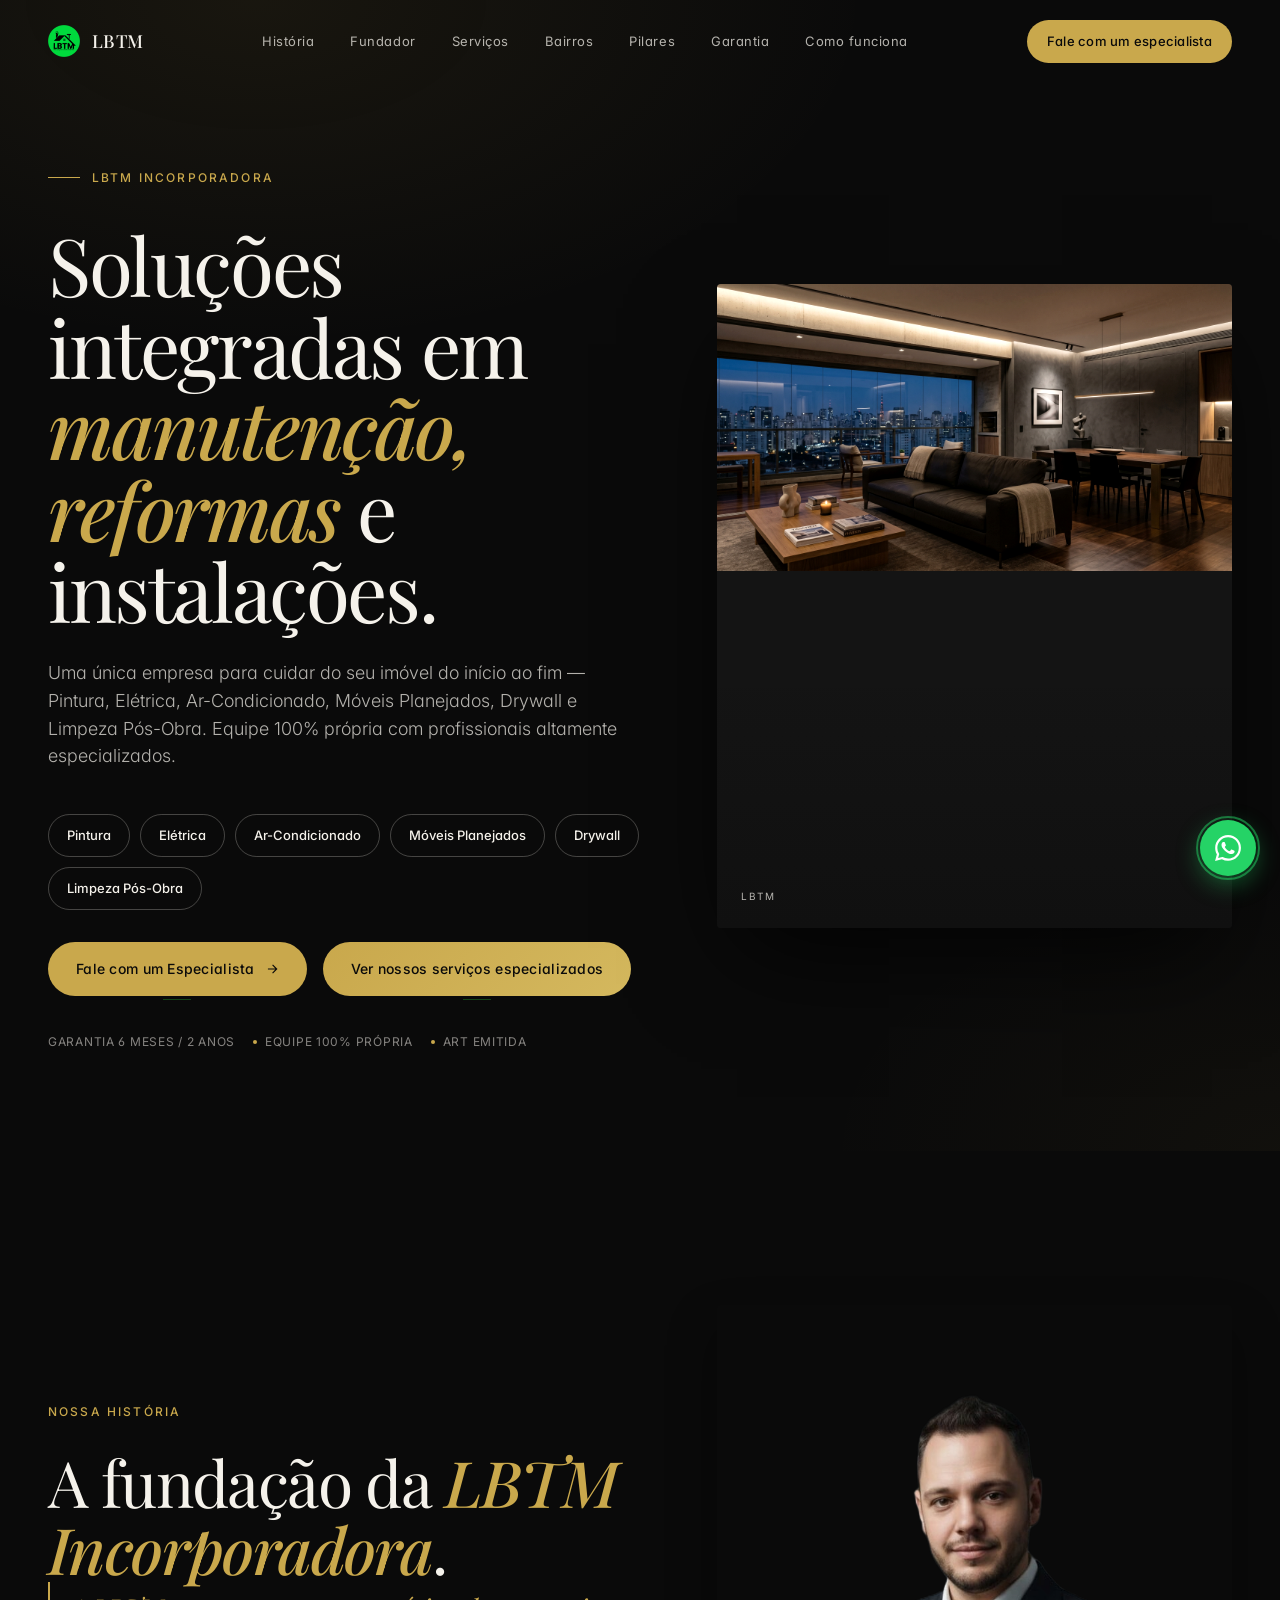
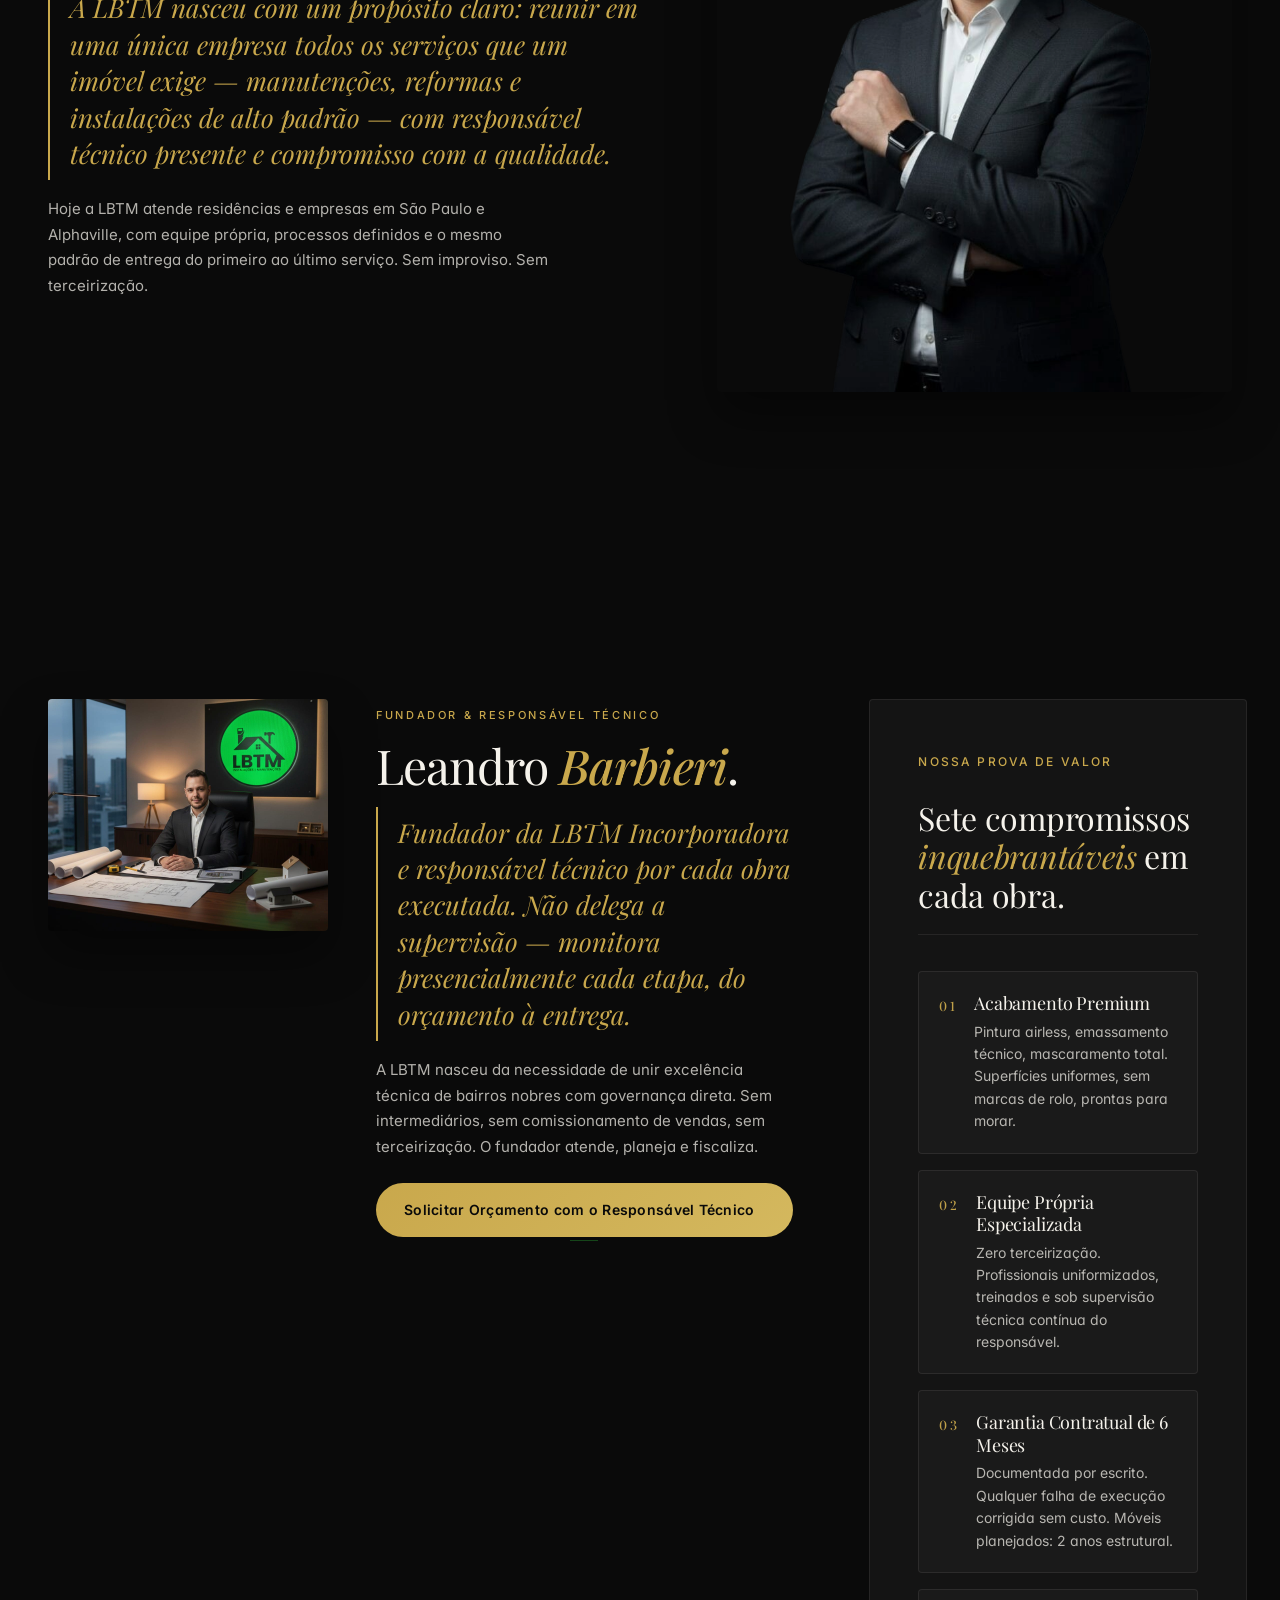
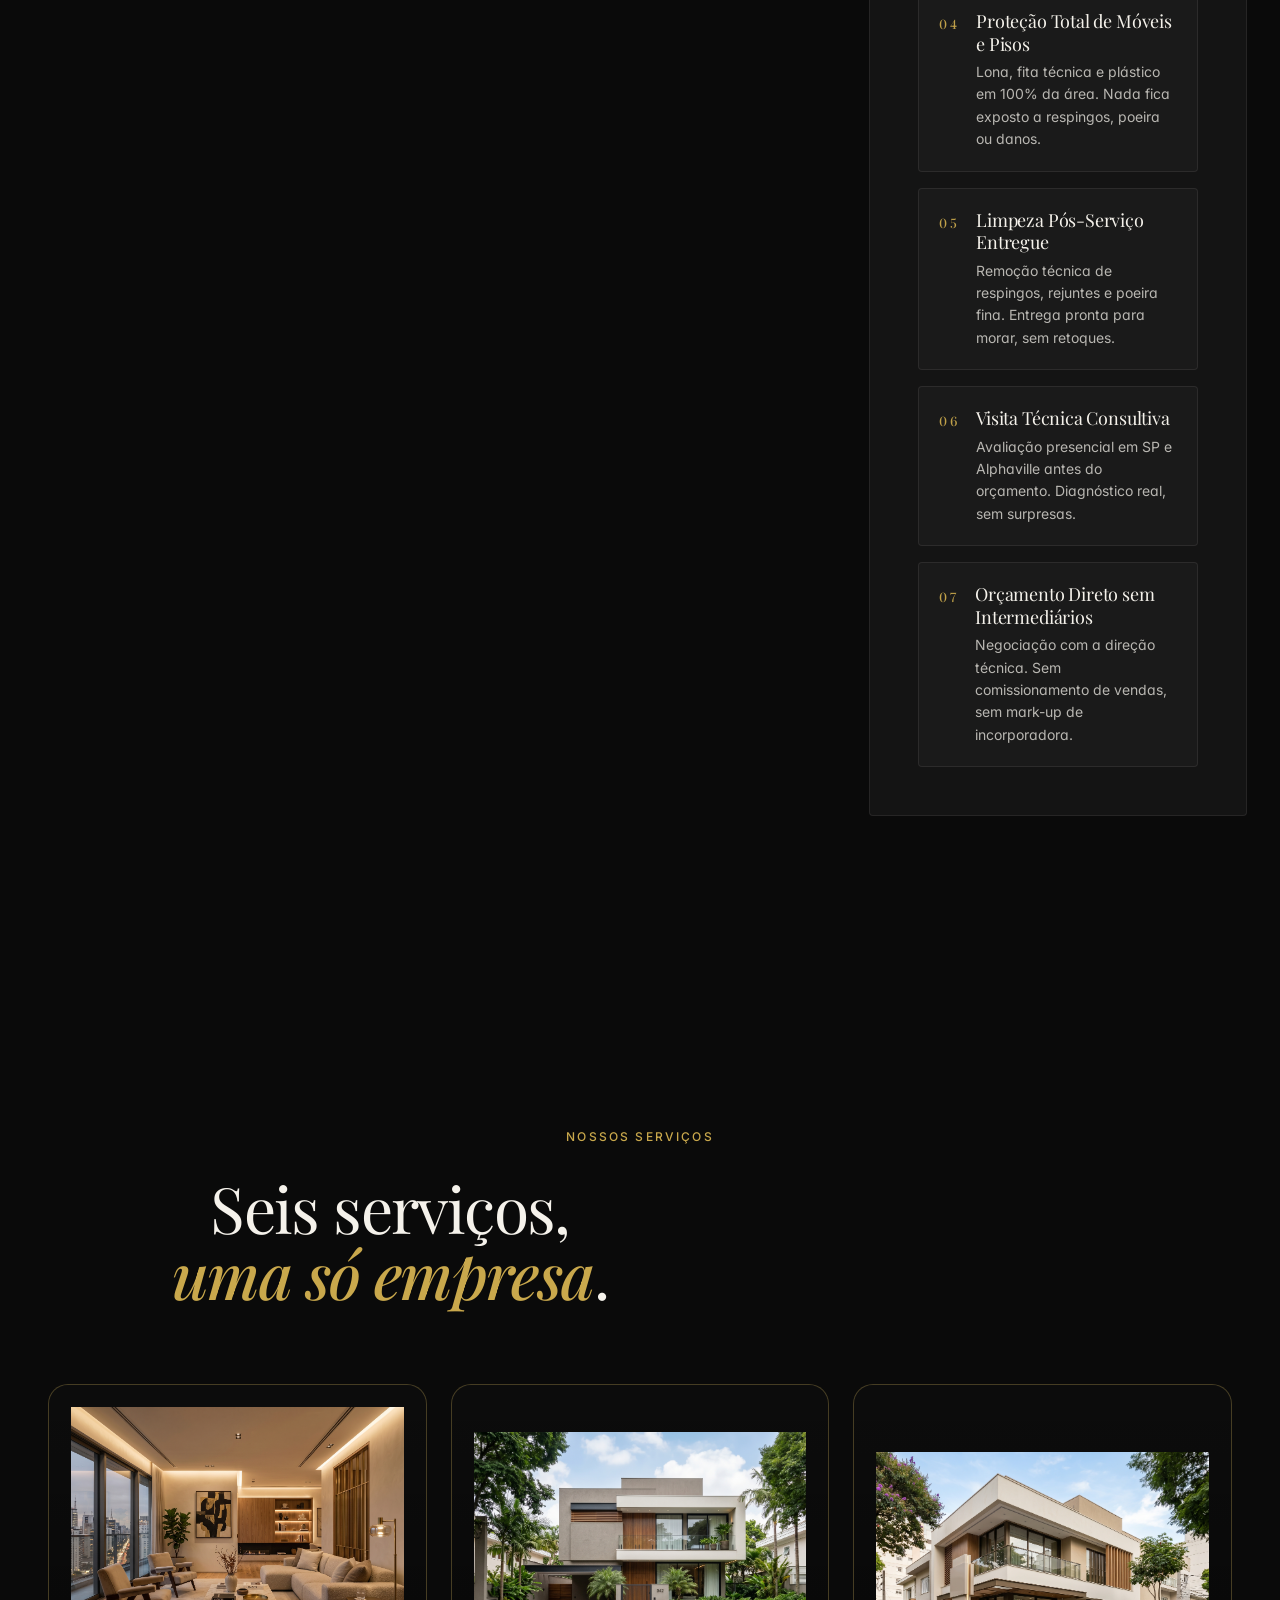
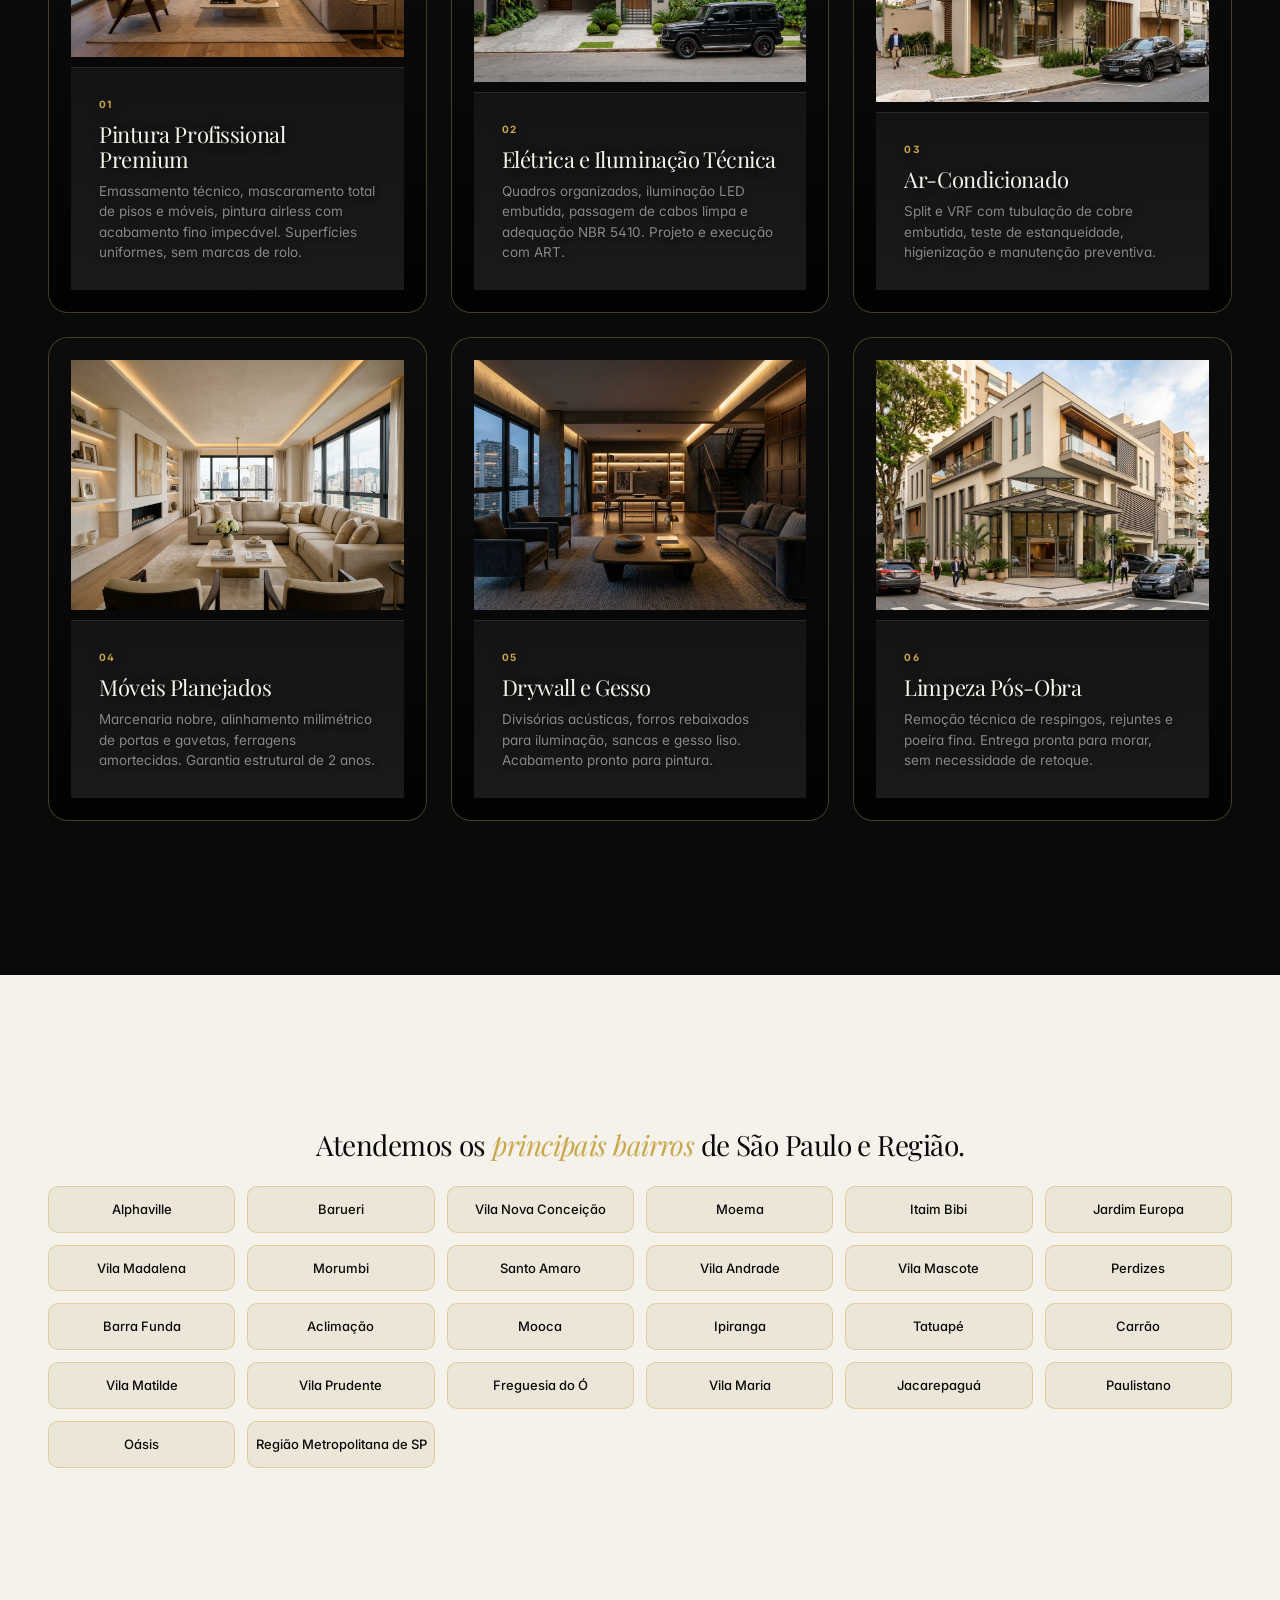
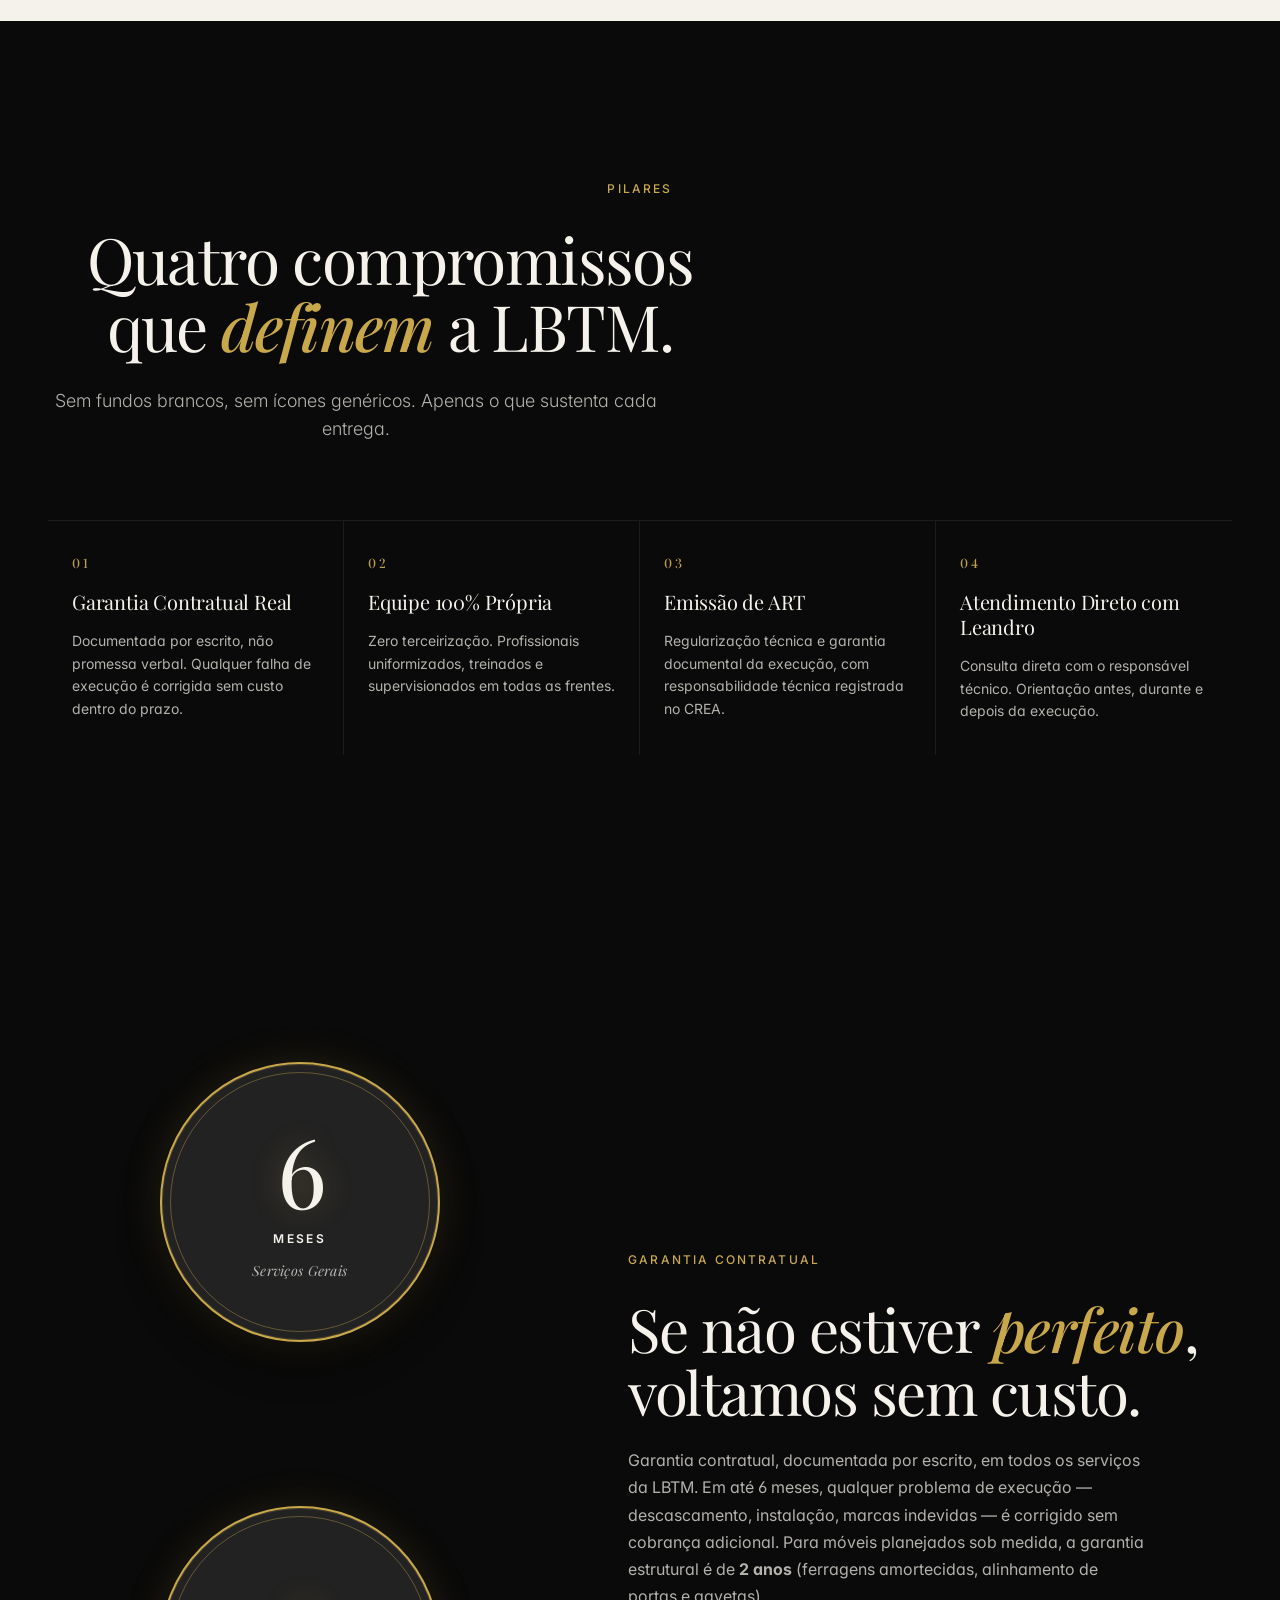
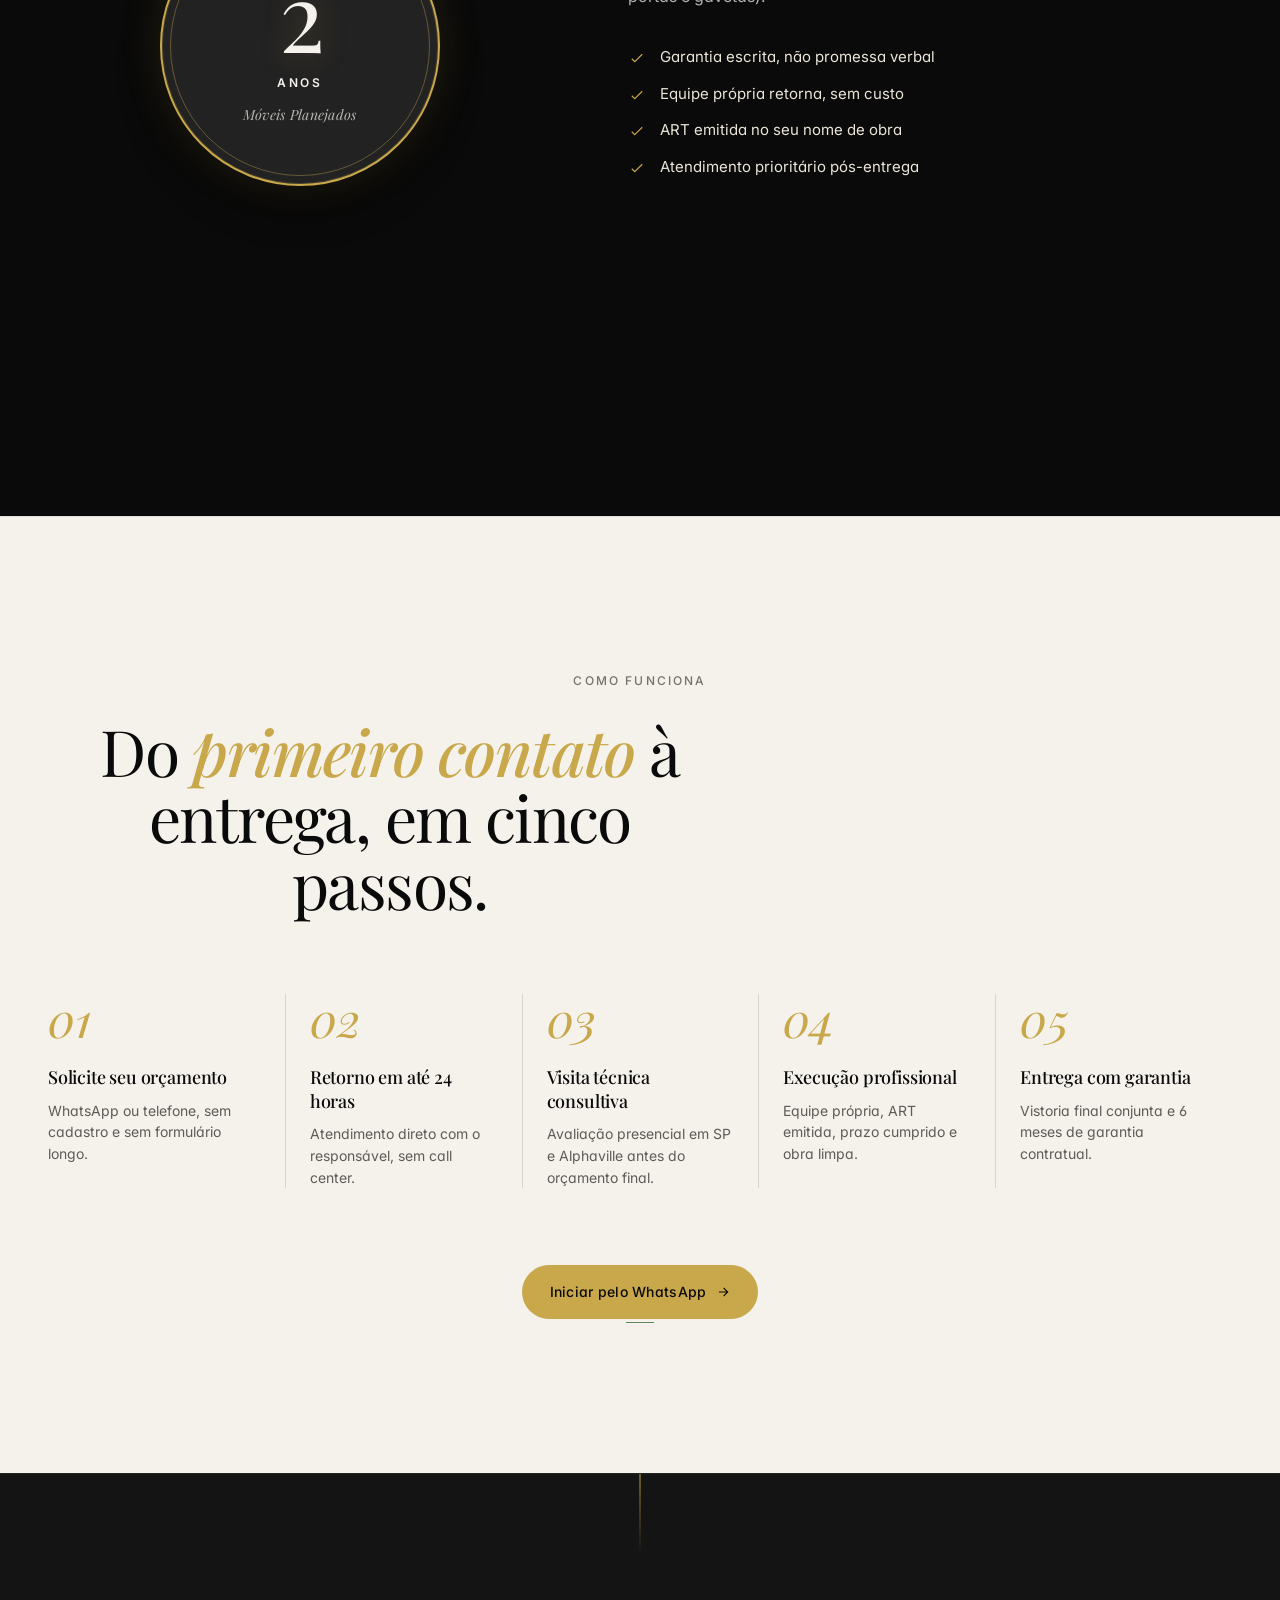
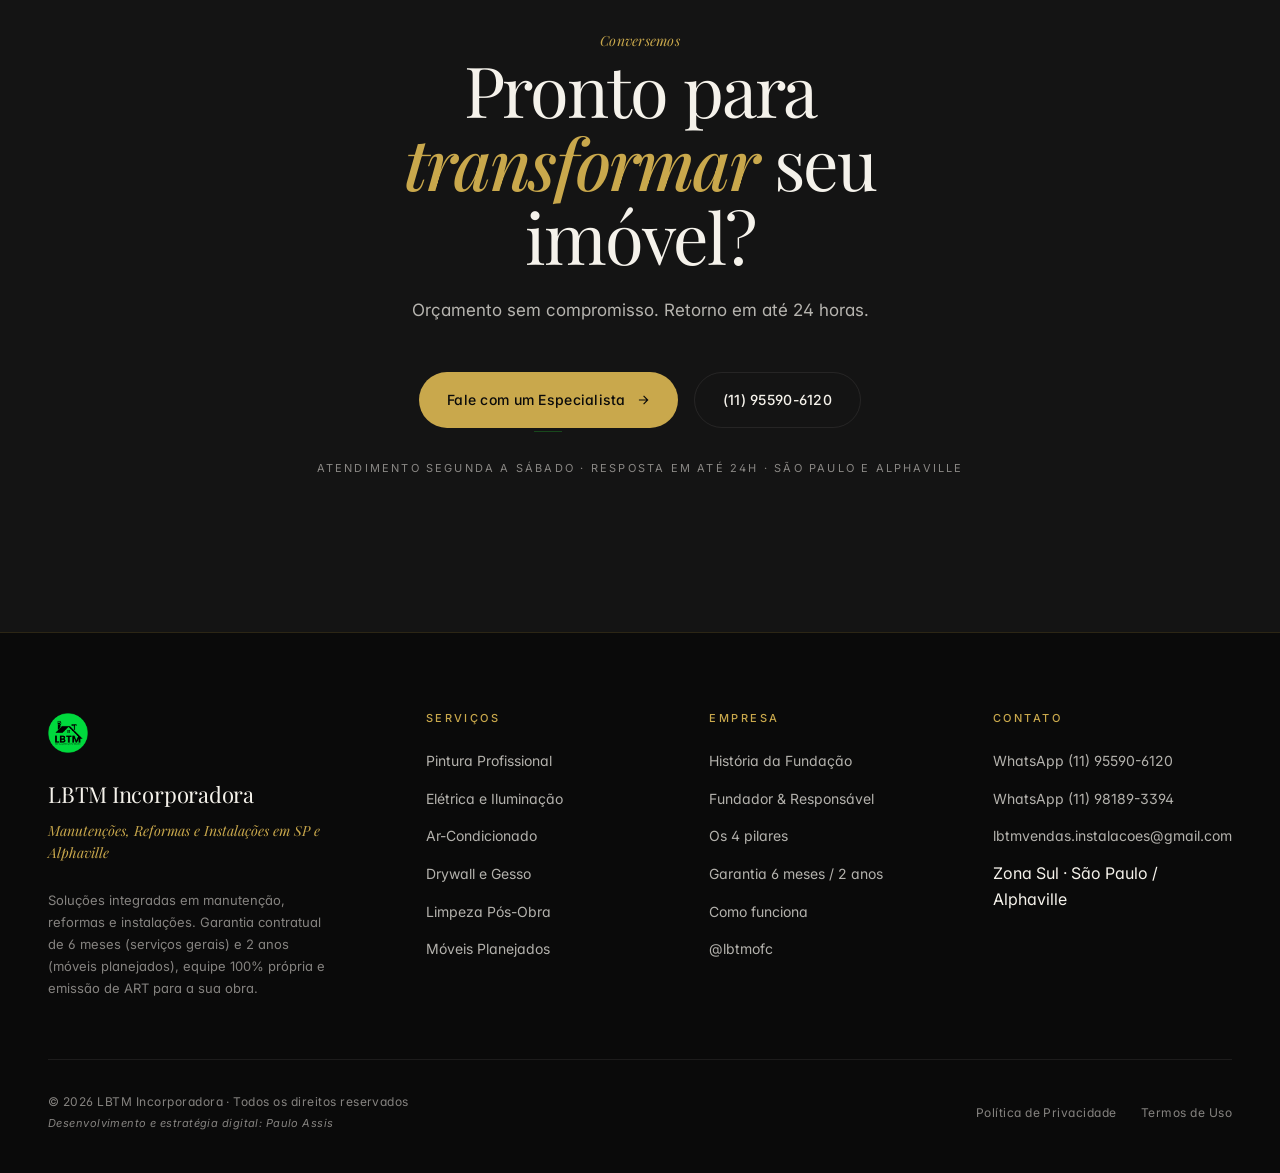
<file: hub_matriz_lbtm/index.html>
<!DOCTYPE html>
<html lang="pt-BR" class="no-js">
<head>
  <meta charset="UTF-8">
  <meta name="viewport" content="width=device-width, initial-scale=1.0">
  <title>LBTM Incorporadora · Manutenções, Reformas e Instalações em SP e Alphaville</title>
  <meta name="description" content="LBTM Incorporadora — soluções integradas em manutenção, reformas e instalações em São Paulo e Alphaville. Garantia contratual de 6 meses (serviços gerais) e 2 anos (móveis planejados), equipe 100% própria, ART emitida. Atendimento direto com Leandro Barbieri.">
  <meta name="keywords" content="LBTM incorporadora, manutenção residencial SP, reforma Alphaville, pintura premium, eletricista, ar-condicionado, drywall, gesso, limpeza pós-obra, móveis planejados, ART obra, Leandro Barbieri">
  <meta name="robots" content="index, follow">
  <link rel="canonical" href="https://lbtmincorporadora.com.br/">

  <!-- Open Graph -->
  <meta property="og:title" content="LBTM Incorporadora · Soluções Integradas em SP e Alphaville">
  <meta property="og:description" content="Garantia 6 meses (serviços gerais) e 2 anos (móveis planejados). Equipe 100% própria, ART emitida. Atendimento direto com Leandro Barbieri.">
  <meta property="og:type" content="website">
  <meta property="og:url" content="https://lbtmincorporadora.com.br/">
  <meta property="og:image" content="assets/landing-pintura/hero/hero-principal%20(1).jpeg">
  <meta property="og:locale" content="pt_BR">

  <!-- Twitter Card -->
  <meta name="twitter:card" content="summary_large_image">
  <meta name="twitter:title" content="LBTM Incorporadora · Soluções Integradas em SP e Alphaville">
  <meta name="twitter:description" content="Garantia 6 meses (serviços gerais) e 2 anos (móveis planejados). Equipe 100% própria, ART emitida. Atendimento direto com Leandro Barbieri.">
  <meta name="twitter:image" content="assets/landing-pintura/hero/hero-principal%20(1).jpeg">

  <!-- Favicon -->
  <link rel="icon" type="image/png" href="assets/logo%20da%20empresa%20LBTM.png">

  <!-- Preconnect & Fonts -->
  <link rel="preconnect" href="https://fonts.googleapis.com">
  <link rel="preconnect" href="https://fonts.gstatic.com" crossorigin>
  <link rel="preload" as="style" href="https://fonts.googleapis.com/css2?family=Playfair+Display:ital,wght@0,400..700;1,400..700&family=Fraunces:ital,opsz,wght@0,9..144,300..600;1,9..144,300..600&family=Inter:wght@300;400;500;600;700&display=swap">
  <link href="https://fonts.googleapis.com/css2?family=Playfair+Display:ital,wght@0,400..700;1,400..700&family=Fraunces:ital,opsz,wght@0,9..144,300..600;1,9..144,300..600&family=Inter:wght@300;400;500;600;700&display=swap" rel="stylesheet">

  <!-- Stylesheet -->
  <link rel="stylesheet" href="css/style.css">

  <!-- Estilos de conversão: selos glassmorphism, grid de serviços e marquee -->
  <style>
    .badges-row {
      display: grid;
      grid-template-columns: repeat(auto-fit, minmax(220px, 1fr));
      gap: 14px;
      margin-top: 28px;
    }
    .badge {
      display: flex;
      align-items: flex-start;
      gap: 12px;
      padding: 14px 16px;
      border-radius: 16px;
      background: linear-gradient(135deg, rgba(201,168,76,0.16), rgba(201,168,76,0.05));
      border: 1px solid rgba(201,168,76,0.32);
      backdrop-filter: blur(14px);
      -webkit-backdrop-filter: blur(14px);
      box-shadow: 0 8px 32px rgba(0,0,0,0.28);
    }
    .badge__icon {
      font-size: 22px;
      line-height: 1;
      filter: drop-shadow(0 0 8px rgba(201,168,76,0.5));
    }
    .badge__title {
      font-family: var(--sans);
      font-size: 10px;
      font-weight: 800;
      letter-spacing: 0.08em;
      text-transform: uppercase;
      color: var(--gold);
      line-height: 1.3;
    }
    .badge__text {
      font-family: var(--sans);
      font-size: 12px;
      color: var(--cream-3);
      margin-top: 3px;
      line-height: 1.45;
    }

    .services-grid {
      display: grid;
      grid-template-columns: repeat(3, 1fr);
      gap: 20px;
      margin-top: 48px;
    }
    .service-card {
      position: relative;
      display: flex;
      flex-direction: column;
      justify-content: flex-end;
      gap: 10px;
      min-height: 230px;
      padding: 22px;
      border-radius: 20px;
      overflow: hidden;
      background-size: cover;
      background-position: center;
      border: 1px solid rgba(201,168,76,0.28);
      text-decoration: none;
      isolation: isolate;
      transition: transform 0.3s var(--ease), box-shadow 0.3s var(--ease), border-color 0.3s var(--ease);
    }
    .service-card::before {
      content: "";
      position: absolute;
      inset: 0;
      z-index: -1;
      background: linear-gradient(to top, rgba(0,0,0,0.92) 0%, rgba(0,0,0,0.6) 45%, rgba(0,0,0,0.4) 100%);
    }
    .service-card::after {
      content: "";
      position: absolute;
      inset: 0;
      z-index: -1;
      background: rgba(201,168,76,0.08);
      opacity: 0;
      transition: opacity 0.3s var(--ease);
    }
    .service-card:hover {
      transform: translateY(-6px);
      border-color: rgba(201,168,76,0.6);
      box-shadow: 0 16px 48px rgba(0,0,0,0.5);
    }
    .service-card:hover::after { opacity: 1; }
    .service-card__num {
      font-family: var(--sans);
      font-size: 10px;
      font-weight: 700;
      letter-spacing: 0.14em;
      color: var(--gold);
      text-transform: uppercase;
      text-shadow: 0 2px 8px rgba(0,0,0,0.6);
    }
    .service-card__title {
      font-family: var(--serif);
      font-size: 22px;
      color: var(--cream);
      line-height: 1.12;
      text-shadow: 0 2px 10px rgba(0,0,0,0.6);
    }
    .service-card__text {
      font-family: var(--sans);
      font-size: 13.5px;
      color: var(--cream-4);
      line-height: 1.5;
      text-shadow: 0 1px 6px rgba(0,0,0,0.6);
    }
    .service-card__btn {
      display: inline-flex;
      align-items: center;
      gap: 8px;
      align-self: flex-start;
      font-family: var(--sans);
      font-size: 12px;
      font-weight: 700;
      letter-spacing: 0.04em;
      color: var(--noir);
      background: linear-gradient(135deg, var(--gold), var(--gold-2));
      padding: 11px 18px;
      border-radius: 10px;
      margin-top: 4px;
      transition: transform 0.25s var(--ease), box-shadow 0.25s var(--ease);
    }
    .service-card__btn:hover {
      transform: translateY(-2px);
      box-shadow: 0 10px 28px rgba(201,168,76,0.38);
    }
    @media (max-width: 980px) {
      .services-grid { grid-template-columns: repeat(2, 1fr); }
    }
    @media (max-width: 640px) {
      .services-grid { grid-template-columns: 1fr; }
      .service-card { min-height: 200px; }
    }

    .marquee {
      overflow: hidden;
      border-top: 1px solid var(--hairline-light);
      border-bottom: 1px solid var(--hairline-light);
      padding: 18px 0;
      -webkit-mask-image: linear-gradient(90deg, transparent, #000 8%, #000 92%, transparent);
      mask-image: linear-gradient(90deg, transparent, #000 8%, #000 92%, transparent);
    }
    .marquee__track {
      display: flex;
      gap: 36px;
      width: max-content;
      animation: marquee-scroll 46s linear infinite;
    }
    .marquee__tag {
      display: inline-flex;
      align-items: center;
      gap: 10px;
      font-family: var(--sans);
      font-size: 13px;
      font-weight: 600;
      letter-spacing: 0.06em;
      text-transform: uppercase;
      color: var(--cream-3);
      white-space: nowrap;
    }
    .marquee__tag::before {
      content: "";
      width: 6px;
      height: 6px;
      border-radius: 50%;
      background: var(--gold);
    }
    @keyframes marquee-scroll {
      from { transform: translateX(0); }
      to { transform: translateX(-50%); }
    }
    .services-grid__head {
      display: flex;
      align-items: flex-end;
      justify-content: space-between;
      gap: 24px;
      flex-wrap: wrap;
      margin-top: 64px;
    }
    .services-grid__title {
      font-family: var(--serif);
      font-size: clamp(30px, 4vw, 48px);
      line-height: 1.05;
      letter-spacing: -0.02em;
      color: var(--cream);
      max-width: 20ch;
    }
    .services-grid__title em { font-style: italic; color: var(--gold); }
    .services-grid__lead {
      font-family: var(--sans);
      font-size: 15px;
      font-weight: 300;
      color: var(--cream-3);
      max-width: 38ch;
    }
    @media (max-width: 980px) {
      .services-grid { grid-template-columns: repeat(2, 1fr); }
    }
    @media (max-width: 640px) {
      .services-grid { grid-template-columns: 1fr; }
      .badges-row { grid-template-columns: 1fr; }
    }
  </style>

  <!-- Google Tag Manager -->
  <script>(function(w,d,s,l,i){w[l]=w[l]||[];w[l].push({'gtm.start': new Date().getTime(),event:'gtm.js'});var f=d.getElementsByTagName(s)[0],j=d.createElement(s),dl=l!='dataLayer'?'&l='+l:'';j.async=true;j.src='https://www.googletagmanager.com/gtm.js?id='+i+dl;f.parentNode.insertBefore(j,f);})(window,document,'script','dataLayer','GTM-M7HWMWJP');</script>

  <!-- Schema.org -->
  <script type="application/ld+json">
  {
    "@context": "https://schema.org",
    "@type": "HomeAndConstructionBusiness",
    "name": "LBTM Incorporadora",
    "slogan": "Manutenções em Geral",
    "image": "assets/logo%20da%20empresa%20LBTM.png",
    "founder": { "@type": "Person", "name": "Leandro Barbieri" },
    "address": {
      "@type": "PostalAddress",
      "addressLocality": "Sao Paulo",
      "addressRegion": "SP",
      "addressCountry": "BR"
    },
    "telephone": "+5511955906120",
    "email": "lbtmvendas.instalacoes@gmail.com",
    "url": "https://lbtmincorporadora.com.br",
    "areaServed": ["São Paulo", "Alphaville"],
    "contactPoint": [
      { "@type": "ContactPoint", "telephone": "+55-11-95590-6120", "contactType": "sales" },
      { "@type": "ContactPoint", "telephone": "+55-11-98189-3394", "contactType": "sales" }
    ],
    "sameAs": ["https://instagram.com/lbtmofc"],
    "makesOffer": [
      { "@type": "Offer", "itemOffered": { "@type": "Service", "name": "Eletricista e Iluminação Técnica" } },
      { "@type": "Offer", "itemOffered": { "@type": "Service", "name": "Pintura, Restauração e Fachada" } },
      { "@type": "Offer", "itemOffered": { "@type": "Service", "name": "Ar-Condicionado" } },
      { "@type": "Offer", "itemOffered": { "@type": "Service", "name": "Drywall, Forro, Sanca e Gesso Liso" } },
      { "@type": "Offer", "itemOffered": { "@type": "Service", "name": "Limpeza Pós-Obra" } },
      { "@type": "Offer", "itemOffered": { "@type": "Service", "name": "Móveis Planejados e Montagem" } },
      { "@type": "Offer", "itemOffered": { "@type": "Service", "name": "Encanador e Instalações Hidráulicas" } },
      { "@type": "Offer", "itemOffered": { "@type": "Service", "name": "Automação Residencial e Alexa" } }
    ]
  }
  </script>
</head>
<body>
  <!-- ============================================
       NAVBAR
       ============================================ -->
  <header class="nav" id="nav">
    <div class="container nav__inner">
      <a href="#hero" class="nav__logo" aria-label="LBTM Incorporadora — Página inicial">
        <img src="assets/logo%20da%20empresa%20LBTM.png" alt="LBTM">
        <span>LBTM</span>
      </a>
      <nav class="nav__menu" aria-label="Navegação principal">
        <a href="#historia">História</a>
        <a href="#fundador">Fundador</a>
        <a href="#servicos">Serviços</a>
        <a href="#bairros">Bairros</a>
        <a href="#pilares">Pilares</a>
        <a href="#garantia">Garantia</a>
        <a href="#processo">Como funciona</a>
      </nav>
      <a href="https://wa.me/5511955906120?text=Ol%C3%A1!%20Quero%20um%20or%C3%A7amento%20com%20a%20LBTM%20Incorporadora." class="nav__cta">
        Fale com um especialista
      </a>
    </div>
  </header>

  <main>
<!-- ============================================
         1. HERO
         ============================================ -->
      <section class="hero" id="hero">
        <div class="container hero__inner">
          <div class="hero__content">
            <span class="hero__eyebrow">LBTM Incorporadora</span>
            <h1 class="hero__title">Soluções integradas em <em>manutenção, reformas</em> e instalações.</h1>
            <p class="hero__subtitle">Uma única empresa para cuidar do seu imóvel do início ao fim — Pintura, Elétrica, Ar-Condicionado, Móveis Planejados, Drywall e Limpeza Pós-Obra. Equipe 100% própria com profissionais altamente especializados.</p>
            <div class="hero__services-tags">
              <a href="#servicos" class="hero__service-tag">Pintura</a>
              <a href="#servicos" class="hero__service-tag">Elétrica</a>
              <a href="#servicos" class="hero__service-tag">Ar-Condicionado</a>
              <a href="#servicos" class="hero__service-tag">Móveis Planejados</a>
              <a href="#servicos" class="hero__service-tag">Drywall</a>
              <a href="#servicos" class="hero__service-tag">Limpeza Pós-Obra</a>
            </div>
            <div class="hero__ctas">
              <a href="https://wa.me/5511955906120?text=Ol%C3%A1!%20Quero%20um%20or%C3%A7amento%20com%20a%20LBTM%20Incorporadora." class="btn btn--gold">
                Fale com um Especialista
                <svg class="btn__arrow" viewBox="0 0 24 24" fill="none" stroke="currentColor" stroke-width="2"><path d="M5 12h14M13 5l7 7-7 7"/></svg>
              </a>
              <a href="#servicos" class="btn btn--gradient">Ver nossos serviços especializados</a>
            </div>
            <div class="hero__trust">
              <span>Garantia 6 meses / 2 anos</span>
              <span>Equipe 100% própria</span>
              <span>ART emitida</span>
            </div>
          </div>
          <div class="hero__visual">
            <picture>
              <source media="(max-width: 900px)" srcset="assets/landing-pintura/hero/hero-principal%20(1).jpeg">
              <img src="assets/landing-pintura/hero/hero-principal%20(2).jpeg" alt="Living executado pela LBTM Incorporadora" loading="eager" width="800" height="1000">
            </picture>
            <div class="hero__visual-meta">
              <span>LBTM</span>
            </div>
          </div>
        </div>
      </section>

<!-- ============================================
         2. HISTÓRIA DA FUNDAÇÃO — QUEM SOMOS
         ============================================ -->
      <section class="historia" id="historia">
        <div class="container">
          <div class="historia__grid reveal">
            <div class="historia__content">
              <span class="eyebrow">Nossa História</span>
              <h2 class="section-title">A fundação da <em>LBTM Incorporadora</em>.</h2>
              <p class="historia__lead">A LBTM nasceu com um propósito claro: reunir em uma única empresa todos os serviços que um imóvel exige — manutenções, reformas e instalações de alto padrão — com responsável técnico presente e compromisso com a qualidade.</p>
              <p class="historia__text">Hoje a LBTM atende residências e empresas em São Paulo e Alphaville, com equipe própria, processos definidos e o mesmo padrão de entrega do primeiro ao último serviço. Sem improviso. Sem terceirização.</p>
            </div>
            <div class="historia__figure">
              <figure>
                <img src="assets/landing-pintura/leandro/Leandro%2001.png" alt="Leandro Barbieri, fundador da LBTM Incorporadora" loading="eager">
              </figure>
            </div>
          </div>
        </div>
      </section>

    <!-- ============================================
         3. AUTORIDADE DO FUNDADOR — LEANDRO BARBIERI
         ============================================ -->
      <section class="fundador" id="fundador">
        <div class="container">
          <div class="fundador__grid reveal">
            <!-- BLOCO 1: AUTORIDADE DO FUNDADOR -->
            <div class="fundador-block">
              <figure class="fundador-block__figure">
                <img src="assets/landing-pintura/leandro/Leandro%2002.jpeg" alt="Leandro Barbieri, fundador e responsável técnico da LBTM Incorporadora" loading="eager">
              </figure>
              <div class="fundador-block__content">
                <span class="fundador-block__eyebrow">Fundador & Responsável Técnico</span>
                <h2 class="fundador-block__name">Leandro <em>Barbieri</em>.</h2>
                <p class="fundador-block__lead">Fundador da LBTM Incorporadora e responsável técnico por cada obra executada. Não delega a supervisão — monitora presencialmente cada etapa, do orçamento à entrega.</p>
                <p class="fundador-block__text">A LBTM nasceu da necessidade de unir excelência técnica de bairros nobres com governança direta. Sem intermediários, sem comissionamento de vendas, sem terceirização. O fundador atende, planeja e fiscaliza.</p>
                <a href="https://wa.me/5511955906120?text=Ol%C3%A1!%20Quero%20solicitar%20or%C3%A7amento%20com%20o%20respons%C3%A1vel%20t%C3%A9cnico%20Leandro%20Barbieri." class="btn btn--gold fundador-block__cta">
                  Solicitar Orçamento com o Responsável Técnico
                  <svg class="btn__arrow" viewBox="0 0 24 24" fill="none" stroke="currentColor" stroke-width="2"><path d="M5 12h14M13 5l7 7-7 7"/></svg>
                </a>
              </div>
            </div>

            <!-- BLOCO 2: PROVA DE VALOR — 7 COMPROMISSOS -->
            <div class="compromissos-block">
              <div class="compromissos-block__head">
                <span class="eyebrow">Nossa Prova de Valor</span>
                <h3 class="compromissos-block__title">Sete compromissos <em>inquebrantáveis</em> em cada obra.</h3>
              </div>
              <ul class="compromissos-list">
                <li class="compromisso reveal">
                  <span class="compromisso__num">01</span>
                  <div class="compromisso__content">
                    <h4 class="compromisso__title">Acabamento Premium</h4>
                    <p class="compromisso__text">Pintura airless, emassamento técnico, mascaramento total. Superfícies uniformes, sem marcas de rolo, prontas para morar.</p>
                  </div>
                </li>
                <li class="compromisso reveal">
                  <span class="compromisso__num">02</span>
                  <div class="compromisso__content">
                    <h4 class="compromisso__title">Equipe Própria Especializada</h4>
                    <p class="compromisso__text">Zero terceirização. Profissionais uniformizados, treinados e sob supervisão técnica contínua do responsável.</p>
                  </div>
                </li>
                <li class="compromisso reveal">
                  <span class="compromisso__num">03</span>
                  <div class="compromisso__content">
                    <h4 class="compromisso__title">Garantia Contratual de 6 Meses</h4>
                    <p class="compromisso__text">Documentada por escrito. Qualquer falha de execução corrigida sem custo. Móveis planejados: 2 anos estrutural.</p>
                  </div>
                </li>
                <li class="compromisso reveal">
                  <span class="compromisso__num">04</span>
                  <div class="compromisso__content">
                    <h4 class="compromisso__title">Proteção Total de Móveis e Pisos</h4>
                    <p class="compromisso__text">Lona, fita técnica e plástico em 100% da área. Nada fica exposto a respingos, poeira ou danos.</p>
                  </div>
                </li>
                <li class="compromisso reveal">
                  <span class="compromisso__num">05</span>
                  <div class="compromisso__content">
                    <h4 class="compromisso__title">Limpeza Pós-Serviço Entregue</h4>
                    <p class="compromisso__text">Remoção técnica de respingos, rejuntes e poeira fina. Entrega pronta para morar, sem retoques.</p>
                  </div>
                </li>
                <li class="compromisso reveal">
                  <span class="compromisso__num">06</span>
                  <div class="compromisso__content">
                    <h4 class="compromisso__title">Visita Técnica Consultiva</h4>
                    <p class="compromisso__text">Avaliação presencial em SP e Alphaville antes do orçamento. Diagnóstico real, sem surpresas.</p>
                  </div>
                </li>
                <li class="compromisso reveal">
                  <span class="compromisso__num">07</span>
                  <div class="compromisso__content">
                    <h4 class="compromisso__title">Orçamento Direto sem Intermediários</h4>
                    <p class="compromisso__text">Negociação com a direção técnica. Sem comissionamento de vendas, sem mark-up de incorporadora.</p>
                  </div>
                </li>
              </ul>
            </div>
          </div>
        </div>
      </section>

    <!-- ============================================
         3. NOSSOS SERVIÇOS — 6 CARDS UNIFICADOS (FOTO + BLOCO ESCURO)
         ============================================ -->
      <section class="services" id="servicos">
        <div class="container">
          <div class="services__head reveal">
            <span class="eyebrow">Nossos Serviços</span>
            <h2 class="section-title">Seis serviços,<br><em>uma só empresa</em>.</h2>
          </div>
          <div class="services__grid">
            <a class="service-card reveal" href="pintura/" aria-label="Pintura Profissional Premium">
              <div class="service-card__image" style="background-image:url('assets/images/card-pintura.jpg');"></div>
              <div class="service-card__content">
                <span class="service-card__num">01</span>
                <h3 class="service-card__title">Pintura Profissional Premium</h3>
                <p class="service-card__text">Emassamento técnico, mascaramento total de pisos e móveis, pintura airless com acabamento fino impecável. Superfícies uniformes, sem marcas de rolo.</p>
              </div>
            </a>
            <a class="service-card reveal" href="eletrica/" aria-label="Elétrica e Iluminação Técnica">
              <div class="service-card__image" style="background-image:url('assets/images/card-eletrica.webp');"></div>
              <div class="service-card__content">
                <span class="service-card__num">02</span>
                <h3 class="service-card__title">Elétrica e Iluminação Técnica</h3>
                <p class="service-card__text">Quadros organizados, iluminação LED embutida, passagem de cabos limpa e adequação NBR 5410. Projeto e execução com ART.</p>
              </div>
            </a>
            <a class="service-card reveal" href="ar-condicionado/" aria-label="Ar-Condicionado">
              <div class="service-card__image" style="background-image:url('assets/images/card-ar.webp');"></div>
              <div class="service-card__content">
                <span class="service-card__num">03</span>
                <h3 class="service-card__title">Ar-Condicionado</h3>
                <p class="service-card__text">Split e VRF com tubulação de cobre embutida, teste de estanqueidade, higienização e manutenção preventiva.</p>
              </div>
            </a>
            <a class="service-card reveal" href="moveis-planejados/" aria-label="Móveis Planejados Sob Medida">
              <div class="service-card__image" style="background-image:url('assets/images/card-moveis.jpg');"></div>
              <div class="service-card__content">
                <span class="service-card__num">04</span>
                <h3 class="service-card__title">Móveis Planejados</h3>
                <p class="service-card__text">Marcenaria nobre, alinhamento milimétrico de portas e gavetas, ferragens amortecidas. Garantia estrutural de 2 anos.</p>
              </div>
            </a>
            <a class="service-card reveal" href="drywall-gesso/" aria-label="Drywall, Forros e Gesso">
              <div class="service-card__image" style="background-image:url('assets/images/card-drywall.jpg');"></div>
              <div class="service-card__content">
                <span class="service-card__num">05</span>
                <h3 class="service-card__title">Drywall e Gesso</h3>
                <p class="service-card__text">Divisórias acústicas, forros rebaixados para iluminação, sancas e gesso liso. Acabamento pronto para pintura.</p>
              </div>
            </a>
            <a class="service-card reveal" href="limpeza-pos-obra/" aria-label="Limpeza Pós-Obra">
              <div class="service-card__image" style="background-image:url('assets/images/card-limpeza.webp');"></div>
              <div class="service-card__content">
                <span class="service-card__num">06</span>
                <h3 class="service-card__title">Limpeza Pós-Obra</h3>
                <p class="service-card__text">Remoção técnica de respingos, rejuntes e poeira fina. Entrega pronta para morar, sem necessidade de retoque.</p>
              </div>
            </a>
          </div>
        </div>
      </section>

    <!-- ============================================
         4. BAIRROS ATENDIDOS — GRADE FIXA 26
         ============================================ -->
      <section class="neighborhoods" id="bairros">
        <div class="container">
          <div class="neighborhoods-grid reveal">
            <h3 class="neighborhoods__title">Atendemos os <em>principais bairros</em> de São Paulo e Região.</h3>
            <div class="neighborhoods__grid">
              <span class="neighborhood-tag">Alphaville</span>
              <span class="neighborhood-tag">Barueri</span>
              <span class="neighborhood-tag">Vila Nova Conceição</span>
              <span class="neighborhood-tag">Moema</span>
              <span class="neighborhood-tag">Itaim Bibi</span>
              <span class="neighborhood-tag">Jardim Europa</span>
              <span class="neighborhood-tag">Vila Madalena</span>
              <span class="neighborhood-tag">Morumbi</span>
              <span class="neighborhood-tag">Santo Amaro</span>
              <span class="neighborhood-tag">Vila Andrade</span>
              <span class="neighborhood-tag">Vila Mascote</span>
              <span class="neighborhood-tag">Perdizes</span>
              <span class="neighborhood-tag">Barra Funda</span>
              <span class="neighborhood-tag">Aclimação</span>
              <span class="neighborhood-tag">Mooca</span>
              <span class="neighborhood-tag">Ipiranga</span>
              <span class="neighborhood-tag">Tatuapé</span>
              <span class="neighborhood-tag">Carrão</span>
              <span class="neighborhood-tag">Vila Matilde</span>
              <span class="neighborhood-tag">Vila Prudente</span>
              <span class="neighborhood-tag">Freguesia do Ó</span>
              <span class="neighborhood-tag">Vila Maria</span>
              <span class="neighborhood-tag">Jacarepaguá</span>
              <span class="neighborhood-tag">Paulistano</span>
              <span class="neighborhood-tag">Oásis</span>
              <span class="neighborhood-tag">Região Metropolitana de SP</span>
            </div>
          </div>
        </div>
      </section>

    <!-- ============================================
         5. QUATRO PILARES INSTITUCIONAIS
         ============================================ -->
      <section class="pillars" id="pilares">
        <div class="container">
          <div class="pillars__head reveal">
            <span class="eyebrow">Pilares</span>
            <h2 class="section-title">Quatro compromissos que <em>definem</em> a LBTM.</h2>
            <p class="section-lead">Sem fundos brancos, sem ícones genéricos. Apenas o que sustenta cada entrega.</p>
          </div>
          <div class="pillars__grid">
            <div class="pillar reveal">
              <span class="pillar__num">01</span>
              <h3 class="pillar__title">Garantia Contratual Real</h3>
              <p class="pillar__text">Documentada por escrito, não promessa verbal. Qualquer falha de execução é corrigida sem custo dentro do prazo.</p>
            </div>
            <div class="pillar reveal">
              <span class="pillar__num">02</span>
              <h3 class="pillar__title">Equipe 100% Própria</h3>
              <p class="pillar__text">Zero terceirização. Profissionais uniformizados, treinados e supervisionados em todas as frentes.</p>
            </div>
            <div class="pillar reveal">
              <span class="pillar__num">03</span>
              <h3 class="pillar__title">Emissão de ART</h3>
              <p class="pillar__text">Regularização técnica e garantia documental da execução, com responsabilidade técnica registrada no CREA.</p>
            </div>
            <div class="pillar reveal">
              <span class="pillar__num">04</span>
              <h3 class="pillar__title">Atendimento Direto com Leandro</h3>
              <p class="pillar__text">Consulta direta com o responsável técnico. Orientação antes, durante e depois da execução.</p>
            </div>
          </div>
        </div>
</section>

<!-- ============================================
         6. GARANTIA — SELOS DESTACADOS (FUNDO ESCURO)
         ============================================ -->
      <section class="guarantee guarantee--dark" id="garantia">
        <div class="container guarantee__inner">
          <div class="guarantee__seals-row">
            <div class="guarantee__seal reveal">
              <div class="guarantee__seal-circle">
                <span class="guarantee__seal-num">6</span>
                <span class="guarantee__seal-label">Meses</span>
                <span class="guarantee__seal-sub">Serviços Gerais</span>
              </div>
            </div>
            <div class="guarantee__seal reveal">
              <div class="guarantee__seal-circle">
                <span class="guarantee__seal-num">2</span>
                <span class="guarantee__seal-label">Anos</span>
                <span class="guarantee__seal-sub">Móveis Planejados</span>
              </div>
            </div>
          </div>
          <div class="reveal">
            <span class="eyebrow">Garantia contratual</span>
            <h2 class="guarantee__title">Se não estiver <em>perfeito</em>, voltamos sem custo.</h2>
            <p class="guarantee__text">Garantia contratual, documentada por escrito, em todos os serviços da LBTM. Em até 6 meses, qualquer problema de execução — descascamento, instalação, marcas indevidas — é corrigido sem cobrança adicional. Para móveis planejados sob medida, a garantia estrutural é de <strong>2 anos</strong> (ferragens amortecidas, alinhamento de portas e gavetas).</p>
            <ul class="guarantee__list">
              <li>
                <svg viewBox="0 0 24 24" fill="none" stroke="currentColor" stroke-width="1.5"><path d="M5 13l4 4L19 7"/></svg>
                <span>Garantia escrita, não promessa verbal</span>
              </li>
              <li>
                <svg viewBox="0 0 24 24" fill="none" stroke="currentColor" stroke-width="1.5"><path d="M5 13l4 4L19 7"/></svg>
                <span>Equipe própria retorna, sem custo</span>
              </li>
              <li>
                <svg viewBox="0 0 24 24" fill="none" stroke="currentColor" stroke-width="1.5"><path d="M5 13l4 4L19 7"/></svg>
                <span>ART emitida no seu nome de obra</span>
              </li>
              <li>
                <svg viewBox="0 0 24 24" fill="none" stroke="currentColor" stroke-width="1.5"><path d="M5 13l4 4L19 7"/></svg>
                <span>Atendimento prioritário pós-entrega</span>
              </li>
            </ul>
          </div>
        </div>
      </section>

    <!-- ============================================
         5. COMO FUNCIONA
         ============================================ -->
    <section class="process" id="processo">
      <div class="container">
        <div class="process__head reveal">
          <span class="eyebrow">Como funciona</span>
          <h2 class="section-title">Do <em>primeiro contato</em> à entrega, em cinco passos.</h2>
        </div>
        <ol class="process__steps">
          <li class="process__step reveal">
            <span class="process__num">01</span>
            <h3 class="process__title">Solicite seu orçamento</h3>
            <p class="process__text">WhatsApp ou telefone, sem cadastro e sem formulário longo.</p>
          </li>
          <li class="process__step reveal">
            <span class="process__num">02</span>
            <h3 class="process__title">Retorno em até 24 horas</h3>
            <p class="process__text">Atendimento direto com o responsável, sem call center.</p>
          </li>
          <li class="process__step reveal">
            <span class="process__num">03</span>
            <h3 class="process__title">Visita técnica consultiva</h3>
            <p class="process__text">Avaliação presencial em SP e Alphaville antes do orçamento final.</p>
          </li>
          <li class="process__step reveal">
            <span class="process__num">04</span>
            <h3 class="process__title">Execução profissional</h3>
            <p class="process__text">Equipe própria, ART emitida, prazo cumprido e obra limpa.</p>
          </li>
          <li class="process__step reveal">
            <span class="process__num">05</span>
            <h3 class="process__title">Entrega com garantia</h3>
            <p class="process__text">Vistoria final conjunta e 6 meses de garantia contratual.</p>
          </li>
        </ol>
        <div class="process__cta reveal">
          <a href="https://wa.me/5511955906120?text=Ol%C3%A1!%20Quero%20iniciar%20meu%20or%C3%A7amento%20com%20a%20LBTM." class="btn btn--gold">
            Iniciar pelo WhatsApp
            <svg class="btn__arrow" viewBox="0 0 24 24" fill="none" stroke="currentColor" stroke-width="2"><path d="M5 12h14M13 5l7 7-7 7"/></svg>
          </a>
        </div>
      </div>
    </section>

    <!-- ============================================
         7. CTA FINAL
         ============================================ -->
    <section class="cta-final" id="contato">
      <div class="container cta-final__inner">
        <span class="cta-final__eyebrow">Conversemos</span>
        <h2 class="cta-final__title">Pronto para <em>transformar</em> seu imóvel?</h2>
        <p class="cta-final__text">Orçamento sem compromisso. Retorno em até 24 horas.</p>
        <div class="cta-final__ctas">
          <a href="https://wa.me/5511955906120?text=Ol%C3%A1!%20Quero%20um%20or%C3%A7amento%20com%20a%20LBTM%20Incorporadora." class="btn btn--gold">
            Fale com um Especialista
            <svg class="btn__arrow" viewBox="0 0 24 24" fill="none" stroke="currentColor" stroke-width="2"><path d="M5 12h14M13 5l7 7-7 7"/></svg>
          </a>
          <a href="tel:+5511955906120" class="btn btn--ghost">(11) 95590-6120</a>
        </div>
        <p class="cta-final__small">Atendimento segunda a sábado · Resposta em até 24h · São Paulo e Alphaville</p>
      </div>
    </section>
  </main>

  <!-- ============================================
       FOOTER
       ============================================ -->
  <footer class="footer">
    <div class="container">
      <div class="footer__top">
        <div class="footer__brand">
          <img class="footer__brand-logo" src="assets/logo%20da%20empresa%20LBTM.png" alt="LBTM">
          <div class="footer__brand-name">LBTM Incorporadora</div>
          <div class="footer__brand-tag">Manutenções, Reformas e Instalações em SP e Alphaville</div>
          <p class="footer__brand-text">Soluções integradas em manutenção, reformas e instalações. Garantia contratual de 6 meses (serviços gerais) e 2 anos (móveis planejados), equipe 100% própria e emissão de ART para a sua obra.</p>
        </div>
        <div class="footer__col">
          <h4>Serviços</h4>
          <ul>
            <li><a href="pintura/">Pintura Profissional</a></li>
            <li><a href="eletrica/">Elétrica e Iluminação</a></li>
            <li><a href="ar-condicionado/">Ar-Condicionado</a></li>
            <li><a href="drywall-gesso/">Drywall e Gesso</a></li>
            <li><a href="limpeza-pos-obra/">Limpeza Pós-Obra</a></li>
            <li><a href="moveis-planejados/">Móveis Planejados</a></li>
          </ul>
        </div>
        <div class="footer__col">
          <h4>Empresa</h4>
          <ul>
            <li><a href="#historia">História da Fundação</a></li>
            <li><a href="#fundador">Fundador & Responsável</a></li>
            <li><a href="#pilares">Os 4 pilares</a></li>
            <li><a href="#garantia">Garantia 6 meses / 2 anos</a></li>
            <li><a href="#processo">Como funciona</a></li>
            <li><a href="https://instagram.com/lbtmofc" target="_blank" rel="noopener noreferrer">@lbtmofc</a></li>
          </ul>
        </div>
        <div class="footer__col">
          <h4>Contato</h4>
          <ul>
            <li><a href="https://wa.me/5511955906120?text=Ol%C3%A1!%20Quero%20um%20or%C3%A7amento.">WhatsApp (11) 95590-6120</a></li>
            <li><a href="https://wa.me/5511981893394">WhatsApp (11) 98189-3394</a></li>
            <li><a href="mailto:lbtmvendas.instalacoes@gmail.com">lbtmvendas.instalacoes@gmail.com</a></li>
            <li><span>Zona Sul · São Paulo / Alphaville</span></li>
          </ul>
        </div>
      </div>
      <div class="footer__bottom">
        <div class="footer__bottom-left">
          <span>© 2026 LBTM Incorporadora · Todos os direitos reservados</span>
          <span class="footer__credit">Desenvolvimento e estratégia digital: Paulo Assis</span>
        </div>
        <div class="footer__bottom-links">
          <a href="#">Política de Privacidade</a>
          <a href="#">Termos de Uso</a>
        </div>
      </div>
    </div>
  </footer>

  <!-- ============================================
       WHATSAPP FLOAT
       ============================================ -->
  <a class="whatsapp-float" href="https://wa.me/5511955906120?text=Ol%C3%A1!%20Quero%20um%20or%C3%A7amento%20com%20a%20LBTM%20Incorporadora." aria-label="Falar no WhatsApp">
    <svg viewBox="0 0 24 24" fill="currentColor" aria-hidden="true">
      <path d="M17.472 14.382c-.297-.149-1.758-.867-2.03-.967-.273-.099-.471-.148-.67.15-.197.297-.767.966-.94 1.164-.173.199-.347.223-.644.075-.297-.15-1.255-.463-2.39-1.475-.883-.788-1.48-1.761-1.653-2.059-.173-.297-.018-.458.13-.606.134-.133.298-.347.446-.52.149-.174.198-.298.298-.497.099-.198.05-.371-.025-.52-.075-.149-.669-1.612-.916-2.207-.242-.579-.487-.5-.669-.51-.173-.008-.371-.01-.57-.01-.198 0-.52.074-.792.372-.272.297-1.04 1.016-1.04 2.479 0 1.462 1.065 2.875 1.213 3.074.149.198 2.096 3.2 5.077 4.487.709.306 1.262.489 1.694.625.712.227 1.36.195 1.871.118.571-.085 1.758-.719 2.006-1.413.248-.694.248-1.289.173-1.413-.074-.124-.272-.198-.57-.347m-5.421 7.403h-.004a9.87 9.87 0 01-5.031-1.378l-.361-.214-3.741.982.998-3.648-.235-.374a9.86 9.86 0 01-1.51-5.26c.001-5.45 4.436-9.884 9.888-9.884 2.64 0 5.122 1.03 6.988 2.898a9.825 9.825 0 012.893 6.994c-.003 5.45-4.437 9.884-9.885 9.884m8.413-18.297A11.815 11.815 0 0012.05 0C5.495 0 .16 5.335.157 11.892c0 2.096.547 4.142 1.588 5.945L.057 24l6.305-1.654a11.882 11.882 0 005.683 1.448h.005c6.554 0 11.89-5.335 11.893-11.893a11.821 11.821 0 00-3.48-8.413Z"/>
    </svg>
  </a>

  <!-- ============================================
       SCRIPTS
       ============================================ -->
  <script>
    document.documentElement.classList.remove('no-js');

    const nav = document.getElementById('nav');
    window.addEventListener('scroll', () => {
      const y = window.scrollY;
      if (y > 40) nav.classList.add('is-scrolled');
      else nav.classList.remove('is-scrolled');
    }, { passive: true });

    const revealEls = document.querySelectorAll('.reveal');
    const observer = new IntersectionObserver((entries) => {
      entries.forEach(entry => {
        if (entry.isIntersecting) {
          entry.target.classList.add('is-visible');
          observer.unobserve(entry.target);
        }
      });
    }, { threshold: 0.08, rootMargin: '0px 0px -30px 0px' });

    revealEls.forEach(el => observer.observe(el));

    setTimeout(() => {
      revealEls.forEach(el => el.classList.add('is-visible'));
    }, 1200);
  </script>
</body>
</html>
</file>
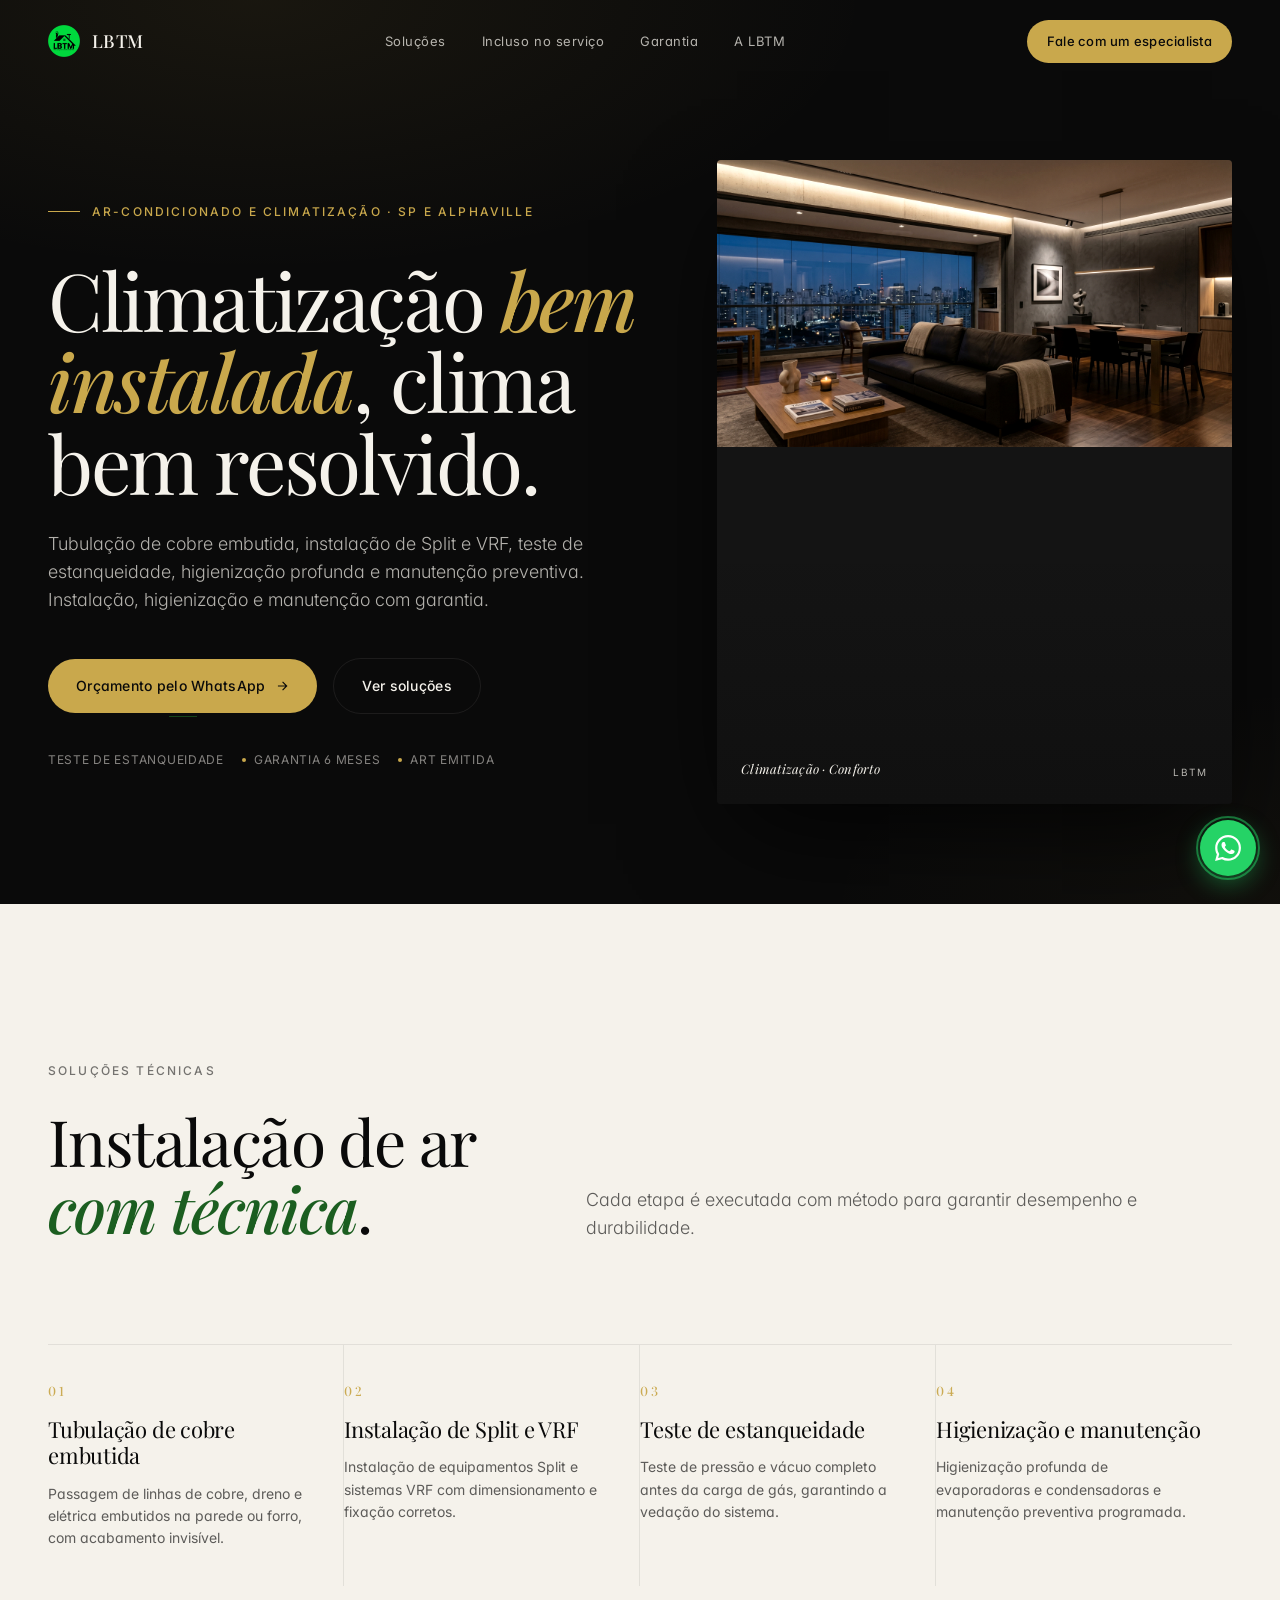
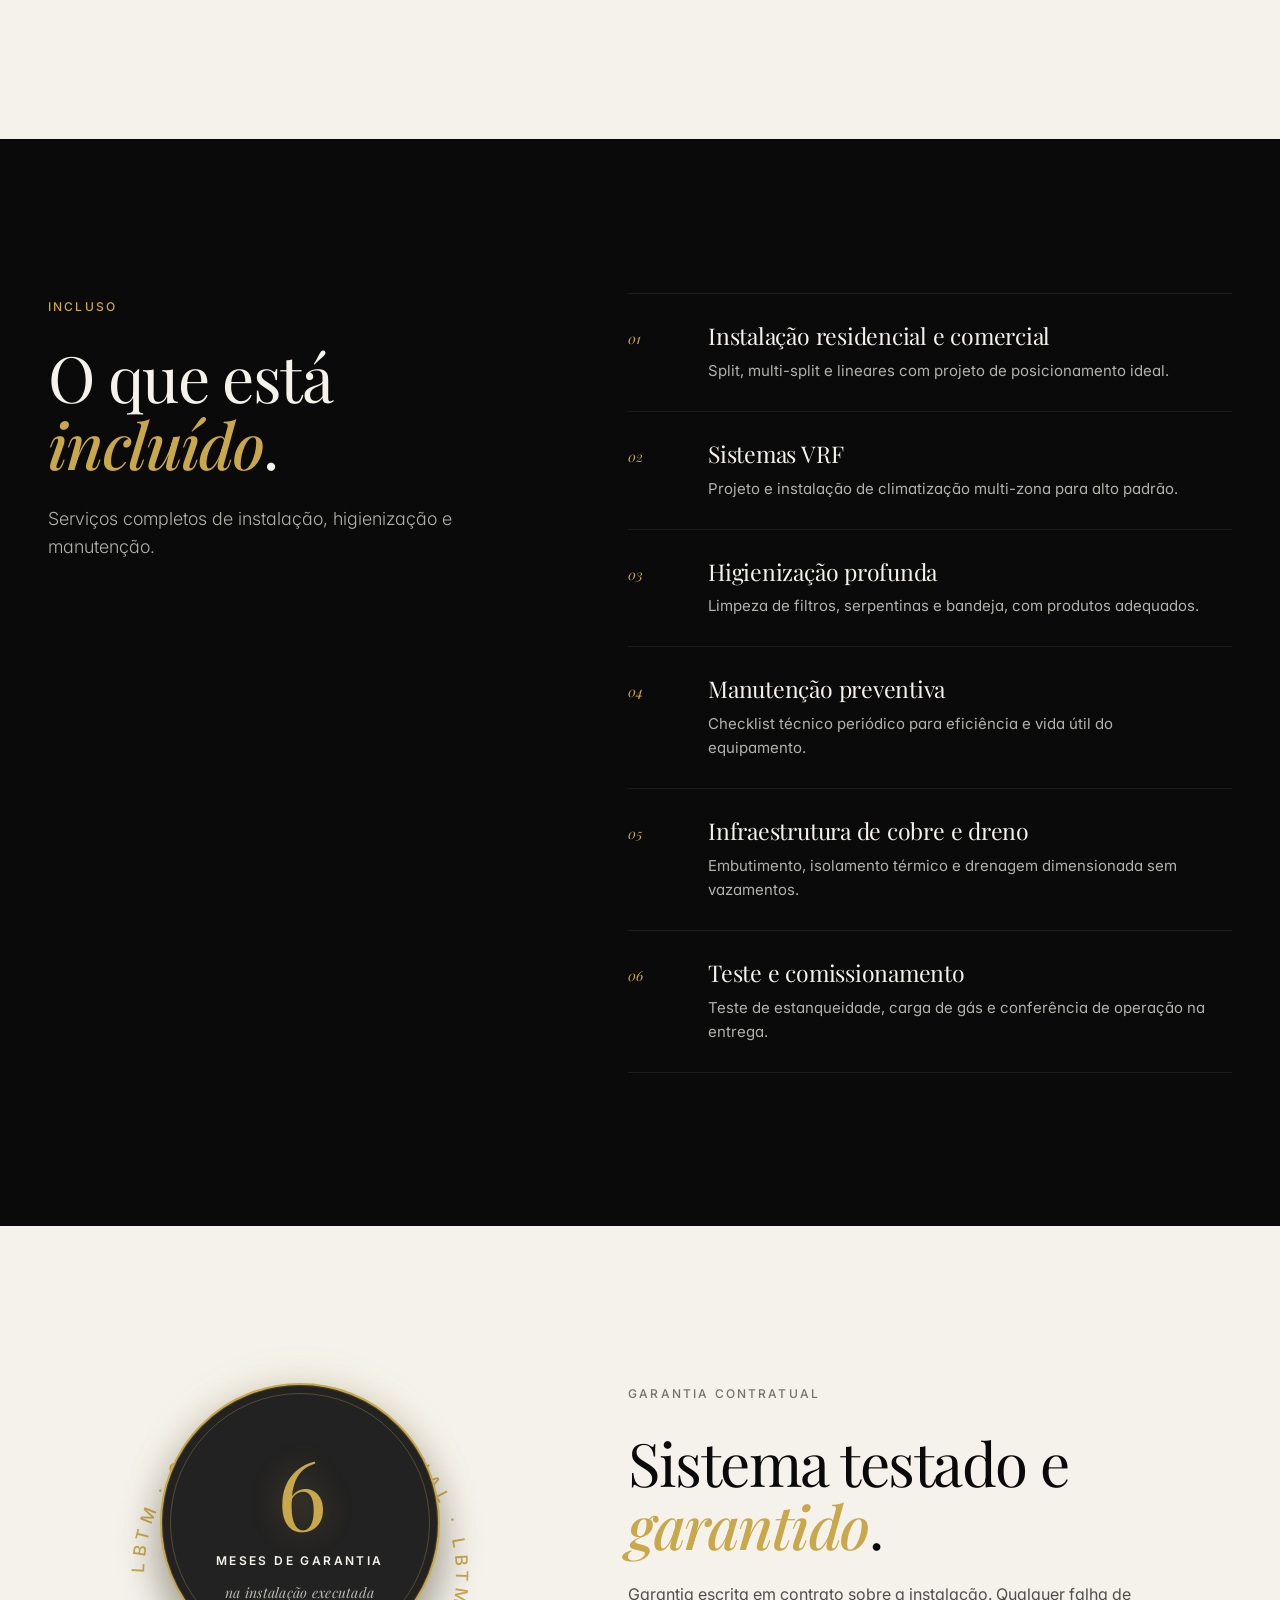
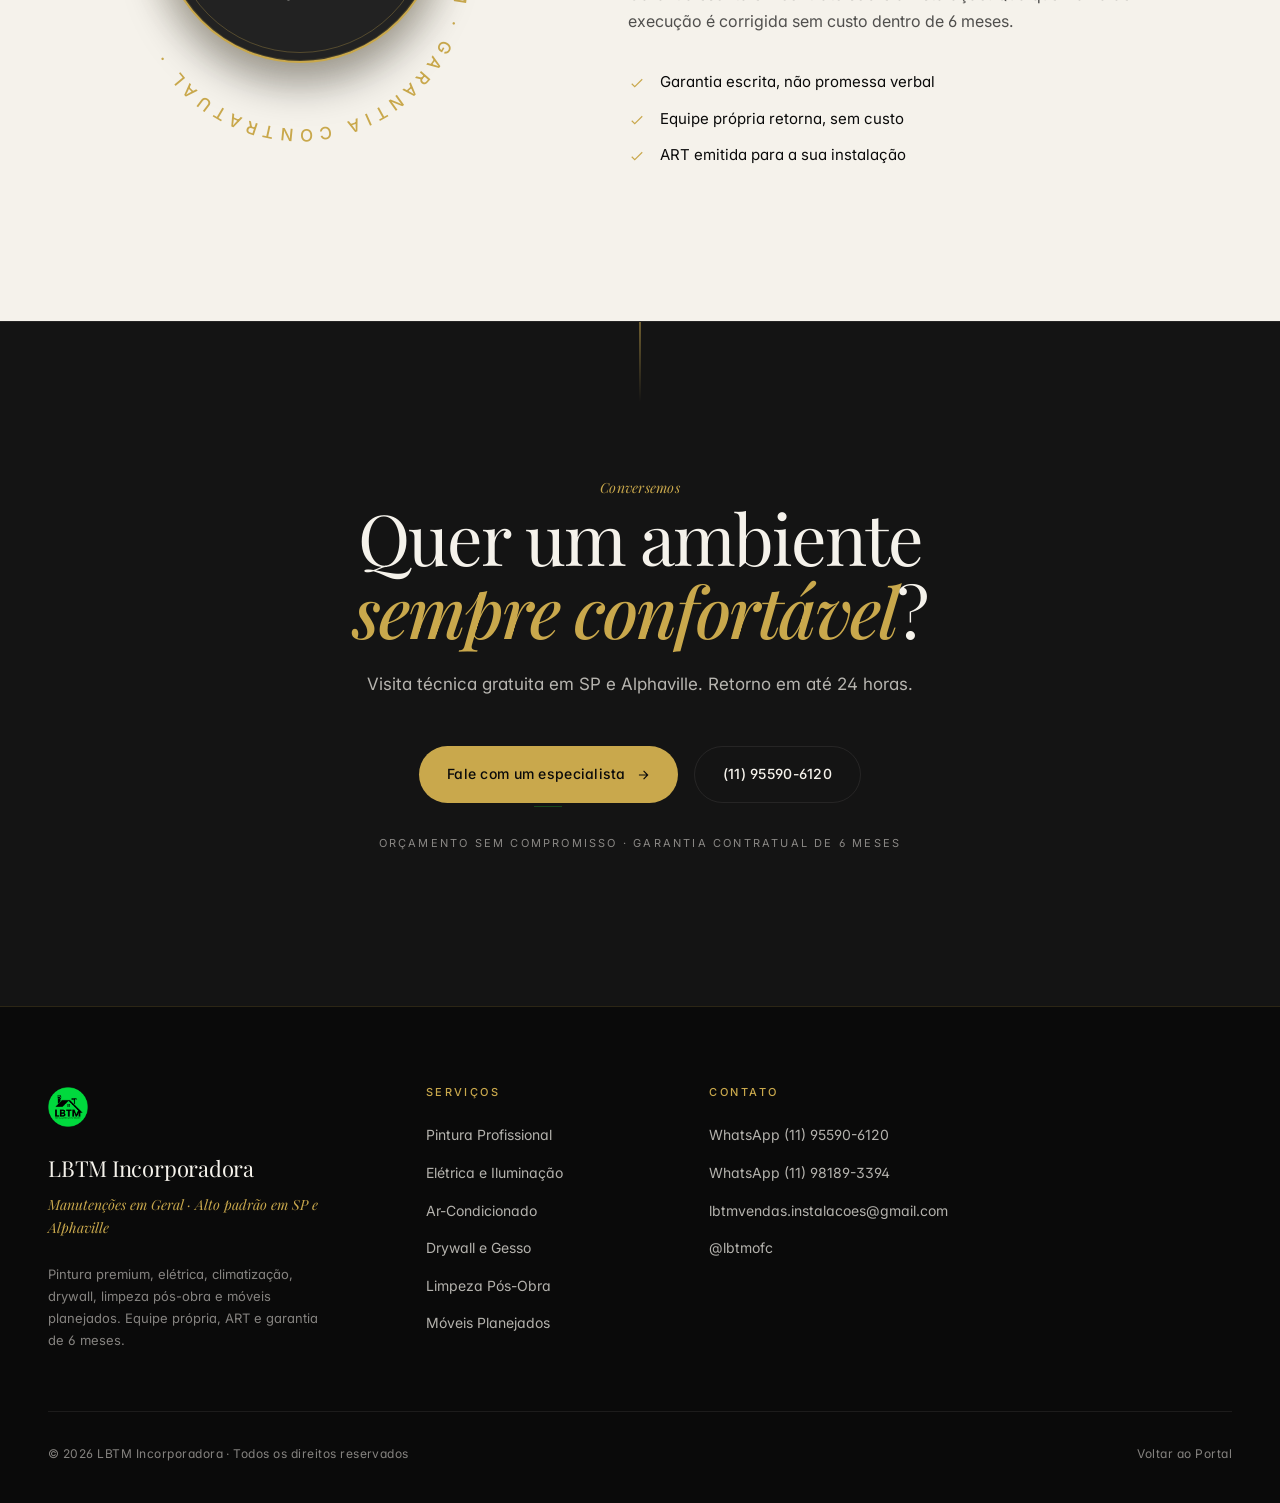
<file: hub_matriz_lbtm/ar-condicionado/index.html>
<!DOCTYPE html>
<html lang="pt-BR" class="no-js">
<head>
  <meta charset="UTF-8">
  <meta name="viewport" content="width=device-width, initial-scale=1.0">
  <title>Ar-Condicionado e Climatização em SP e Alphaville | LBTM Incorporadora</title>
  <meta name="description" content="Ar-condicionado Split e VRF com tubulação de cobre embutida, teste de estanqueidade, higienização profunda e manutenção preventiva. Instalação, higienização e manutenção. ART e garantia de 6 meses.">
  <meta name="keywords" content="ar condicionado SP, instalação split Alphaville, VRF, tubulação cobre, higienização ar condicionado, teste estanqueidade, LBTM">
  <meta name="robots" content="index, follow">
  <link rel="canonical" href="https://lbtmincorporadora.com.br/ar-condicionado/">

  <meta property="og:title" content="Ar-Condicionado e Climatização | LBTM Incorporadora">
  <meta property="og:description" content="Tubulação de cobre embutida, instalação de Split e VRF, teste de estanqueidade e higienização profunda.">
  <meta property="og:type" content="website">
  <meta property="og:url" content="https://lbtmincorporadora.com.br/ar-condicionado/">
  <meta property="og:image" content="../assets/landing-pintura/hero/hero-principal%20(1).jpeg">
  <meta property="og:locale" content="pt_BR">

  <meta name="twitter:card" content="summary_large_image">
  <meta name="twitter:title" content="Ar-Condicionado e Climatização | LBTM Incorporadora">
  <meta name="twitter:description" content="Tubulação de cobre, Split e VRF, estanqueidade e higienização.">
  <meta name="twitter:image" content="../assets/landing-pintura/hero/hero-principal%20(1).jpeg">

  <link rel="icon" type="image/png" href="../assets/logo%20da%20empresa%20LBTM.png">

  <link rel="preconnect" href="https://fonts.googleapis.com">
  <link rel="preconnect" href="https://fonts.gstatic.com" crossorigin>
  <link href="https://fonts.googleapis.com/css2?family=Playfair+Display:ital,wght@0,400..700;1,400..700&family=Fraunces:ital,opsz,wght@0,9..144,300..600;1,9..144,300..600&family=Inter:wght@300;400;500;600;700&display=swap" rel="stylesheet">

  <link rel="stylesheet" href="../css/style.css">

  <script type="application/ld+json">
  {
    "@context": "https://schema.org",
    "@type": "Service",
    "name": "Ar-Condicionado e Climatização",
    "provider": { "@type": "HomeAndConstructionBusiness", "name": "LBTM Incorporadora", "telephone": "+5511955906120" },
    "areaServed": ["São Paulo", "Alphaville"],
    "description": "Tubulação de cobre embutida, instalação de Split e VRF, teste de estanqueidade, higienização profunda e manutenção preventiva."
  }
  </script>
</head>
<body>
  <header class="nav" id="nav">
    <div class="container nav__inner">
      <a href="../" class="nav__logo" aria-label="LBTM Incorporadora — Página inicial">
        <img src="../assets/logo%20da%20empresa%20LBTM.png" alt="LBTM">
        <span>LBTM</span>
      </a>
      <nav class="nav__menu" aria-label="Navegação principal">
        <a href="#tecnicas">Soluções</a>
        <a href="#servicos">Incluso no serviço</a>
        <a href="#garantia">Garantia</a>
        <a href="../#pilares">A LBTM</a>
      </nav>
      <a href="https://wa.me/5511955906120?text=Ol%C3%A1!%20Quero%20um%20or%C3%A7amento%20de%20ar-condicionado." class="nav__cta">
        Fale com um especialista
      </a>
    </div>
  </header>

  <main>
    <section class="hero" id="hero">
      <div class="container hero__inner">
        <div class="hero__content">
          <span class="hero__eyebrow">Ar-Condicionado e Climatização · SP e Alphaville</span>
          <h1 class="hero__title">Climatização <em>bem instalada</em>, clima bem resolvido.</h1>
          <p class="hero__subtitle">Tubulação de cobre embutida, instalação de Split e VRF, teste de estanqueidade, higienização profunda e manutenção preventiva. Instalação, higienização e manutenção com garantia.</p>
          <div class="hero__ctas">
            <a href="https://wa.me/5511955906120?text=Ol%C3%A1!%20Quero%20um%20or%C3%A7amento%20de%20ar-condicionado." class="btn btn--gold">
              Orçamento pelo WhatsApp
              <svg class="btn__arrow" viewBox="0 0 24 24" fill="none" stroke="currentColor" stroke-width="2"><path d="M5 12h14M13 5l7 7-7 7"/></svg>
            </a>
            <a href="#tecnicas" class="btn btn--ghost">Ver soluções</a>
          </div>
          <div class="hero__trust">
            <span>Teste de estanqueidade</span>
            <span>Garantia 6 meses</span>
            <span>ART emitida</span>
          </div>
        </div>
        <div class="hero__visual">
          <picture>
            <source media="(max-width: 900px)" srcset="../assets/landing-pintura/hero/hero-principal%20(1).jpeg">
            <img src="../assets/landing-pintura/hero/hero-principal%20(2).jpeg" alt="Ambiente climatizado premium executado pela LBTM" loading="eager" width="800" height="1000">
          </picture>
          <div class="hero__visual-meta">
            <em>Climatização · Conforto</em>
            <span>LBTM</span>
          </div>
        </div>
      </div>
    </section>

    <section class="differentials" id="tecnicas">
      <div class="container">
        <div class="differentials__head">
          <div class="reveal">
            <span class="eyebrow eyebrow--dark">Soluções técnicas</span>
            <h2 class="section-title section-title--dark">Instalação de ar <em>com técnica</em>.</h2>
          </div>
          <p class="section-lead section-lead--dark reveal">Cada etapa é executada com método para garantir desempenho e durabilidade.</p>
        </div>
        <div class="differentials__grid">
          <div class="differential reveal">
            <span class="differential__mark">01</span>
            <h3 class="differential__title">Tubulação de cobre embutida</h3>
            <p class="differential__text">Passagem de linhas de cobre, dreno e elétrica embutidos na parede ou forro, com acabamento invisível.</p>
          </div>
          <div class="differential reveal">
            <span class="differential__mark">02</span>
            <h3 class="differential__title">Instalação de Split e VRF</h3>
            <p class="differential__text">Instalação de equipamentos Split e sistemas VRF com dimensionamento e fixação corretos.</p>
          </div>
          <div class="differential reveal">
            <span class="differential__mark">03</span>
            <h3 class="differential__title">Teste de estanqueidade</h3>
            <p class="differential__text">Teste de pressão e vácuo completo antes da carga de gás, garantindo a vedação do sistema.</p>
          </div>
          <div class="differential reveal">
            <span class="differential__mark">04</span>
            <h3 class="differential__title">Higienização e manutenção</h3>
            <p class="differential__text">Higienização profunda de evaporadoras e condensadoras e manutenção preventiva programada.</p>
          </div>
        </div>
      </div>
    </section>

    <section class="services" id="servicos">
      <div class="container">
        <div class="services__inner">
          <div class="reveal">
            <span class="eyebrow">Incluso</span>
            <h2 class="section-title">O que está <em>incluído</em>.</h2>
            <p class="section-lead">Serviços completos de instalação, higienização e manutenção.</p>
          </div>
          <div class="services__list">
            <div class="service reveal">
              <span class="service__num">01</span>
              <div><h3 class="service__title">Instalação residencial e comercial</h3><p class="service__text">Split, multi-split e lineares com projeto de posicionamento ideal.</p></div>
            </div>
            <div class="service reveal">
              <span class="service__num">02</span>
              <div><h3 class="service__title">Sistemas VRF</h3><p class="service__text">Projeto e instalação de climatização multi-zona para alto padrão.</p></div>
            </div>
            <div class="service reveal">
              <span class="service__num">03</span>
              <div><h3 class="service__title">Higienização profunda</h3><p class="service__text">Limpeza de filtros, serpentinas e bandeja, com produtos adequados.</p></div>
            </div>
            <div class="service reveal">
              <span class="service__num">04</span>
              <div><h3 class="service__title">Manutenção preventiva</h3><p class="service__text">Checklist técnico periódico para eficiência e vida útil do equipamento.</p></div>
            </div>
            <div class="service reveal">
              <span class="service__num">05</span>
              <div><h3 class="service__title">Infraestrutura de cobre e dreno</h3><p class="service__text">Embutimento, isolamento térmico e drenagem dimensionada sem vazamentos.</p></div>
            </div>
            <div class="service reveal">
              <span class="service__num">06</span>
              <div><h3 class="service__title">Teste e comissionamento</h3><p class="service__text">Teste de estanqueidade, carga de gás e conferência de operação na entrega.</p></div>
            </div>
          </div>
        </div>
      </div>
    </section>

    <section class="guarantee" id="garantia">
      <div class="container guarantee__inner">
        <div class="guarantee__seal reveal">
          <svg viewBox="0 0 200 200" aria-hidden="true">
            <defs>
              <path id="circlePath" d="M 100,100 m -82,0 a 82,82 0 1,1 164,0 a 82,82 0 1,1 -164,0"/>
            </defs>
            <text fill="#C9A84C" font-family="Inter, sans-serif" font-size="9" letter-spacing="3" font-weight="500">
              <textPath href="#circlePath">LBTM · GARANTIA CONTRATUAL · LBTM · GARANTIA CONTRATUAL ·</textPath>
            </text>
          </svg>
          <div class="guarantee__seal-circle">
            <span class="guarantee__seal-num">6</span>
            <span class="guarantee__seal-label">Meses de Garantia</span>
            <span class="guarantee__seal-sub">na instalação executada</span>
          </div>
        </div>
        <div class="reveal">
          <span class="eyebrow eyebrow--dark">Garantia contratual</span>
          <h2 class="guarantee__title">Sistema testado e <em>garantido</em>.</h2>
          <p class="guarantee__text">Garantia escrita em contrato sobre a instalação. Qualquer falha de execução é corrigida sem custo dentro de 6 meses.</p>
          <ul class="guarantee__list">
            <li><svg viewBox="0 0 24 24" fill="none" stroke="currentColor" stroke-width="1.5"><path d="M5 13l4 4L19 7"/></svg><span>Garantia escrita, não promessa verbal</span></li>
            <li><svg viewBox="0 0 24 24" fill="none" stroke="currentColor" stroke-width="1.5"><path d="M5 13l4 4L19 7"/></svg><span>Equipe própria retorna, sem custo</span></li>
            <li><svg viewBox="0 0 24 24" fill="none" stroke="currentColor" stroke-width="1.5"><path d="M5 13l4 4L19 7"/></svg><span>ART emitida para a sua instalação</span></li>
          </ul>
        </div>
      </div>
    </section>

    <section class="cta-final" id="contato">
      <div class="container cta-final__inner">
        <span class="cta-final__eyebrow">Conversemos</span>
        <h2 class="cta-final__title">Quer um ambiente <em>sempre confortável</em>?</h2>
        <p class="cta-final__text">Visita técnica gratuita em SP e Alphaville. Retorno em até 24 horas.</p>
        <div class="cta-final__ctas">
          <a href="https://wa.me/5511955906120?text=Ol%C3%A1!%20Quero%20um%20or%C3%A7amento%20de%20ar-condicionado." class="btn btn--gold">
            Fale com um especialista
            <svg class="btn__arrow" viewBox="0 0 24 24" fill="none" stroke="currentColor" stroke-width="2"><path d="M5 12h14M13 5l7 7-7 7"/></svg>
          </a>
          <a href="tel:+5511955906120" class="btn btn--ghost">(11) 95590-6120</a>
        </div>
        <p class="cta-final__small">Orçamento sem compromisso · Garantia contratual de 6 meses</p>
      </div>
    </section>
  </main>

  <footer class="footer">
    <div class="container">
      <div class="footer__top">
        <div class="footer__brand">
          <img class="footer__brand-logo" src="../assets/logo%20da%20empresa%20LBTM.png" alt="LBTM">
          <div class="footer__brand-name">LBTM Incorporadora</div>
          <div class="footer__brand-tag">Manutenções em Geral · Alto padrão em SP e Alphaville</div>
          <p class="footer__brand-text">Pintura premium, elétrica, climatização, drywall, limpeza pós-obra e móveis planejados. Equipe própria, ART e garantia de 6 meses.</p>
        </div>
        <div class="footer__col">
          <h4>Serviços</h4>
          <ul>
            <li><a href="../pintura/">Pintura Profissional</a></li>
            <li><a href="../eletrica/">Elétrica e Iluminação</a></li>
            <li><a href="../ar-condicionado/">Ar-Condicionado</a></li>
            <li><a href="../drywall-gesso/">Drywall e Gesso</a></li>
            <li><a href="../limpeza-pos-obra/">Limpeza Pós-Obra</a></li>
            <li><a href="../moveis-planejados/">Móveis Planejados</a></li>
          </ul>
        </div>
        <div class="footer__col">
          <h4>Contato</h4>
          <ul>
            <li><a href="https://wa.me/5511955906120">WhatsApp (11) 95590-6120</a></li>
            <li><a href="https://wa.me/5511981893394">WhatsApp (11) 98189-3394</a></li>
            <li><a href="mailto:lbtmvendas.instalacoes@gmail.com">lbtmvendas.instalacoes@gmail.com</a></li>
            <li><a href="https://instagram.com/lbtmofc" target="_blank" rel="noopener noreferrer">@lbtmofc</a></li>
          </ul>
        </div>
      </div>
      <div class="footer__bottom">
        <div class="footer__bottom-left">
          <span>© 2026 LBTM Incorporadora · Todos os direitos reservados</span>
        </div>
        <div class="footer__bottom-links">
          <a href="../">Voltar ao Portal</a>
        </div>
      </div>
    </div>
  </footer>

  <a class="whatsapp-float" href="https://wa.me/5511955906120?text=Ol%C3%A1!%20Quero%20um%20or%C3%A7amento%20de%20ar-condicionado." aria-label="Falar no WhatsApp">
    <svg viewBox="0 0 24 24" fill="currentColor" aria-hidden="true">
      <path d="M17.472 14.382c-.297-.149-1.758-.867-2.03-.967-.273-.099-.471-.148-.67.15-.197.297-.767.966-.94 1.164-.173.199-.347.223-.644.075-.297-.15-1.255-.463-2.39-1.475-.883-.788-1.48-1.761-1.653-2.059-.173-.297-.018-.458.13-.606.134-.133.298-.347.446-.52.149-.174.198-.298.298-.497.099-.198.05-.371-.025-.52-.075-.149-.669-1.612-.916-2.207-.242-.579-.487-.5-.669-.51-.173-.008-.371-.01-.57-.01-.198 0-.52.074-.792.372-.272.297-1.04 1.016-1.04 2.479 0 1.462 1.065 2.875 1.213 3.074.149.198 2.096 3.2 5.077 4.487.709.306 1.262.489 1.694.625.712.227 1.36.195 1.871.118.571-.085 1.758-.719 2.006-1.413.248-.694.248-1.289.173-1.413-.074-.124-.272-.198-.57-.347m-5.421 7.403h-.004a9.87 9.87 0 01-5.031-1.378l-.361-.214-3.741.982.998-3.648-.235-.374a9.86 9.86 0 01-1.51-5.26c.001-5.45 4.436-9.884 9.888-9.884 2.64 0 5.122 1.03 6.988 2.898a9.825 9.825 0 012.893 6.994c-.003 5.45-4.437 9.884-9.885 9.884m8.413-18.297A11.815 11.815 0 0012.05 0C5.495 0 .16 5.335.157 11.892c0 2.096.547 4.142 1.588 5.945L.057 24l6.305-1.654a11.882 11.882 0 005.683 1.448h.005c6.554 0 11.89-5.335 11.893-11.893a11.821 11.821 0 00-3.48-8.413Z"/>
    </svg>
  </a>

  <script>
    document.documentElement.classList.remove('no-js');
    const nav = document.getElementById('nav');
    window.addEventListener('scroll', () => {
      const y = window.scrollY;
      if (y > 40) nav.classList.add('is-scrolled');
      else nav.classList.remove('is-scrolled');
    }, { passive: true });
    const revealEls = document.querySelectorAll('.reveal');
    const observer = new IntersectionObserver((entries) => {
      entries.forEach(entry => {
        if (entry.isIntersecting) {
          entry.target.classList.add('is-visible');
          observer.unobserve(entry.target);
        }
      });
    }, { threshold: 0.08, rootMargin: '0px 0px -30px 0px' });
    revealEls.forEach(el => observer.observe(el));
    setTimeout(() => revealEls.forEach(el => el.classList.add('is-visible')), 1200);
  </script>
</body>
</html>
</file>
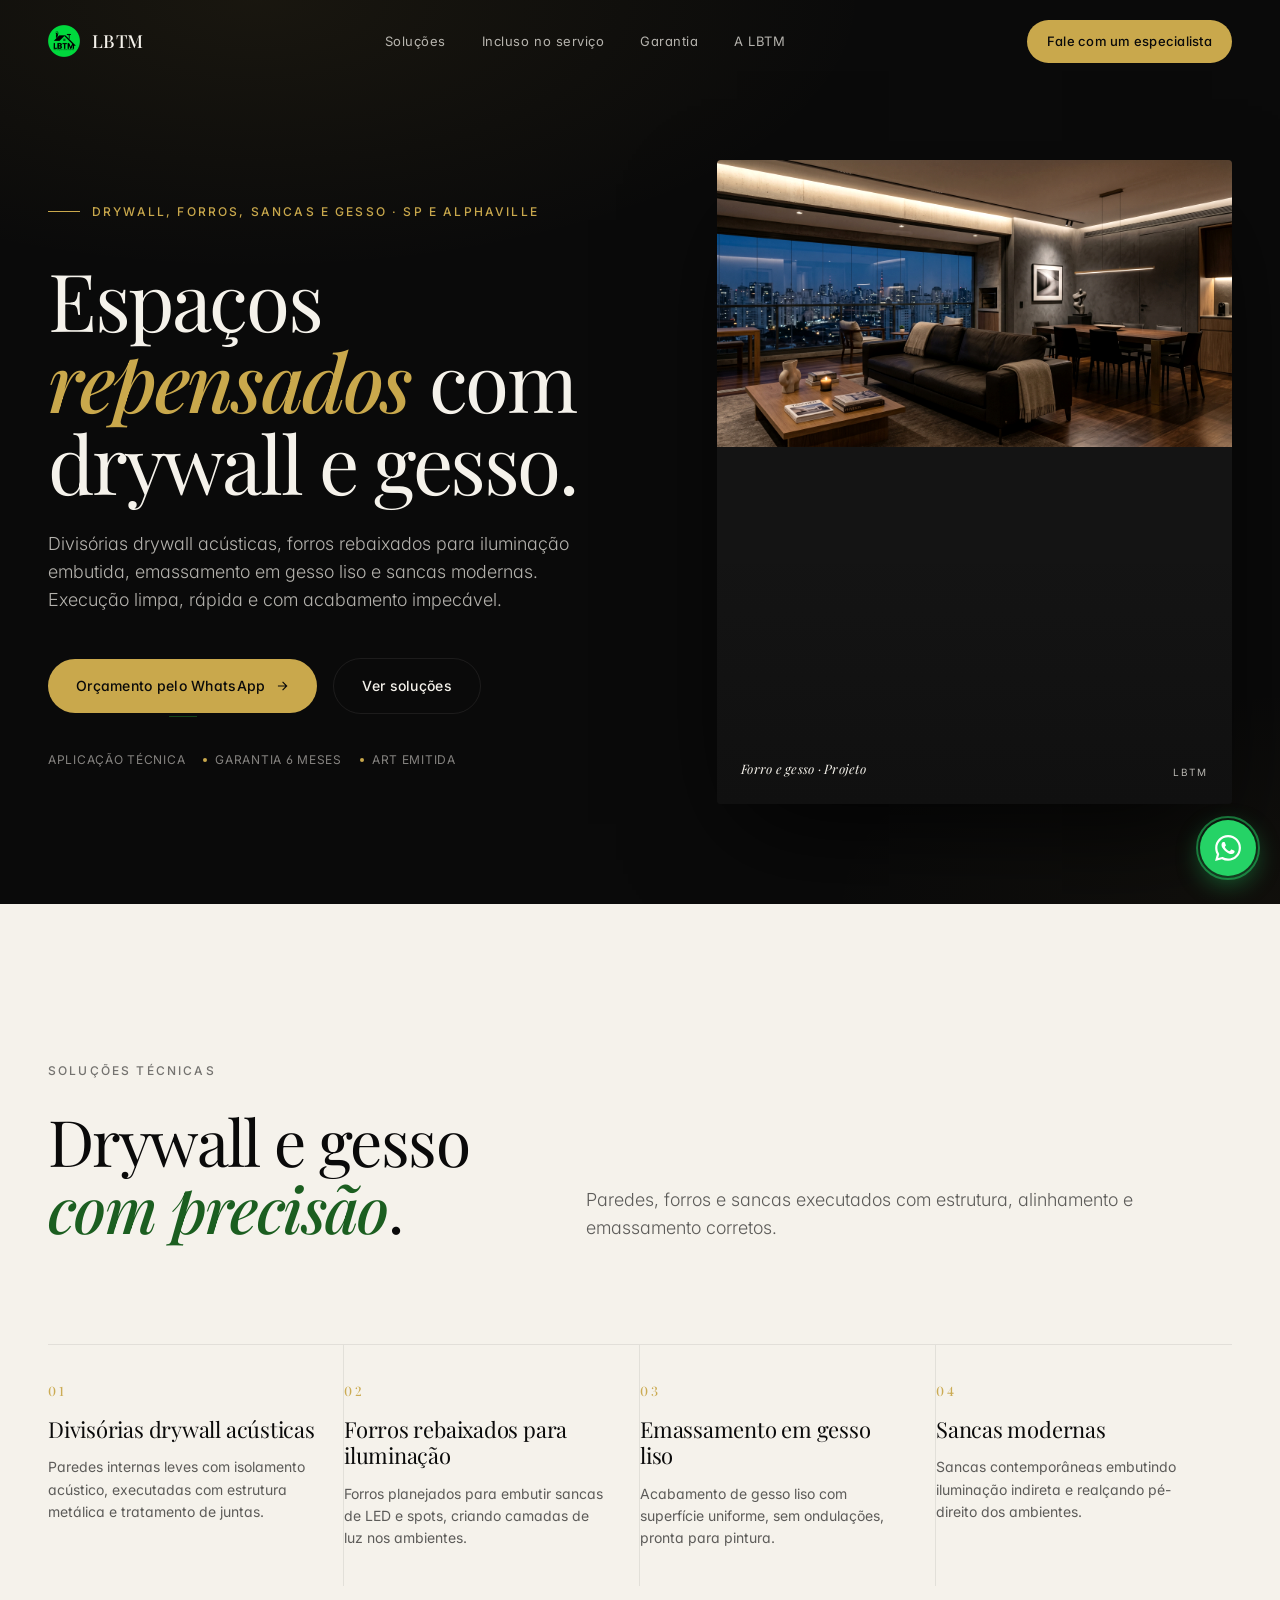
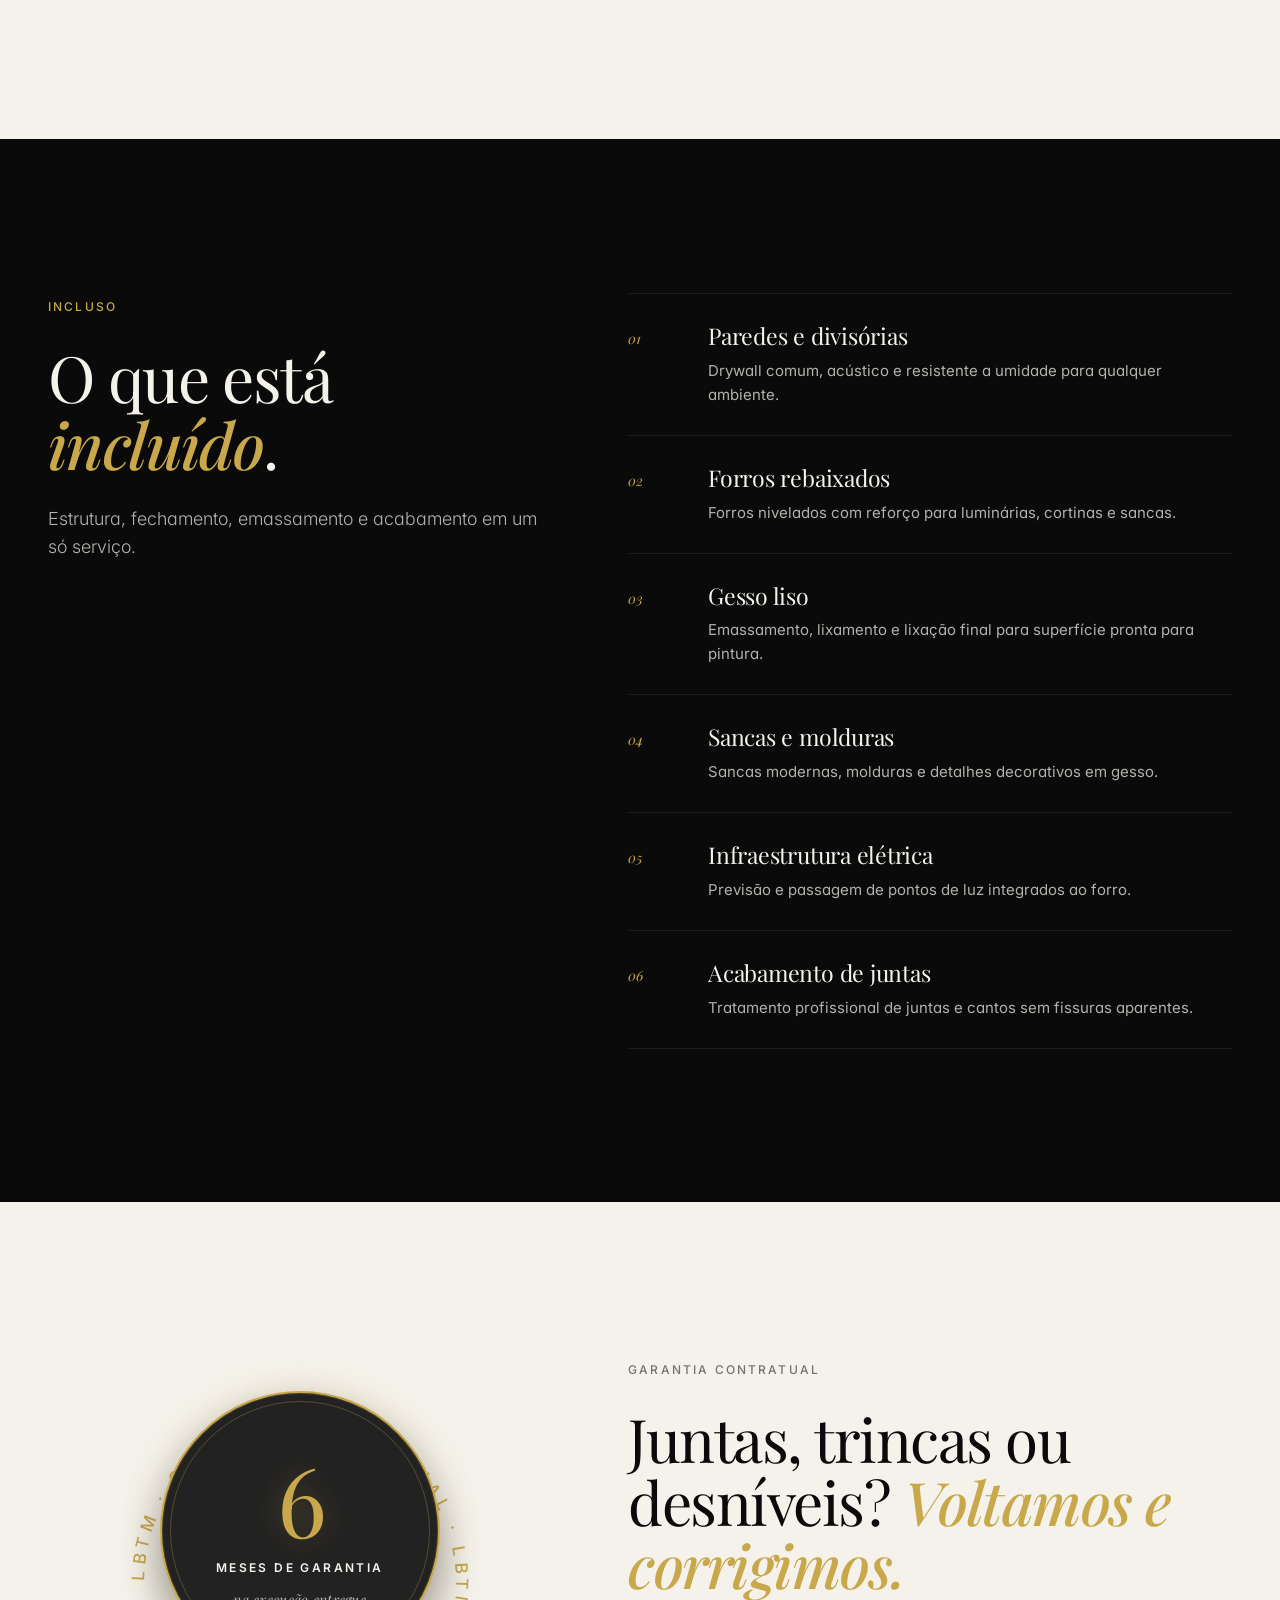
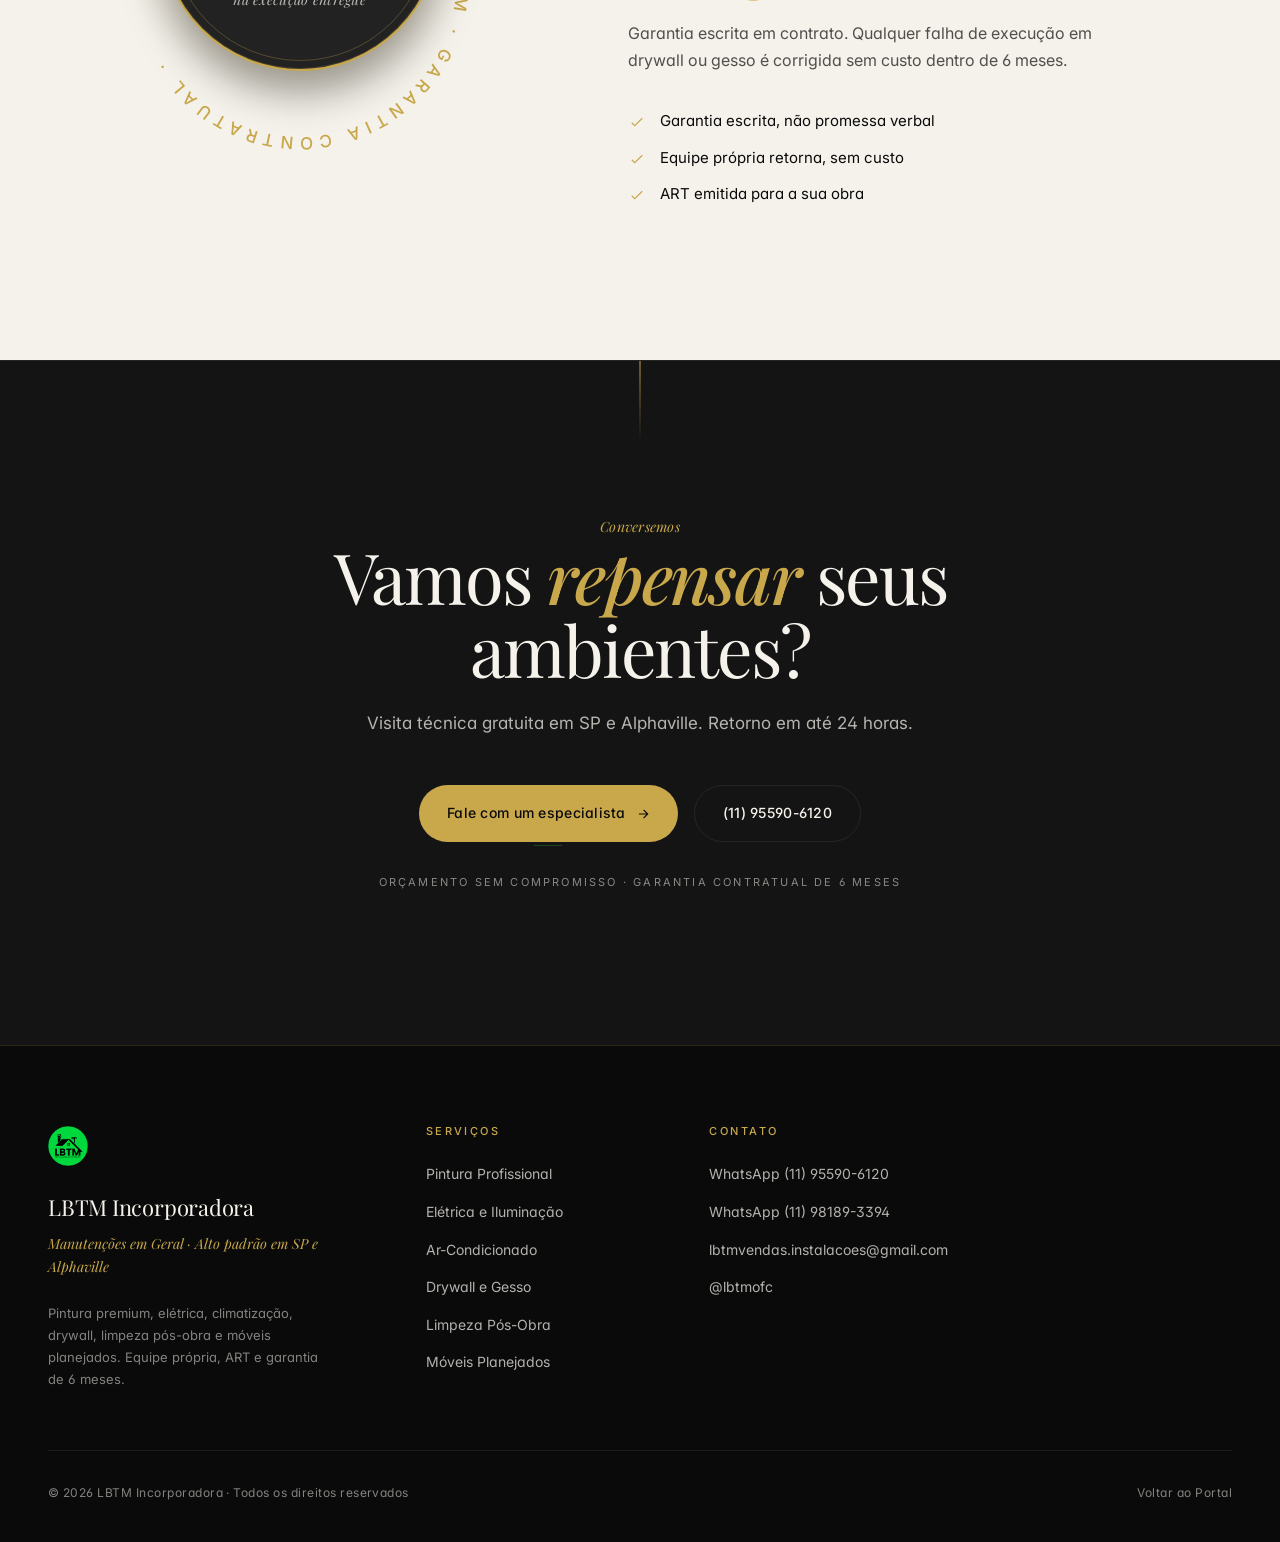
<file: hub_matriz_lbtm/drywall-gesso/index.html>
<!DOCTYPE html>
<html lang="pt-BR" class="no-js">
<head>
  <meta charset="UTF-8">
  <meta name="viewport" content="width=device-width, initial-scale=1.0">
  <title>Drywall, Forros, Sancas e Gesso Liso em SP e Alphaville | LBTM Incorporadora</title>
  <meta name="description" content="Drywall acústico, forros rebaixados para iluminação, sancas modernas e gesso liso. Divisórias, paredes e tetos executados com técnica. ART e garantia de 6 meses.">
  <meta name="keywords" content="drywall SP, forro rebaixado, sancas gesso, gesso liso Alphaville, divisória drywall acústica, LBTM">
  <meta name="robots" content="index, follow">
  <link rel="canonical" href="https://lbtmincorporadora.com.br/drywall-gesso/">

  <meta property="og:title" content="Drywall, Forros, Sancas e Gesso Liso | LBTM Incorporadora">
  <meta property="og:description" content="Divisórias acústicas, forros rebaixados para iluminação, emassamento em gesso liso e sancas modernas.">
  <meta property="og:type" content="website">
  <meta property="og:url" content="https://lbtmincorporadora.com.br/drywall-gesso/">
  <meta property="og:image" content="../assets/landing-pintura/hero/hero-principal%20(1).jpeg">
  <meta property="og:locale" content="pt_BR">

  <meta name="twitter:card" content="summary_large_image">
  <meta name="twitter:title" content="Drywall, Forros e Gesso Liso | LBTM Incorporadora">
  <meta name="twitter:description" content="Divisórias acústicas, forros rebaixados e sancas modernas.">
  <meta name="twitter:image" content="../assets/landing-pintura/hero/hero-principal%20(1).jpeg">

  <link rel="icon" type="image/png" href="../assets/logo%20da%20empresa%20LBTM.png">

  <link rel="preconnect" href="https://fonts.googleapis.com">
  <link rel="preconnect" href="https://fonts.gstatic.com" crossorigin>
  <link href="https://fonts.googleapis.com/css2?family=Playfair+Display:ital,wght@0,400..700;1,400..700&family=Fraunces:ital,opsz,wght@0,9..144,300..600;1,9..144,300..600&family=Inter:wght@300;400;500;600;700&display=swap" rel="stylesheet">

  <link rel="stylesheet" href="../css/style.css">

  <script type="application/ld+json">
  {
    "@context": "https://schema.org",
    "@type": "Service",
    "name": "Drywall, Forros, Sancas e Gesso Liso",
    "provider": { "@type": "HomeAndConstructionBusiness", "name": "LBTM Incorporadora", "telephone": "+5511955906120" },
    "areaServed": ["São Paulo", "Alphaville"],
    "description": "Divisórias drywall acústicas, forros rebaixados para iluminação, emassamento em gesso liso e sancas modernas."
  }
  </script>
</head>
<body>
  <header class="nav" id="nav">
    <div class="container nav__inner">
      <a href="../" class="nav__logo" aria-label="LBTM Incorporadora — Página inicial">
        <img src="../assets/logo%20da%20empresa%20LBTM.png" alt="LBTM">
        <span>LBTM</span>
      </a>
      <nav class="nav__menu" aria-label="Navegação principal">
        <a href="#tecnicas">Soluções</a>
        <a href="#servicos">Incluso no serviço</a>
        <a href="#garantia">Garantia</a>
        <a href="../#pilares">A LBTM</a>
      </nav>
      <a href="https://wa.me/5511955906120?text=Ol%C3%A1!%20Quero%20um%20or%C3%A7amento%20de%20drywall%20e%20gesso." class="nav__cta">
        Fale com um especialista
      </a>
    </div>
  </header>

  <main>
    <section class="hero" id="hero">
      <div class="container hero__inner">
        <div class="hero__content">
          <span class="hero__eyebrow">Drywall, Forros, Sancas e Gesso · SP e Alphaville</span>
          <h1 class="hero__title">Espaços <em>repensados</em> com drywall e gesso.</h1>
          <p class="hero__subtitle">Divisórias drywall acústicas, forros rebaixados para iluminação embutida, emassamento em gesso liso e sancas modernas. Execução limpa, rápida e com acabamento impecável.</p>
          <div class="hero__ctas">
            <a href="https://wa.me/5511955906120?text=Ol%C3%A1!%20Quero%20um%20or%C3%A7amento%20de%20drywall%20e%20gesso." class="btn btn--gold">
              Orçamento pelo WhatsApp
              <svg class="btn__arrow" viewBox="0 0 24 24" fill="none" stroke="currentColor" stroke-width="2"><path d="M5 12h14M13 5l7 7-7 7"/></svg>
            </a>
            <a href="#tecnicas" class="btn btn--ghost">Ver soluções</a>
          </div>
          <div class="hero__trust">
            <span>Aplicação técnica</span>
            <span>Garantia 6 meses</span>
            <span>ART emitida</span>
          </div>
        </div>
        <div class="hero__visual">
          <picture>
            <source media="(max-width: 900px)" srcset="../assets/landing-pintura/hero/hero-principal%20(1).jpeg">
            <img src="../assets/landing-pintura/hero/hero-principal%20(2).jpeg" alt="Forro rebaixado e gesso liso em ambiente premium" loading="eager" width="800" height="1000">
          </picture>
          <div class="hero__visual-meta">
            <em>Forro e gesso · Projeto</em>
            <span>LBTM</span>
          </div>
        </div>
      </div>
    </section>

    <section class="differentials" id="tecnicas">
      <div class="container">
        <div class="differentials__head">
          <div class="reveal">
            <span class="eyebrow eyebrow--dark">Soluções técnicas</span>
            <h2 class="section-title section-title--dark">Drywall e gesso <em>com precisão</em>.</h2>
          </div>
          <p class="section-lead section-lead--dark reveal">Paredes, forros e sancas executados com estrutura, alinhamento e emassamento corretos.</p>
        </div>
        <div class="differentials__grid">
          <div class="differential reveal">
            <span class="differential__mark">01</span>
            <h3 class="differential__title">Divisórias drywall acústicas</h3>
            <p class="differential__text">Paredes internas leves com isolamento acústico, executadas com estrutura metálica e tratamento de juntas.</p>
          </div>
          <div class="differential reveal">
            <span class="differential__mark">02</span>
            <h3 class="differential__title">Forros rebaixados para iluminação</h3>
            <p class="differential__text">Forros planejados para embutir sancas de LED e spots, criando camadas de luz nos ambientes.</p>
          </div>
          <div class="differential reveal">
            <span class="differential__mark">03</span>
            <h3 class="differential__title">Emassamento em gesso liso</h3>
            <p class="differential__text">Acabamento de gesso liso com superfície uniforme, sem ondulações, pronta para pintura.</p>
          </div>
          <div class="differential reveal">
            <span class="differential__mark">04</span>
            <h3 class="differential__title">Sancas modernas</h3>
            <p class="differential__text">Sancas contemporâneas embutindo iluminação indireta e realçando pé-direito dos ambientes.</p>
          </div>
        </div>
      </div>
    </section>

    <section class="services" id="servicos">
      <div class="container">
        <div class="services__inner">
          <div class="reveal">
            <span class="eyebrow">Incluso</span>
            <h2 class="section-title">O que está <em>incluído</em>.</h2>
            <p class="section-lead">Estrutura, fechamento, emassamento e acabamento em um só serviço.</p>
          </div>
          <div class="services__list">
            <div class="service reveal">
              <span class="service__num">01</span>
              <div><h3 class="service__title">Paredes e divisórias</h3><p class="service__text">Drywall comum, acústico e resistente a umidade para qualquer ambiente.</p></div>
            </div>
            <div class="service reveal">
              <span class="service__num">02</span>
              <div><h3 class="service__title">Forros rebaixados</h3><p class="service__text">Forros nivelados com reforço para luminárias, cortinas e sancas.</p></div>
            </div>
            <div class="service reveal">
              <span class="service__num">03</span>
              <div><h3 class="service__title">Gesso liso</h3><p class="service__text">Emassamento, lixamento e lixação final para superfície pronta para pintura.</p></div>
            </div>
            <div class="service reveal">
              <span class="service__num">04</span>
              <div><h3 class="service__title">Sancas e molduras</h3><p class="service__text">Sancas modernas, molduras e detalhes decorativos em gesso.</p></div>
            </div>
            <div class="service reveal">
              <span class="service__num">05</span>
              <div><h3 class="service__title">Infraestrutura elétrica</h3><p class="service__text">Previsão e passagem de pontos de luz integrados ao forro.</p></div>
            </div>
            <div class="service reveal">
              <span class="service__num">06</span>
              <div><h3 class="service__title">Acabamento de juntas</h3><p class="service__text">Tratamento profissional de juntas e cantos sem fissuras aparentes.</p></div>
            </div>
          </div>
        </div>
      </div>
    </section>

    <section class="guarantee" id="garantia">
      <div class="container guarantee__inner">
        <div class="guarantee__seal reveal">
          <svg viewBox="0 0 200 200" aria-hidden="true">
            <defs>
              <path id="circlePath" d="M 100,100 m -82,0 a 82,82 0 1,1 164,0 a 82,82 0 1,1 -164,0"/>
            </defs>
            <text fill="#C9A84C" font-family="Inter, sans-serif" font-size="9" letter-spacing="3" font-weight="500">
              <textPath href="#circlePath">LBTM · GARANTIA CONTRATUAL · LBTM · GARANTIA CONTRATUAL ·</textPath>
            </text>
          </svg>
          <div class="guarantee__seal-circle">
            <span class="guarantee__seal-num">6</span>
            <span class="guarantee__seal-label">Meses de Garantia</span>
            <span class="guarantee__seal-sub">na execução entregue</span>
          </div>
        </div>
        <div class="reveal">
          <span class="eyebrow eyebrow--dark">Garantia contratual</span>
          <h2 class="guarantee__title">Juntas, trincas ou desníveis? <em>Voltamos e corrigimos.</em></h2>
          <p class="guarantee__text">Garantia escrita em contrato. Qualquer falha de execução em drywall ou gesso é corrigida sem custo dentro de 6 meses.</p>
          <ul class="guarantee__list">
            <li><svg viewBox="0 0 24 24" fill="none" stroke="currentColor" stroke-width="1.5"><path d="M5 13l4 4L19 7"/></svg><span>Garantia escrita, não promessa verbal</span></li>
            <li><svg viewBox="0 0 24 24" fill="none" stroke="currentColor" stroke-width="1.5"><path d="M5 13l4 4L19 7"/></svg><span>Equipe própria retorna, sem custo</span></li>
            <li><svg viewBox="0 0 24 24" fill="none" stroke="currentColor" stroke-width="1.5"><path d="M5 13l4 4L19 7"/></svg><span>ART emitida para a sua obra</span></li>
          </ul>
        </div>
      </div>
    </section>

    <section class="cta-final" id="contato">
      <div class="container cta-final__inner">
        <span class="cta-final__eyebrow">Conversemos</span>
        <h2 class="cta-final__title">Vamos <em>repensar</em> seus ambientes?</h2>
        <p class="cta-final__text">Visita técnica gratuita em SP e Alphaville. Retorno em até 24 horas.</p>
        <div class="cta-final__ctas">
          <a href="https://wa.me/5511955906120?text=Ol%C3%A1!%20Quero%20um%20or%C3%A7amento%20de%20drywall%20e%20gesso." class="btn btn--gold">
            Fale com um especialista
            <svg class="btn__arrow" viewBox="0 0 24 24" fill="none" stroke="currentColor" stroke-width="2"><path d="M5 12h14M13 5l7 7-7 7"/></svg>
          </a>
          <a href="tel:+5511955906120" class="btn btn--ghost">(11) 95590-6120</a>
        </div>
        <p class="cta-final__small">Orçamento sem compromisso · Garantia contratual de 6 meses</p>
      </div>
    </section>
  </main>

  <footer class="footer">
    <div class="container">
      <div class="footer__top">
        <div class="footer__brand">
          <img class="footer__brand-logo" src="../assets/logo%20da%20empresa%20LBTM.png" alt="LBTM">
          <div class="footer__brand-name">LBTM Incorporadora</div>
          <div class="footer__brand-tag">Manutenções em Geral · Alto padrão em SP e Alphaville</div>
          <p class="footer__brand-text">Pintura premium, elétrica, climatização, drywall, limpeza pós-obra e móveis planejados. Equipe própria, ART e garantia de 6 meses.</p>
        </div>
        <div class="footer__col">
          <h4>Serviços</h4>
          <ul>
            <li><a href="../pintura/">Pintura Profissional</a></li>
            <li><a href="../eletrica/">Elétrica e Iluminação</a></li>
            <li><a href="../ar-condicionado/">Ar-Condicionado</a></li>
            <li><a href="../drywall-gesso/">Drywall e Gesso</a></li>
            <li><a href="../limpeza-pos-obra/">Limpeza Pós-Obra</a></li>
            <li><a href="../moveis-planejados/">Móveis Planejados</a></li>
          </ul>
        </div>
        <div class="footer__col">
          <h4>Contato</h4>
          <ul>
            <li><a href="https://wa.me/5511955906120">WhatsApp (11) 95590-6120</a></li>
            <li><a href="https://wa.me/5511981893394">WhatsApp (11) 98189-3394</a></li>
            <li><a href="mailto:lbtmvendas.instalacoes@gmail.com">lbtmvendas.instalacoes@gmail.com</a></li>
            <li><a href="https://instagram.com/lbtmofc" target="_blank" rel="noopener noreferrer">@lbtmofc</a></li>
          </ul>
        </div>
      </div>
      <div class="footer__bottom">
        <div class="footer__bottom-left">
          <span>© 2026 LBTM Incorporadora · Todos os direitos reservados</span>
        </div>
        <div class="footer__bottom-links">
          <a href="../">Voltar ao Portal</a>
        </div>
      </div>
    </div>
  </footer>

  <a class="whatsapp-float" href="https://wa.me/5511955906120?text=Ol%C3%A1!%20Quero%20um%20or%C3%A7amento%20de%20drywall%20e%20gesso." aria-label="Falar no WhatsApp">
    <svg viewBox="0 0 24 24" fill="currentColor" aria-hidden="true">
      <path d="M17.472 14.382c-.297-.149-1.758-.867-2.03-.967-.273-.099-.471-.148-.67.15-.197.297-.767.966-.94 1.164-.173.199-.347.223-.644.075-.297-.15-1.255-.463-2.39-1.475-.883-.788-1.48-1.761-1.653-2.059-.173-.297-.018-.458.13-.606.134-.133.298-.347.446-.52.149-.174.198-.298.298-.497.099-.198.05-.371-.025-.52-.075-.149-.669-1.612-.916-2.207-.242-.579-.487-.5-.669-.51-.173-.008-.371-.01-.57-.01-.198 0-.52.074-.792.372-.272.297-1.04 1.016-1.04 2.479 0 1.462 1.065 2.875 1.213 3.074.149.198 2.096 3.2 5.077 4.487.709.306 1.262.489 1.694.625.712.227 1.36.195 1.871.118.571-.085 1.758-.719 2.006-1.413.248-.694.248-1.289.173-1.413-.074-.124-.272-.198-.57-.347m-5.421 7.403h-.004a9.87 9.87 0 01-5.031-1.378l-.361-.214-3.741.982.998-3.648-.235-.374a9.86 9.86 0 01-1.51-5.26c.001-5.45 4.436-9.884 9.888-9.884 2.64 0 5.122 1.03 6.988 2.898a9.825 9.825 0 012.893 6.994c-.003 5.45-4.437 9.884-9.885 9.884m8.413-18.297A11.815 11.815 0 0012.05 0C5.495 0 .16 5.335.157 11.892c0 2.096.547 4.142 1.588 5.945L.057 24l6.305-1.654a11.882 11.882 0 005.683 1.448h.005c6.554 0 11.89-5.335 11.893-11.893a11.821 11.821 0 00-3.48-8.413Z"/>
    </svg>
  </a>

  <script>
    document.documentElement.classList.remove('no-js');
    const nav = document.getElementById('nav');
    window.addEventListener('scroll', () => {
      const y = window.scrollY;
      if (y > 40) nav.classList.add('is-scrolled');
      else nav.classList.remove('is-scrolled');
    }, { passive: true });
    const revealEls = document.querySelectorAll('.reveal');
    const observer = new IntersectionObserver((entries) => {
      entries.forEach(entry => {
        if (entry.isIntersecting) {
          entry.target.classList.add('is-visible');
          observer.unobserve(entry.target);
        }
      });
    }, { threshold: 0.08, rootMargin: '0px 0px -30px 0px' });
    revealEls.forEach(el => observer.observe(el));
    setTimeout(() => revealEls.forEach(el => el.classList.add('is-visible')), 1200);
  </script>
</body>
</html>
</file>
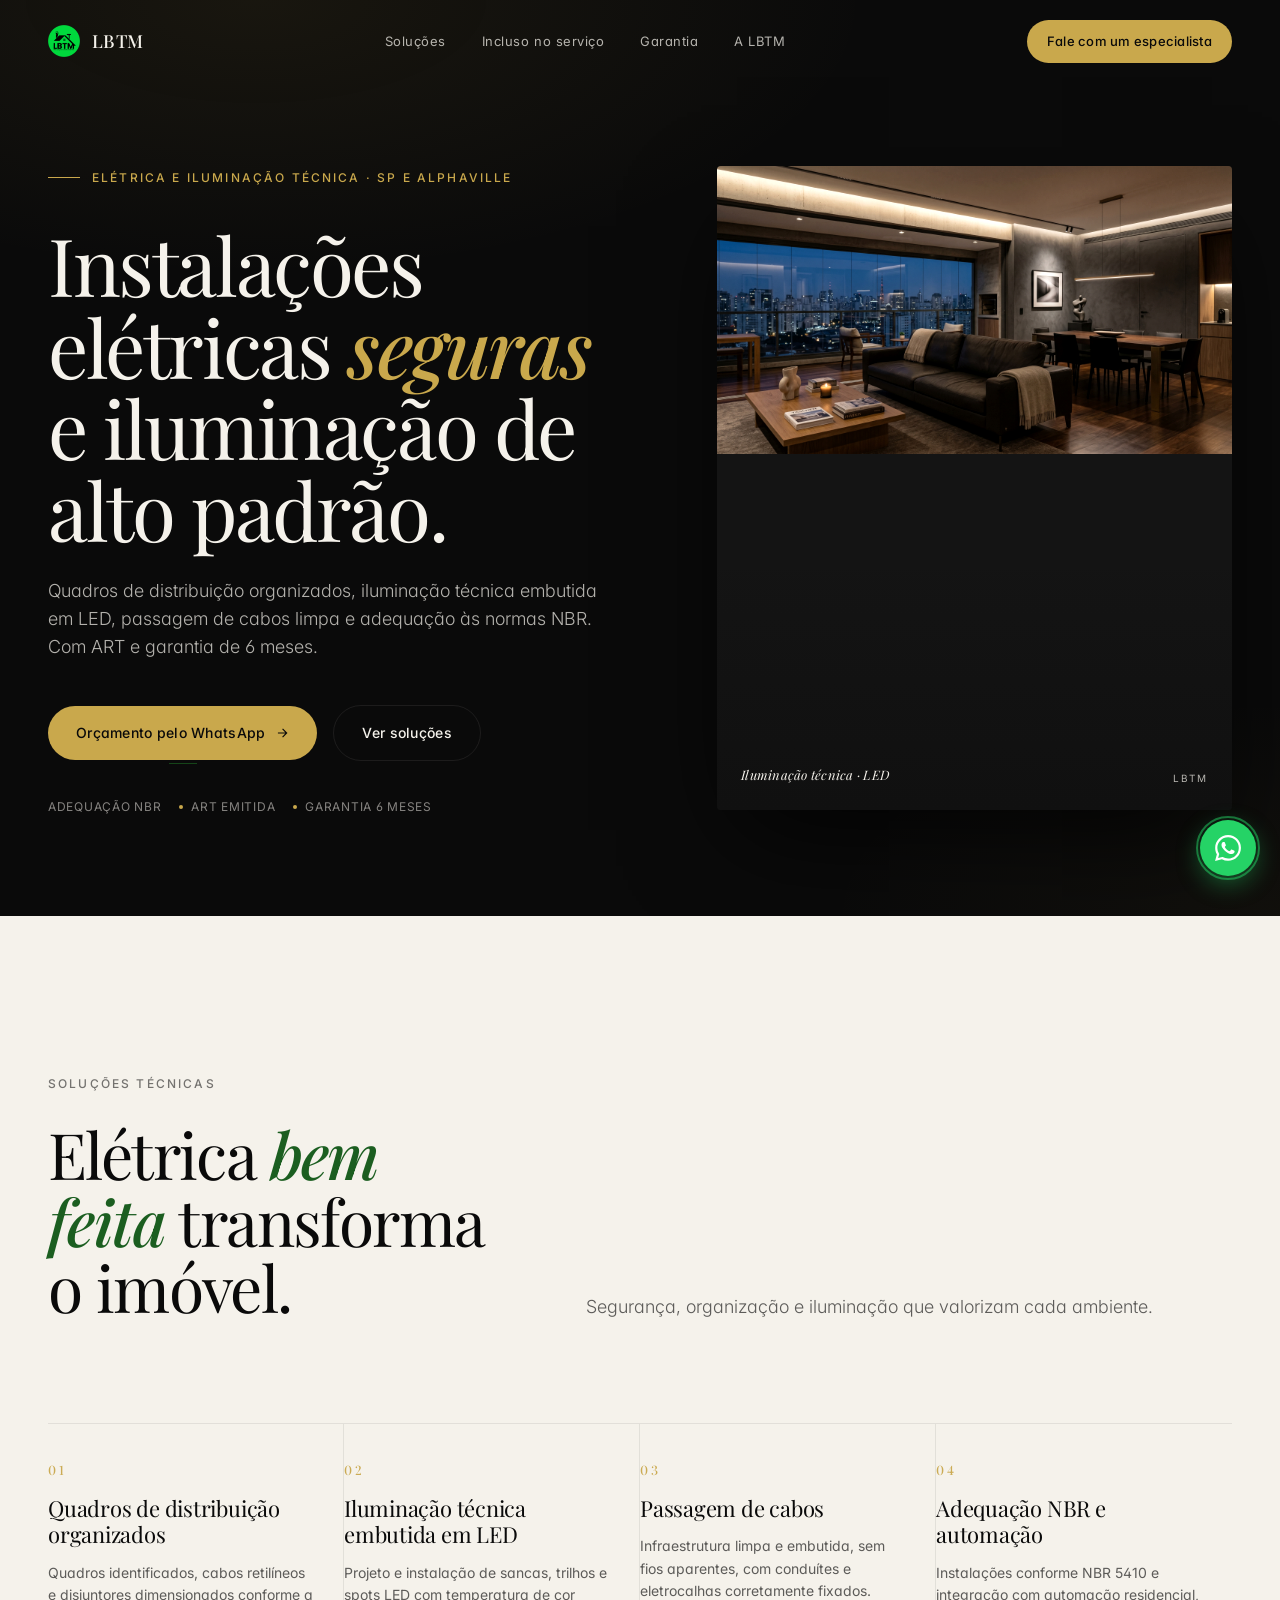
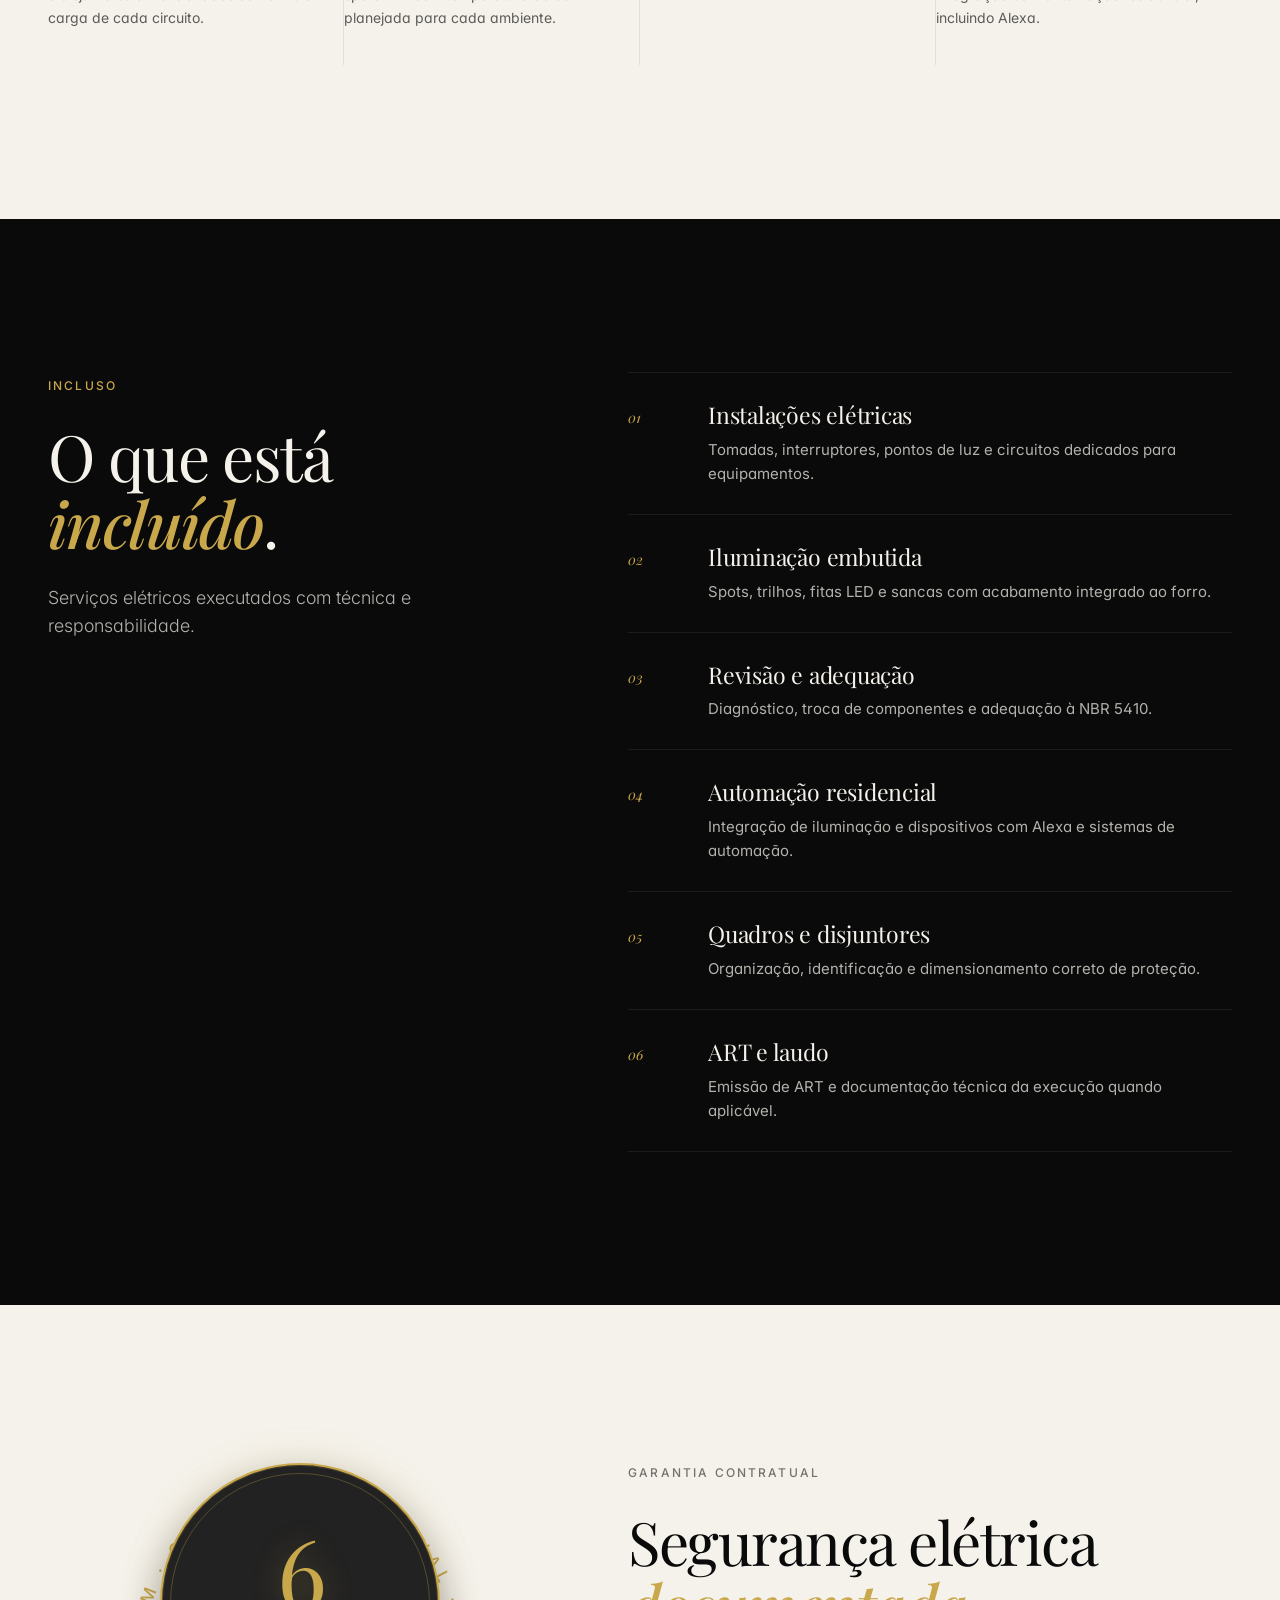
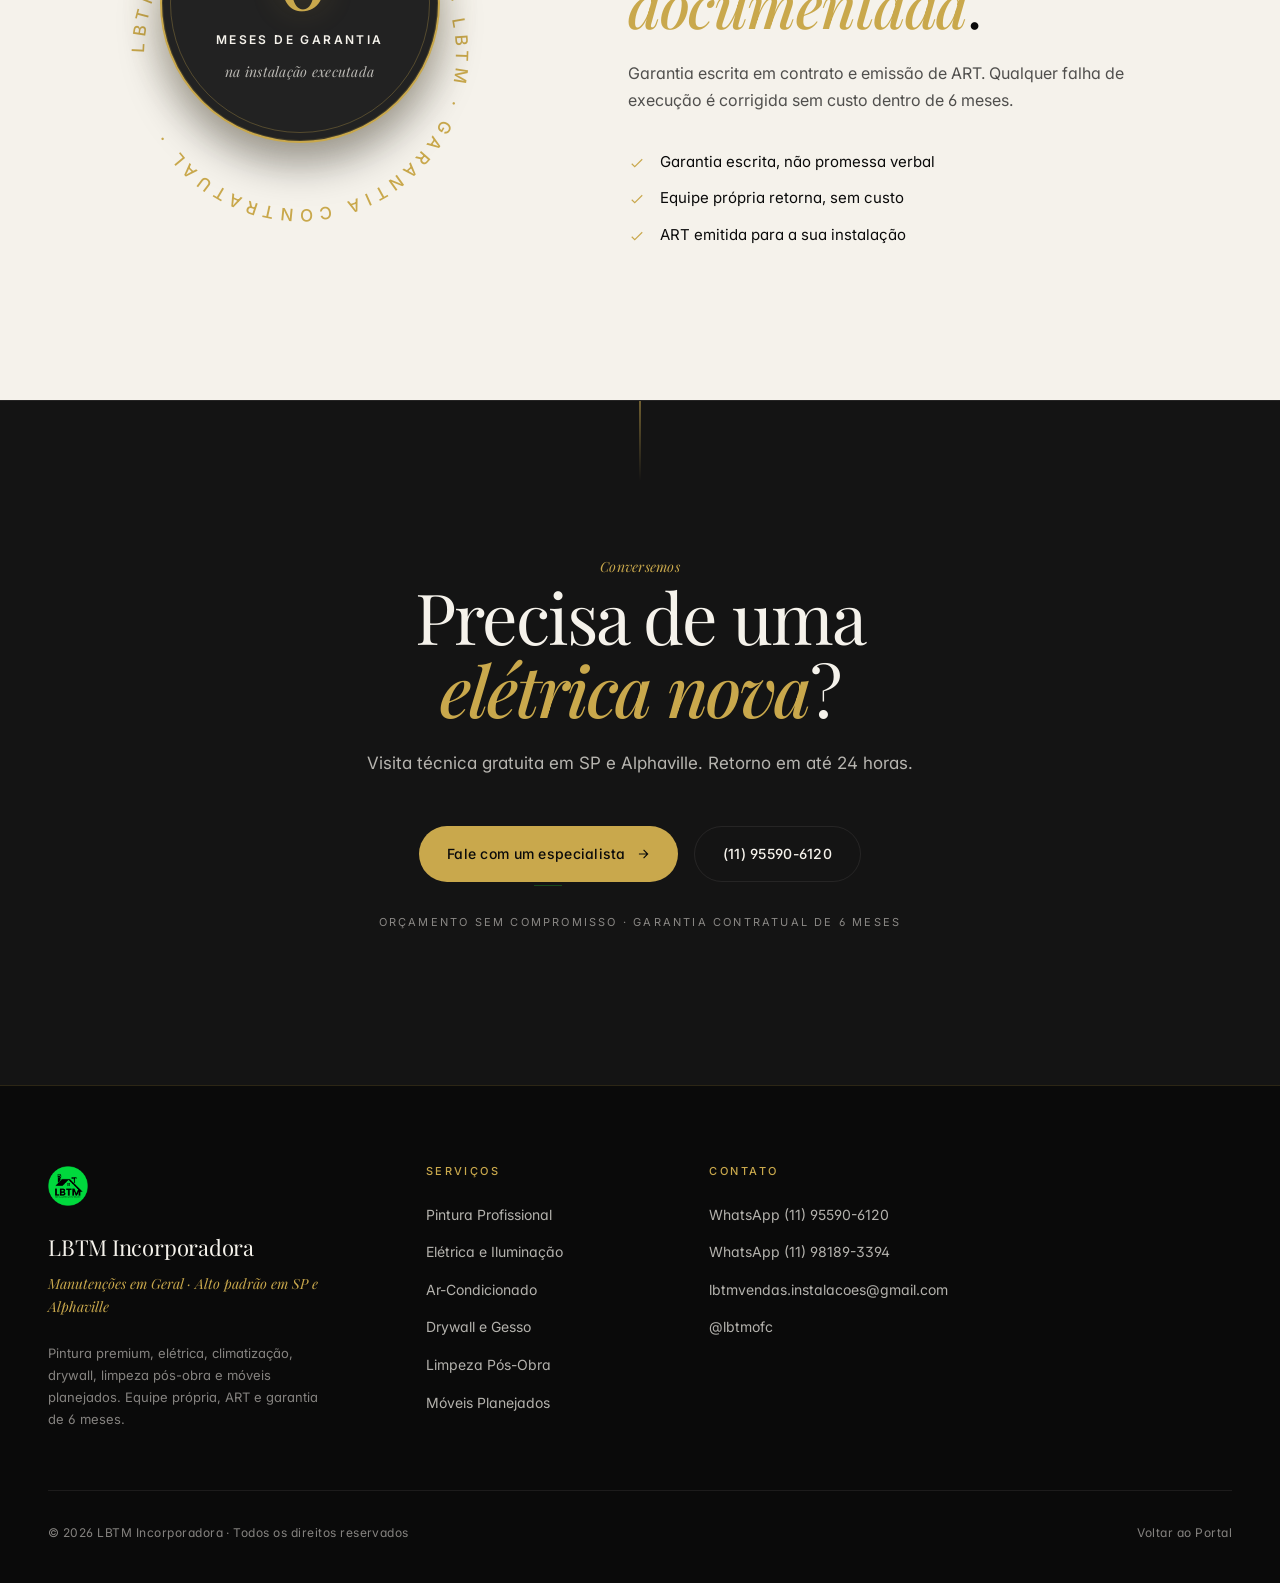
<file: hub_matriz_lbtm/eletrica/index.html>
<!DOCTYPE html>
<html lang="pt-BR" class="no-js">
<head>
  <meta charset="UTF-8">
  <meta name="viewport" content="width=device-width, initial-scale=1.0">
  <title>Elétrica e Iluminação Técnica em SP e Alphaville | LBTM Incorporadora</title>
  <meta name="description" content="Elétrica e iluminação técnica de alto padrão: quadros de distribuição organizados, iluminação LED embutida, passagem de cabos, adequação NBR e automação. ART e garantia de 6 meses.">
  <meta name="keywords" content="eletricista SP, iluminação técnica, LED embutido, quadro de distribuição, NBR 5410, instalação elétrica Alphaville, LBTM">
  <meta name="robots" content="index, follow">
  <link rel="canonical" href="https://lbtmincorporadora.com.br/eletrica/">

  <meta property="og:title" content="Elétrica e Iluminação Técnica | LBTM Incorporadora">
  <meta property="og:description" content="Quadros organizados, iluminação LED embutida, passagem de cabos e adequação NBR 5410 em SP e Alphaville.">
  <meta property="og:type" content="website">
  <meta property="og:url" content="https://lbtmincorporadora.com.br/eletrica/">
  <meta property="og:image" content="../assets/landing-pintura/hero/hero-principal%20(1).jpeg">
  <meta property="og:locale" content="pt_BR">

  <meta name="twitter:card" content="summary_large_image">
  <meta name="twitter:title" content="Elétrica e Iluminação Técnica | LBTM Incorporadora">
  <meta name="twitter:description" content="Quadros organizados, iluminação LED e adequação NBR.">
  <meta name="twitter:image" content="../assets/landing-pintura/hero/hero-principal%20(1).jpeg">

  <link rel="icon" type="image/png" href="../assets/logo%20da%20empresa%20LBTM.png">

  <link rel="preconnect" href="https://fonts.googleapis.com">
  <link rel="preconnect" href="https://fonts.gstatic.com" crossorigin>
  <link href="https://fonts.googleapis.com/css2?family=Playfair+Display:ital,wght@0,400..700;1,400..700&family=Fraunces:ital,opsz,wght@0,9..144,300..600;1,9..144,300..600&family=Inter:wght@300;400;500;600;700&display=swap" rel="stylesheet">

  <link rel="stylesheet" href="../css/style.css">

  <script type="application/ld+json">
  {
    "@context": "https://schema.org",
    "@type": "Service",
    "name": "Elétrica e Iluminação Técnica",
    "provider": { "@type": "HomeAndConstructionBusiness", "name": "LBTM Incorporadora", "telephone": "+5511955906120" },
    "areaServed": ["São Paulo", "Alphaville"],
    "description": "Quadros de distribuição organizados, iluminação técnica embutida em LED, passagem de cabos, adequação NBR 5410 e automação."
  }
  </script>
</head>
<body>
  <header class="nav" id="nav">
    <div class="container nav__inner">
      <a href="../" class="nav__logo" aria-label="LBTM Incorporadora — Página inicial">
        <img src="../assets/logo%20da%20empresa%20LBTM.png" alt="LBTM">
        <span>LBTM</span>
      </a>
      <nav class="nav__menu" aria-label="Navegação principal">
        <a href="#tecnicas">Soluções</a>
        <a href="#servicos">Incluso no serviço</a>
        <a href="#garantia">Garantia</a>
        <a href="../#pilares">A LBTM</a>
      </nav>
      <a href="https://wa.me/5511955906120?text=Ol%C3%A1!%20Quero%20um%20or%C3%A7amento%20de%20el%C3%A9trica%20e%20ilumina%C3%A7%C3%A3o." class="nav__cta">
        Fale com um especialista
      </a>
    </div>
  </header>

  <main>
    <section class="hero" id="hero">
      <div class="container hero__inner">
        <div class="hero__content">
          <span class="hero__eyebrow">Elétrica e Iluminação Técnica · SP e Alphaville</span>
          <h1 class="hero__title">Instalações elétricas <em>seguras</em> e iluminação de alto padrão.</h1>
          <p class="hero__subtitle">Quadros de distribuição organizados, iluminação técnica embutida em LED, passagem de cabos limpa e adequação às normas NBR. Com ART e garantia de 6 meses.</p>
          <div class="hero__ctas">
            <a href="https://wa.me/5511955906120?text=Ol%C3%A1!%20Quero%20um%20or%C3%A7amento%20de%20el%C3%A9trica%20e%20ilumina%C3%A7%C3%A3o." class="btn btn--gold">
              Orçamento pelo WhatsApp
              <svg class="btn__arrow" viewBox="0 0 24 24" fill="none" stroke="currentColor" stroke-width="2"><path d="M5 12h14M13 5l7 7-7 7"/></svg>
            </a>
            <a href="#tecnicas" class="btn btn--ghost">Ver soluções</a>
          </div>
          <div class="hero__trust">
            <span>Adequação NBR</span>
            <span>ART emitida</span>
            <span>Garantia 6 meses</span>
          </div>
        </div>
        <div class="hero__visual">
          <picture>
            <source media="(max-width: 900px)" srcset="../assets/landing-pintura/hero/hero-principal%20(1).jpeg">
            <img src="../assets/landing-pintura/hero/hero-principal%20(2).jpeg" alt="Iluminação técnica integrada em ambiente premium" loading="eager" width="800" height="1000">
          </picture>
          <div class="hero__visual-meta">
            <em>Iluminação técnica · LED</em>
            <span>LBTM</span>
          </div>
        </div>
      </div>
    </section>

    <section class="differentials" id="tecnicas">
      <div class="container">
        <div class="differentials__head">
          <div class="reveal">
            <span class="eyebrow eyebrow--dark">Soluções técnicas</span>
            <h2 class="section-title section-title--dark">Elétrica <em>bem feita</em> transforma o imóvel.</h2>
          </div>
          <p class="section-lead section-lead--dark reveal">Segurança, organização e iluminação que valorizam cada ambiente.</p>
        </div>
        <div class="differentials__grid">
          <div class="differential reveal">
            <span class="differential__mark">01</span>
            <h3 class="differential__title">Quadros de distribuição organizados</h3>
            <p class="differential__text">Quadros identificados, cabos retilíneos e disjuntores dimensionados conforme a carga de cada circuito.</p>
          </div>
          <div class="differential reveal">
            <span class="differential__mark">02</span>
            <h3 class="differential__title">Iluminação técnica embutida em LED</h3>
            <p class="differential__text">Projeto e instalação de sancas, trilhos e spots LED com temperatura de cor planejada para cada ambiente.</p>
          </div>
          <div class="differential reveal">
            <span class="differential__mark">03</span>
            <h3 class="differential__title">Passagem de cabos</h3>
            <p class="differential__text">Infraestrutura limpa e embutida, sem fios aparentes, com conduítes e eletrocalhas corretamente fixados.</p>
          </div>
          <div class="differential reveal">
            <span class="differential__mark">04</span>
            <h3 class="differential__title">Adequação NBR e automação</h3>
            <p class="differential__text">Instalações conforme NBR 5410 e integração com automação residencial, incluindo Alexa.</p>
          </div>
        </div>
      </div>
    </section>

    <section class="services" id="servicos">
      <div class="container">
        <div class="services__inner">
          <div class="reveal">
            <span class="eyebrow">Incluso</span>
            <h2 class="section-title">O que está <em>incluído</em>.</h2>
            <p class="section-lead">Serviços elétricos executados com técnica e responsabilidade.</p>
          </div>
          <div class="services__list">
            <div class="service reveal">
              <span class="service__num">01</span>
              <div><h3 class="service__title">Instalações elétricas</h3><p class="service__text">Tomadas, interruptores, pontos de luz e circuitos dedicados para equipamentos.</p></div>
            </div>
            <div class="service reveal">
              <span class="service__num">02</span>
              <div><h3 class="service__title">Iluminação embutida</h3><p class="service__text">Spots, trilhos, fitas LED e sancas com acabamento integrado ao forro.</p></div>
            </div>
            <div class="service reveal">
              <span class="service__num">03</span>
              <div><h3 class="service__title">Revisão e adequação</h3><p class="service__text">Diagnóstico, troca de componentes e adequação à NBR 5410.</p></div>
            </div>
            <div class="service reveal">
              <span class="service__num">04</span>
              <div><h3 class="service__title">Automação residencial</h3><p class="service__text">Integração de iluminação e dispositivos com Alexa e sistemas de automação.</p></div>
            </div>
            <div class="service reveal">
              <span class="service__num">05</span>
              <div><h3 class="service__title">Quadros e disjuntores</h3><p class="service__text">Organização, identificação e dimensionamento correto de proteção.</p></div>
            </div>
            <div class="service reveal">
              <span class="service__num">06</span>
              <div><h3 class="service__title">ART e laudo</h3><p class="service__text">Emissão de ART e documentação técnica da execução quando aplicável.</p></div>
            </div>
          </div>
        </div>
      </div>
    </section>

    <section class="guarantee" id="garantia">
      <div class="container guarantee__inner">
        <div class="guarantee__seal reveal">
          <svg viewBox="0 0 200 200" aria-hidden="true">
            <defs>
              <path id="circlePath" d="M 100,100 m -82,0 a 82,82 0 1,1 164,0 a 82,82 0 1,1 -164,0"/>
            </defs>
            <text fill="#C9A84C" font-family="Inter, sans-serif" font-size="9" letter-spacing="3" font-weight="500">
              <textPath href="#circlePath">LBTM · GARANTIA CONTRATUAL · LBTM · GARANTIA CONTRATUAL ·</textPath>
            </text>
          </svg>
          <div class="guarantee__seal-circle">
            <span class="guarantee__seal-num">6</span>
            <span class="guarantee__seal-label">Meses de Garantia</span>
            <span class="guarantee__seal-sub">na instalação executada</span>
          </div>
        </div>
        <div class="reveal">
          <span class="eyebrow eyebrow--dark">Garantia contratual</span>
          <h2 class="guarantee__title">Segurança elétrica <em>documentada</em>.</h2>
          <p class="guarantee__text">Garantia escrita em contrato e emissão de ART. Qualquer falha de execução é corrigida sem custo dentro de 6 meses.</p>
          <ul class="guarantee__list">
            <li><svg viewBox="0 0 24 24" fill="none" stroke="currentColor" stroke-width="1.5"><path d="M5 13l4 4L19 7"/></svg><span>Garantia escrita, não promessa verbal</span></li>
            <li><svg viewBox="0 0 24 24" fill="none" stroke="currentColor" stroke-width="1.5"><path d="M5 13l4 4L19 7"/></svg><span>Equipe própria retorna, sem custo</span></li>
            <li><svg viewBox="0 0 24 24" fill="none" stroke="currentColor" stroke-width="1.5"><path d="M5 13l4 4L19 7"/></svg><span>ART emitida para a sua instalação</span></li>
          </ul>
        </div>
      </div>
    </section>

    <section class="cta-final" id="contato">
      <div class="container cta-final__inner">
        <span class="cta-final__eyebrow">Conversemos</span>
        <h2 class="cta-final__title">Precisa de uma <em>elétrica nova</em>?</h2>
        <p class="cta-final__text">Visita técnica gratuita em SP e Alphaville. Retorno em até 24 horas.</p>
        <div class="cta-final__ctas">
          <a href="https://wa.me/5511955906120?text=Ol%C3%A1!%20Quero%20um%20or%C3%A7amento%20de%20el%C3%A9trica%20e%20ilumina%C3%A7%C3%A3o." class="btn btn--gold">
            Fale com um especialista
            <svg class="btn__arrow" viewBox="0 0 24 24" fill="none" stroke="currentColor" stroke-width="2"><path d="M5 12h14M13 5l7 7-7 7"/></svg>
          </a>
          <a href="tel:+5511955906120" class="btn btn--ghost">(11) 95590-6120</a>
        </div>
        <p class="cta-final__small">Orçamento sem compromisso · Garantia contratual de 6 meses</p>
      </div>
    </section>
  </main>

  <footer class="footer">
    <div class="container">
      <div class="footer__top">
        <div class="footer__brand">
          <img class="footer__brand-logo" src="../assets/logo%20da%20empresa%20LBTM.png" alt="LBTM">
          <div class="footer__brand-name">LBTM Incorporadora</div>
          <div class="footer__brand-tag">Manutenções em Geral · Alto padrão em SP e Alphaville</div>
          <p class="footer__brand-text">Pintura premium, elétrica, climatização, drywall, limpeza pós-obra e móveis planejados. Equipe própria, ART e garantia de 6 meses.</p>
        </div>
        <div class="footer__col">
          <h4>Serviços</h4>
          <ul>
            <li><a href="../pintura/">Pintura Profissional</a></li>
            <li><a href="../eletrica/">Elétrica e Iluminação</a></li>
            <li><a href="../ar-condicionado/">Ar-Condicionado</a></li>
            <li><a href="../drywall-gesso/">Drywall e Gesso</a></li>
            <li><a href="../limpeza-pos-obra/">Limpeza Pós-Obra</a></li>
            <li><a href="../moveis-planejados/">Móveis Planejados</a></li>
          </ul>
        </div>
        <div class="footer__col">
          <h4>Contato</h4>
          <ul>
            <li><a href="https://wa.me/5511955906120">WhatsApp (11) 95590-6120</a></li>
            <li><a href="https://wa.me/5511981893394">WhatsApp (11) 98189-3394</a></li>
            <li><a href="mailto:lbtmvendas.instalacoes@gmail.com">lbtmvendas.instalacoes@gmail.com</a></li>
            <li><a href="https://instagram.com/lbtmofc" target="_blank" rel="noopener noreferrer">@lbtmofc</a></li>
          </ul>
        </div>
      </div>
      <div class="footer__bottom">
        <div class="footer__bottom-left">
          <span>© 2026 LBTM Incorporadora · Todos os direitos reservados</span>
        </div>
        <div class="footer__bottom-links">
          <a href="../">Voltar ao Portal</a>
        </div>
      </div>
    </div>
  </footer>

  <a class="whatsapp-float" href="https://wa.me/5511955906120?text=Ol%C3%A1!%20Quero%20um%20or%C3%A7amento%20de%20el%C3%A9trica%20e%20ilumina%C3%A7%C3%A3o." aria-label="Falar no WhatsApp">
    <svg viewBox="0 0 24 24" fill="currentColor" aria-hidden="true">
      <path d="M17.472 14.382c-.297-.149-1.758-.867-2.03-.967-.273-.099-.471-.148-.67.15-.197.297-.767.966-.94 1.164-.173.199-.347.223-.644.075-.297-.15-1.255-.463-2.39-1.475-.883-.788-1.48-1.761-1.653-2.059-.173-.297-.018-.458.13-.606.134-.133.298-.347.446-.52.149-.174.198-.298.298-.497.099-.198.05-.371-.025-.52-.075-.149-.669-1.612-.916-2.207-.242-.579-.487-.5-.669-.51-.173-.008-.371-.01-.57-.01-.198 0-.52.074-.792.372-.272.297-1.04 1.016-1.04 2.479 0 1.462 1.065 2.875 1.213 3.074.149.198 2.096 3.2 5.077 4.487.709.306 1.262.489 1.694.625.712.227 1.36.195 1.871.118.571-.085 1.758-.719 2.006-1.413.248-.694.248-1.289.173-1.413-.074-.124-.272-.198-.57-.347m-5.421 7.403h-.004a9.87 9.87 0 01-5.031-1.378l-.361-.214-3.741.982.998-3.648-.235-.374a9.86 9.86 0 01-1.51-5.26c.001-5.45 4.436-9.884 9.888-9.884 2.64 0 5.122 1.03 6.988 2.898a9.825 9.825 0 012.893 6.994c-.003 5.45-4.437 9.884-9.885 9.884m8.413-18.297A11.815 11.815 0 0012.05 0C5.495 0 .16 5.335.157 11.892c0 2.096.547 4.142 1.588 5.945L.057 24l6.305-1.654a11.882 11.882 0 005.683 1.448h.005c6.554 0 11.89-5.335 11.893-11.893a11.821 11.821 0 00-3.48-8.413Z"/>
    </svg>
  </a>

  <script>
    document.documentElement.classList.remove('no-js');
    const nav = document.getElementById('nav');
    window.addEventListener('scroll', () => {
      const y = window.scrollY;
      if (y > 40) nav.classList.add('is-scrolled');
      else nav.classList.remove('is-scrolled');
    }, { passive: true });
    const revealEls = document.querySelectorAll('.reveal');
    const observer = new IntersectionObserver((entries) => {
      entries.forEach(entry => {
        if (entry.isIntersecting) {
          entry.target.classList.add('is-visible');
          observer.unobserve(entry.target);
        }
      });
    }, { threshold: 0.08, rootMargin: '0px 0px -30px 0px' });
    revealEls.forEach(el => observer.observe(el));
    setTimeout(() => revealEls.forEach(el => el.classList.add('is-visible')), 1200);
  </script>
</body>
</html>
</file>
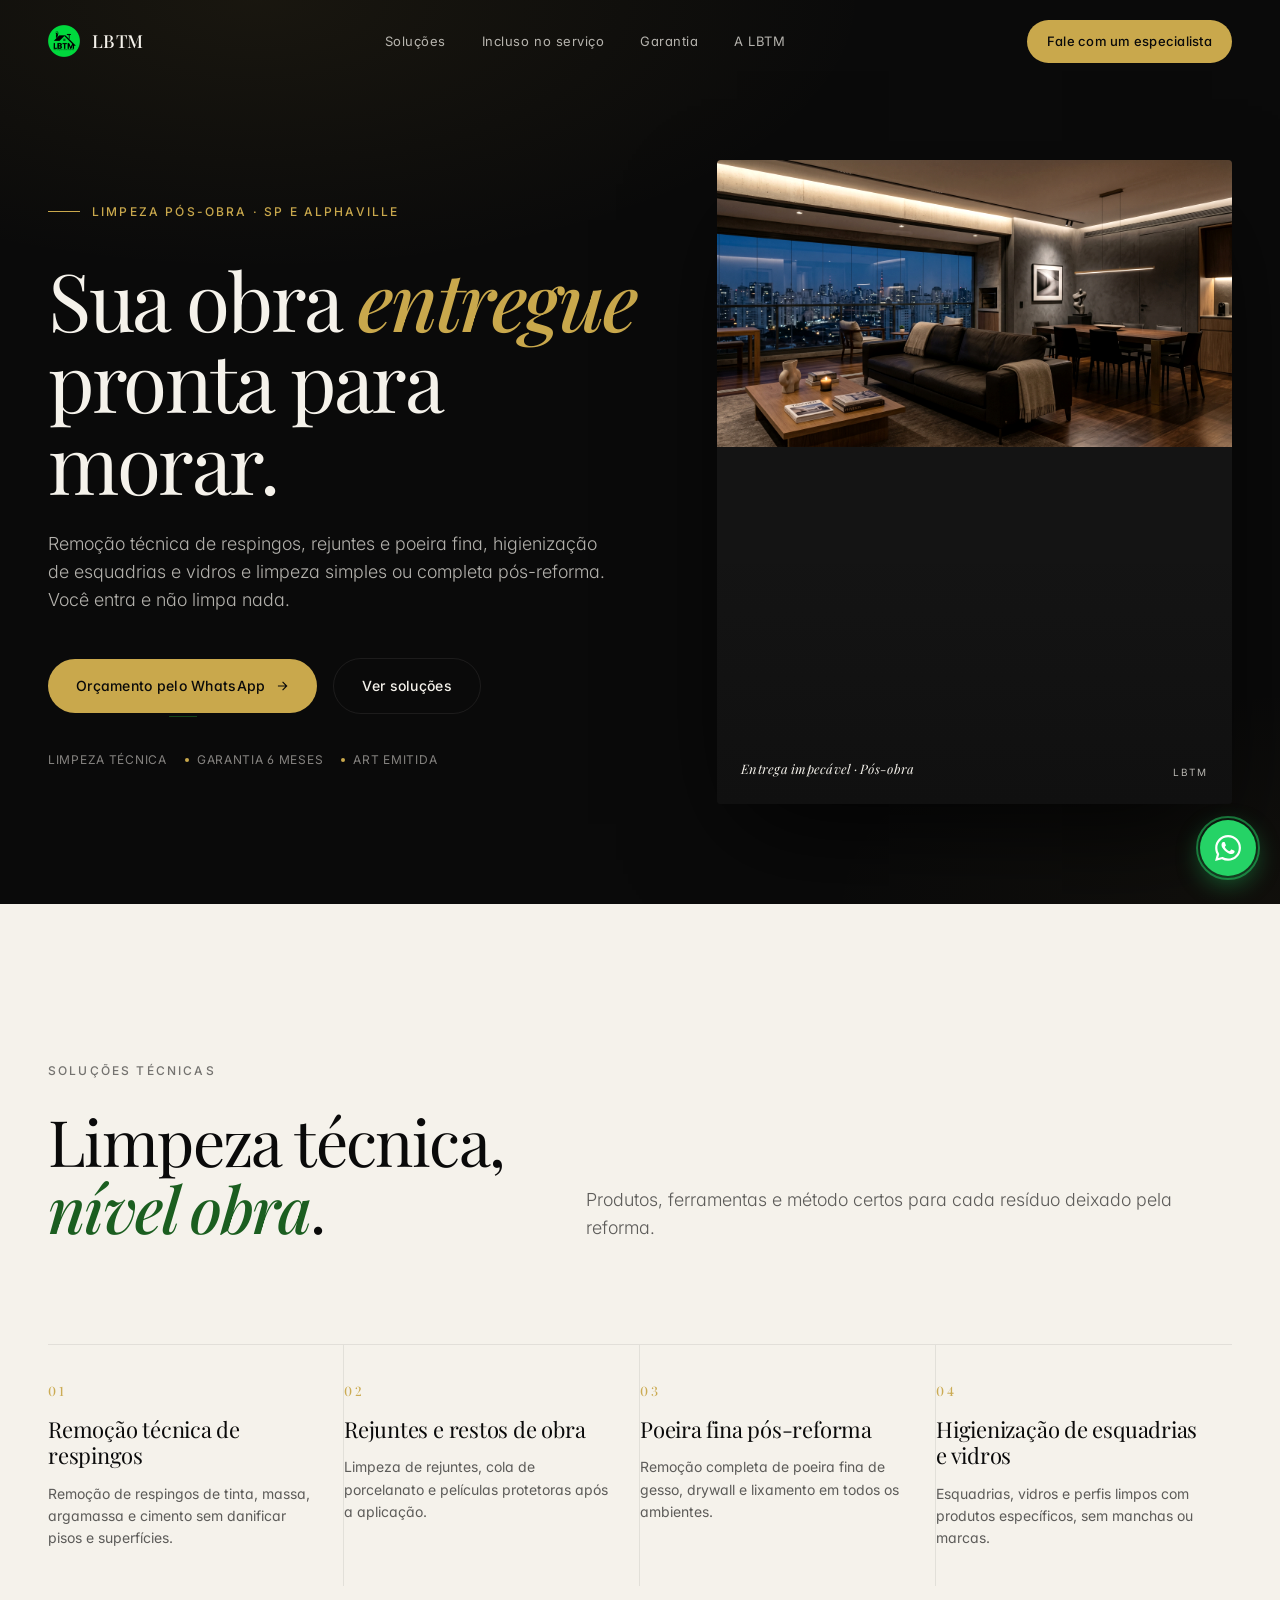
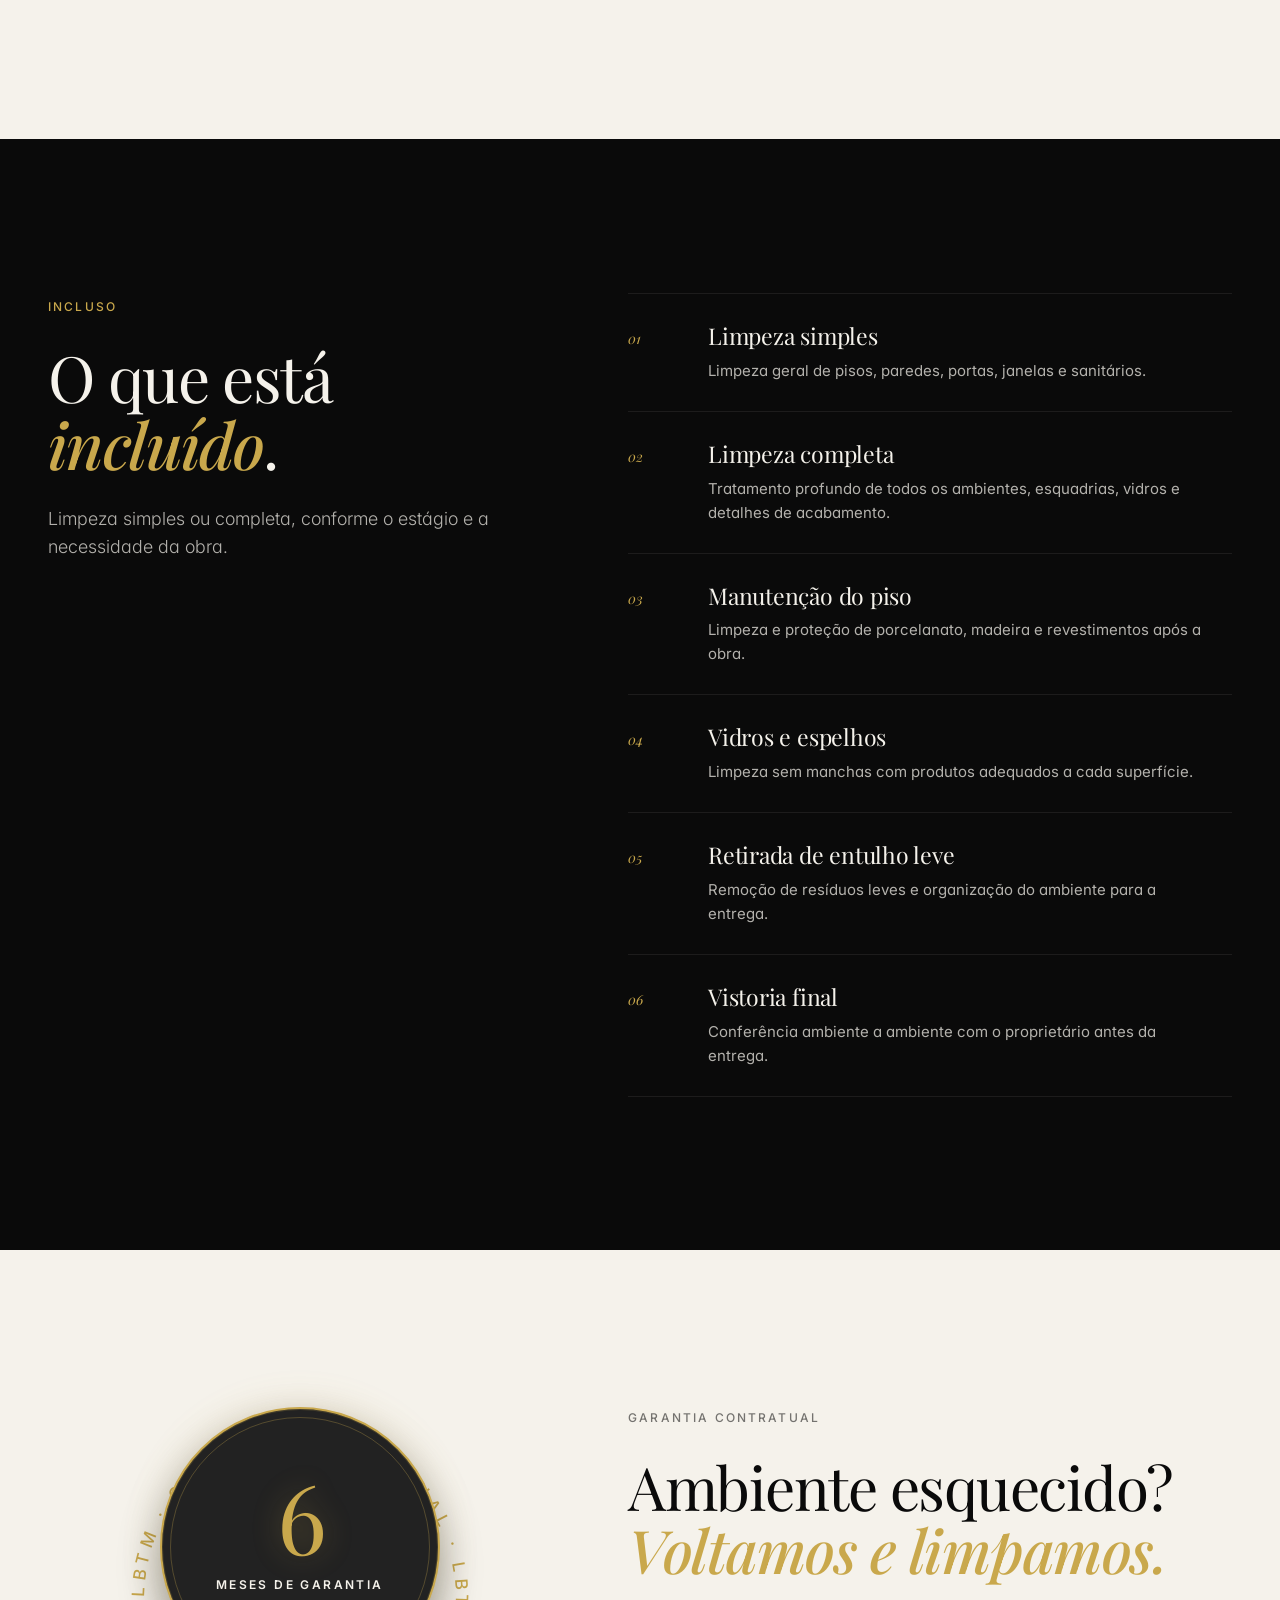
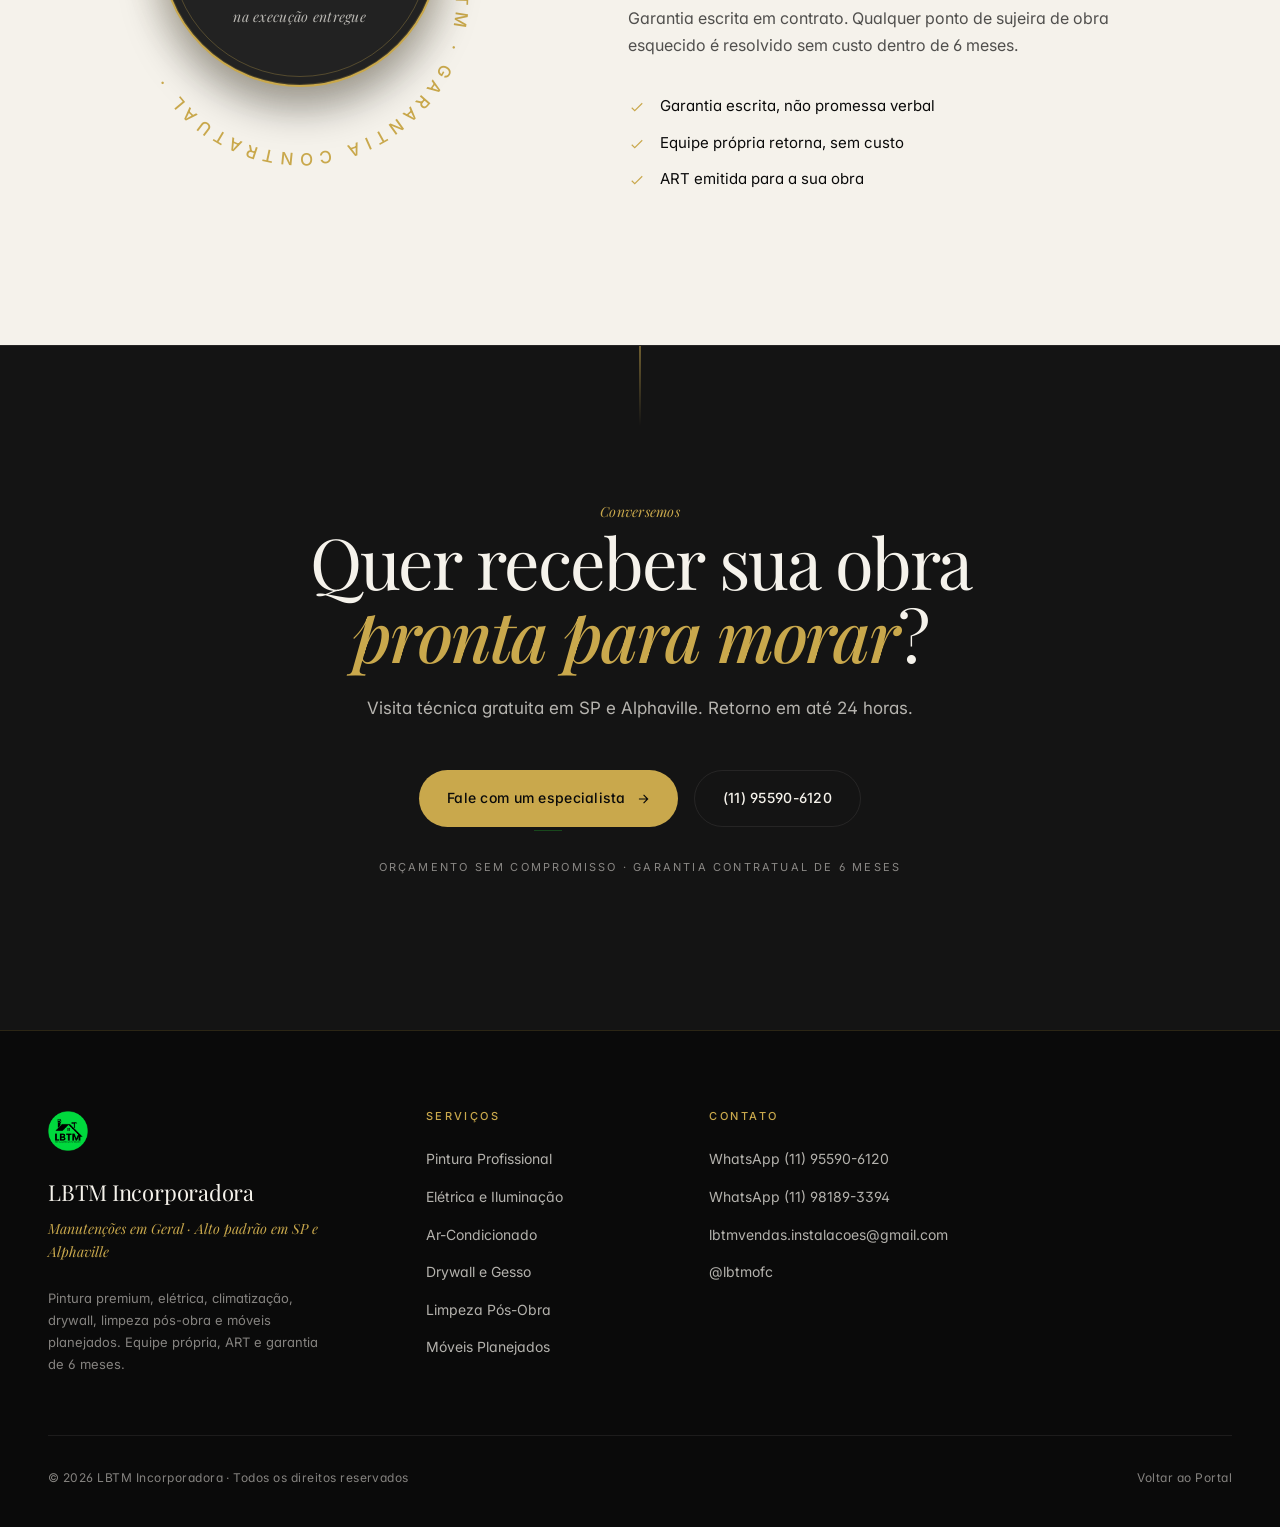
<file: hub_matriz_lbtm/limpeza-pos-obra/index.html>
<!DOCTYPE html>
<html lang="pt-BR" class="no-js">
<head>
  <meta charset="UTF-8">
  <meta name="viewport" content="width=device-width, initial-scale=1.0">
  <title>Limpeza Pós-Obra Simples e Completa em SP e Alphaville | LBTM Incorporadora</title>
  <meta name="description" content="Limpeza pós-obra simples e completa: remoção técnica de respingos, rejuntes e poeira fina, higienização de esquadrias e vidros e entrega da obra pronta para morar. ART e garantia de 6 meses.">
  <meta name="keywords" content="limpeza pós-obra SP, limpeza pós reforma Alphaville, remoção rejunte, limpeza poeira fina, higienização vidros, entrega obra, LBTM">
  <meta name="robots" content="index, follow">
  <link rel="canonical" href="https://lbtmincorporadora.com.br/limpeza-pos-obra/">

  <meta property="og:title" content="Limpeza Pós-Obra Simples e Completa | LBTM Incorporadora">
  <meta property="og:description" content="Remoção técnica de respingos, rejuntes e poeira fina, higienização de esquadrias e vidros e entrega pronta para morar.">
  <meta property="og:type" content="website">
  <meta property="og:url" content="https://lbtmincorporadora.com.br/limpeza-pos-obra/">
  <meta property="og:image" content="../assets/landing-pintura/hero/hero-principal%20(1).jpeg">
  <meta property="og:locale" content="pt_BR">

  <meta name="twitter:card" content="summary_large_image">
  <meta name="twitter:title" content="Limpeza Pós-Obra | LBTM Incorporadora">
  <meta name="twitter:description" content="Remoção técnica de respingos e poeira fina, com entrega pronta para morar.">
  <meta name="twitter:image" content="../assets/landing-pintura/hero/hero-principal%20(1).jpeg">

  <link rel="icon" type="image/png" href="../assets/logo%20da%20empresa%20LBTM.png">

  <link rel="preconnect" href="https://fonts.googleapis.com">
  <link rel="preconnect" href="https://fonts.gstatic.com" crossorigin>
  <link href="https://fonts.googleapis.com/css2?family=Playfair+Display:ital,wght@0,400..700;1,400..700&family=Fraunces:ital,opsz,wght@0,9..144,300..600;1,9..144,300..600&family=Inter:wght@300;400;500;600;700&display=swap" rel="stylesheet">

  <link rel="stylesheet" href="../css/style.css">

  <script type="application/ld+json">
  {
    "@context": "https://schema.org",
    "@type": "Service",
    "name": "Limpeza Pós-Obra Simples e Completa",
    "provider": { "@type": "HomeAndConstructionBusiness", "name": "LBTM Incorporadora", "telephone": "+5511955906120" },
    "areaServed": ["São Paulo", "Alphaville"],
    "description": "Remoção técnica de respingos, rejuntes e poeira fina pós-reforma, higienização de esquadrias/vidros e entrega da obra pronta para morar."
  }
  </script>
</head>
<body>
  <header class="nav" id="nav">
    <div class="container nav__inner">
      <a href="../" class="nav__logo" aria-label="LBTM Incorporadora — Página inicial">
        <img src="../assets/logo%20da%20empresa%20LBTM.png" alt="LBTM">
        <span>LBTM</span>
      </a>
      <nav class="nav__menu" aria-label="Navegação principal">
        <a href="#tecnicas">Soluções</a>
        <a href="#servicos">Incluso no serviço</a>
        <a href="#garantia">Garantia</a>
        <a href="../#pilares">A LBTM</a>
      </nav>
      <a href="https://wa.me/5511955906120?text=Ol%C3%A1!%20Quero%20um%20or%C3%A7amento%20de%20limpeza%20p%C3%B3s-obra." class="nav__cta">
        Fale com um especialista
      </a>
    </div>
  </header>

  <main>
    <section class="hero" id="hero">
      <div class="container hero__inner">
        <div class="hero__content">
          <span class="hero__eyebrow">Limpeza Pós-Obra · SP e Alphaville</span>
          <h1 class="hero__title">Sua obra <em>entregue</em> pronta para morar.</h1>
          <p class="hero__subtitle">Remoção técnica de respingos, rejuntes e poeira fina, higienização de esquadrias e vidros e limpeza simples ou completa pós-reforma. Você entra e não limpa nada.</p>
          <div class="hero__ctas">
            <a href="https://wa.me/5511955906120?text=Ol%C3%A1!%20Quero%20um%20or%C3%A7amento%20de%20limpeza%20p%C3%B3s-obra." class="btn btn--gold">
              Orçamento pelo WhatsApp
              <svg class="btn__arrow" viewBox="0 0 24 24" fill="none" stroke="currentColor" stroke-width="2"><path d="M5 12h14M13 5l7 7-7 7"/></svg>
            </a>
            <a href="#tecnicas" class="btn btn--ghost">Ver soluções</a>
          </div>
          <div class="hero__trust">
            <span>Limpeza técnica</span>
            <span>Garantia 6 meses</span>
            <span>ART emitida</span>
          </div>
        </div>
        <div class="hero__visual">
          <picture>
            <source media="(max-width: 900px)" srcset="../assets/landing-pintura/hero/hero-principal%20(1).jpeg">
            <img src="../assets/landing-pintura/hero/hero-principal%20(2).jpeg" alt="Ambiente impecável entregue pela LBTM após limpeza pós-obra" loading="eager" width="800" height="1000">
          </picture>
          <div class="hero__visual-meta">
            <em>Entrega impecável · Pós-obra</em>
            <span>LBTM</span>
          </div>
        </div>
      </div>
    </section>

    <section class="differentials" id="tecnicas">
      <div class="container">
        <div class="differentials__head">
          <div class="reveal">
            <span class="eyebrow eyebrow--dark">Soluções técnicas</span>
            <h2 class="section-title section-title--dark">Limpeza técnica, <em>nível obra</em>.</h2>
          </div>
          <p class="section-lead section-lead--dark reveal">Produtos, ferramentas e método certos para cada resíduo deixado pela reforma.</p>
        </div>
        <div class="differentials__grid">
          <div class="differential reveal">
            <span class="differential__mark">01</span>
            <h3 class="differential__title">Remoção técnica de respingos</h3>
            <p class="differential__text">Remoção de respingos de tinta, massa, argamassa e cimento sem danificar pisos e superfícies.</p>
          </div>
          <div class="differential reveal">
            <span class="differential__mark">02</span>
            <h3 class="differential__title">Rejuntes e restos de obra</h3>
            <p class="differential__text">Limpeza de rejuntes, cola de porcelanato e películas protetoras após a aplicação.</p>
          </div>
          <div class="differential reveal">
            <span class="differential__mark">03</span>
            <h3 class="differential__title">Poeira fina pós-reforma</h3>
            <p class="differential__text">Remoção completa de poeira fina de gesso, drywall e lixamento em todos os ambientes.</p>
          </div>
          <div class="differential reveal">
            <span class="differential__mark">04</span>
            <h3 class="differential__title">Higienização de esquadrias e vidros</h3>
            <p class="differential__text">Esquadrias, vidros e perfis limpos com produtos específicos, sem manchas ou marcas.</p>
          </div>
        </div>
      </div>
    </section>

    <section class="services" id="servicos">
      <div class="container">
        <div class="services__inner">
          <div class="reveal">
            <span class="eyebrow">Incluso</span>
            <h2 class="section-title">O que está <em>incluído</em>.</h2>
            <p class="section-lead">Limpeza simples ou completa, conforme o estágio e a necessidade da obra.</p>
          </div>
          <div class="services__list">
            <div class="service reveal">
              <span class="service__num">01</span>
              <div><h3 class="service__title">Limpeza simples</h3><p class="service__text">Limpeza geral de pisos, paredes, portas, janelas e sanitários.</p></div>
            </div>
            <div class="service reveal">
              <span class="service__num">02</span>
              <div><h3 class="service__title">Limpeza completa</h3><p class="service__text">Tratamento profundo de todos os ambientes, esquadrias, vidros e detalhes de acabamento.</p></div>
            </div>
            <div class="service reveal">
              <span class="service__num">03</span>
              <div><h3 class="service__title">Manutenção do piso</h3><p class="service__text">Limpeza e proteção de porcelanato, madeira e revestimentos após a obra.</p></div>
            </div>
            <div class="service reveal">
              <span class="service__num">04</span>
              <div><h3 class="service__title">Vidros e espelhos</h3><p class="service__text">Limpeza sem manchas com produtos adequados a cada superfície.</p></div>
            </div>
            <div class="service reveal">
              <span class="service__num">05</span>
              <div><h3 class="service__title">Retirada de entulho leve</h3><p class="service__text">Remoção de resíduos leves e organização do ambiente para a entrega.</p></div>
            </div>
            <div class="service reveal">
              <span class="service__num">06</span>
              <div><h3 class="service__title">Vistoria final</h3><p class="service__text">Conferência ambiente a ambiente com o proprietário antes da entrega.</p></div>
            </div>
          </div>
        </div>
      </div>
    </section>

    <section class="guarantee" id="garantia">
      <div class="container guarantee__inner">
        <div class="guarantee__seal reveal">
          <svg viewBox="0 0 200 200" aria-hidden="true">
            <defs>
              <path id="circlePath" d="M 100,100 m -82,0 a 82,82 0 1,1 164,0 a 82,82 0 1,1 -164,0"/>
            </defs>
            <text fill="#C9A84C" font-family="Inter, sans-serif" font-size="9" letter-spacing="3" font-weight="500">
              <textPath href="#circlePath">LBTM · GARANTIA CONTRATUAL · LBTM · GARANTIA CONTRATUAL ·</textPath>
            </text>
          </svg>
          <div class="guarantee__seal-circle">
            <span class="guarantee__seal-num">6</span>
            <span class="guarantee__seal-label">Meses de Garantia</span>
            <span class="guarantee__seal-sub">na execução entregue</span>
          </div>
        </div>
        <div class="reveal">
          <span class="eyebrow eyebrow--dark">Garantia contratual</span>
          <h2 class="guarantee__title">Ambiente esquecido? <em>Voltamos e limpamos.</em></h2>
          <p class="guarantee__text">Garantia escrita em contrato. Qualquer ponto de sujeira de obra esquecido é resolvido sem custo dentro de 6 meses.</p>
          <ul class="guarantee__list">
            <li><svg viewBox="0 0 24 24" fill="none" stroke="currentColor" stroke-width="1.5"><path d="M5 13l4 4L19 7"/></svg><span>Garantia escrita, não promessa verbal</span></li>
            <li><svg viewBox="0 0 24 24" fill="none" stroke="currentColor" stroke-width="1.5"><path d="M5 13l4 4L19 7"/></svg><span>Equipe própria retorna, sem custo</span></li>
            <li><svg viewBox="0 0 24 24" fill="none" stroke="currentColor" stroke-width="1.5"><path d="M5 13l4 4L19 7"/></svg><span>ART emitida para a sua obra</span></li>
          </ul>
        </div>
      </div>
    </section>

    <section class="cta-final" id="contato">
      <div class="container cta-final__inner">
        <span class="cta-final__eyebrow">Conversemos</span>
        <h2 class="cta-final__title">Quer receber sua obra <em>pronta para morar</em>?</h2>
        <p class="cta-final__text">Visita técnica gratuita em SP e Alphaville. Retorno em até 24 horas.</p>
        <div class="cta-final__ctas">
          <a href="https://wa.me/5511955906120?text=Ol%C3%A1!%20Quero%20um%20or%C3%A7amento%20de%20limpeza%20p%C3%B3s-obra." class="btn btn--gold">
            Fale com um especialista
            <svg class="btn__arrow" viewBox="0 0 24 24" fill="none" stroke="currentColor" stroke-width="2"><path d="M5 12h14M13 5l7 7-7 7"/></svg>
          </a>
          <a href="tel:+5511955906120" class="btn btn--ghost">(11) 95590-6120</a>
        </div>
        <p class="cta-final__small">Orçamento sem compromisso · Garantia contratual de 6 meses</p>
      </div>
    </section>
  </main>

  <footer class="footer">
    <div class="container">
      <div class="footer__top">
        <div class="footer__brand">
          <img class="footer__brand-logo" src="../assets/logo%20da%20empresa%20LBTM.png" alt="LBTM">
          <div class="footer__brand-name">LBTM Incorporadora</div>
          <div class="footer__brand-tag">Manutenções em Geral · Alto padrão em SP e Alphaville</div>
          <p class="footer__brand-text">Pintura premium, elétrica, climatização, drywall, limpeza pós-obra e móveis planejados. Equipe própria, ART e garantia de 6 meses.</p>
        </div>
        <div class="footer__col">
          <h4>Serviços</h4>
          <ul>
            <li><a href="../pintura/">Pintura Profissional</a></li>
            <li><a href="../eletrica/">Elétrica e Iluminação</a></li>
            <li><a href="../ar-condicionado/">Ar-Condicionado</a></li>
            <li><a href="../drywall-gesso/">Drywall e Gesso</a></li>
            <li><a href="../limpeza-pos-obra/">Limpeza Pós-Obra</a></li>
            <li><a href="../moveis-planejados/">Móveis Planejados</a></li>
          </ul>
        </div>
        <div class="footer__col">
          <h4>Contato</h4>
          <ul>
            <li><a href="https://wa.me/5511955906120">WhatsApp (11) 95590-6120</a></li>
            <li><a href="https://wa.me/5511981893394">WhatsApp (11) 98189-3394</a></li>
            <li><a href="mailto:lbtmvendas.instalacoes@gmail.com">lbtmvendas.instalacoes@gmail.com</a></li>
            <li><a href="https://instagram.com/lbtmofc" target="_blank" rel="noopener noreferrer">@lbtmofc</a></li>
          </ul>
        </div>
      </div>
      <div class="footer__bottom">
        <div class="footer__bottom-left">
          <span>© 2026 LBTM Incorporadora · Todos os direitos reservados</span>
        </div>
        <div class="footer__bottom-links">
          <a href="../">Voltar ao Portal</a>
        </div>
      </div>
    </div>
  </footer>

  <a class="whatsapp-float" href="https://wa.me/5511955906120?text=Ol%C3%A1!%20Quero%20um%20or%C3%A7amento%20de%20limpeza%20p%C3%B3s-obra." aria-label="Falar no WhatsApp">
    <svg viewBox="0 0 24 24" fill="currentColor" aria-hidden="true">
      <path d="M17.472 14.382c-.297-.149-1.758-.867-2.03-.967-.273-.099-.471-.148-.67.15-.197.297-.767.966-.94 1.164-.173.199-.347.223-.644.075-.297-.15-1.255-.463-2.39-1.475-.883-.788-1.48-1.761-1.653-2.059-.173-.297-.018-.458.13-.606.134-.133.298-.347.446-.52.149-.174.198-.298.298-.497.099-.198.05-.371-.025-.52-.075-.149-.669-1.612-.916-2.207-.242-.579-.487-.5-.669-.51-.173-.008-.371-.01-.57-.01-.198 0-.52.074-.792.372-.272.297-1.04 1.016-1.04 2.479 0 1.462 1.065 2.875 1.213 3.074.149.198 2.096 3.2 5.077 4.487.709.306 1.262.489 1.694.625.712.227 1.36.195 1.871.118.571-.085 1.758-.719 2.006-1.413.248-.694.248-1.289.173-1.413-.074-.124-.272-.198-.57-.347m-5.421 7.403h-.004a9.87 9.87 0 01-5.031-1.378l-.361-.214-3.741.982.998-3.648-.235-.374a9.86 9.86 0 01-1.51-5.26c.001-5.45 4.436-9.884 9.888-9.884 2.64 0 5.122 1.03 6.988 2.898a9.825 9.825 0 012.893 6.994c-.003 5.45-4.437 9.884-9.885 9.884m8.413-18.297A11.815 11.815 0 0012.05 0C5.495 0 .16 5.335.157 11.892c0 2.096.547 4.142 1.588 5.945L.057 24l6.305-1.654a11.882 11.882 0 005.683 1.448h.005c6.554 0 11.89-5.335 11.893-11.893a11.821 11.821 0 00-3.48-8.413Z"/>
    </svg>
  </a>

  <script>
    document.documentElement.classList.remove('no-js');
    const nav = document.getElementById('nav');
    window.addEventListener('scroll', () => {
      const y = window.scrollY;
      if (y > 40) nav.classList.add('is-scrolled');
      else nav.classList.remove('is-scrolled');
    }, { passive: true });
    const revealEls = document.querySelectorAll('.reveal');
    const observer = new IntersectionObserver((entries) => {
      entries.forEach(entry => {
        if (entry.isIntersecting) {
          entry.target.classList.add('is-visible');
          observer.unobserve(entry.target);
        }
      });
    }, { threshold: 0.08, rootMargin: '0px 0px -30px 0px' });
    revealEls.forEach(el => observer.observe(el));
    setTimeout(() => revealEls.forEach(el => el.classList.add('is-visible')), 1200);
  </script>
</body>
</html>
</file>
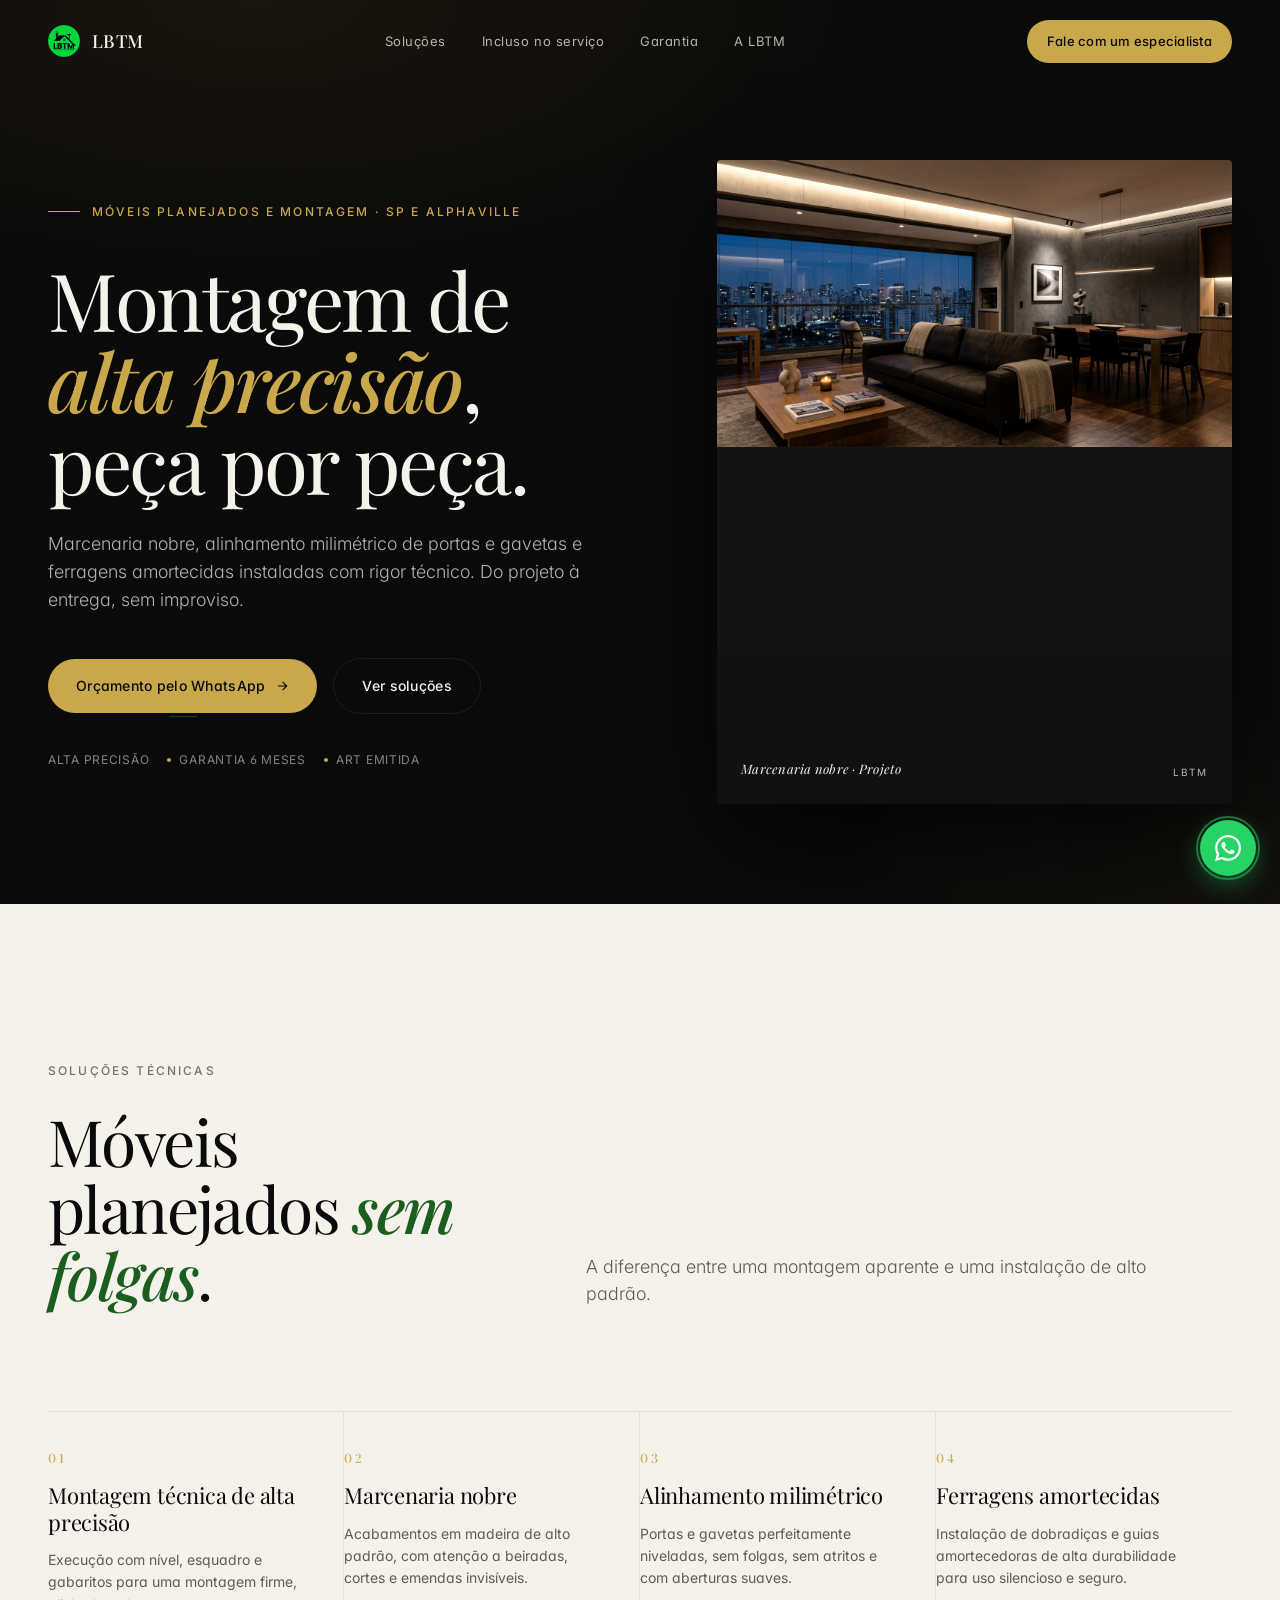
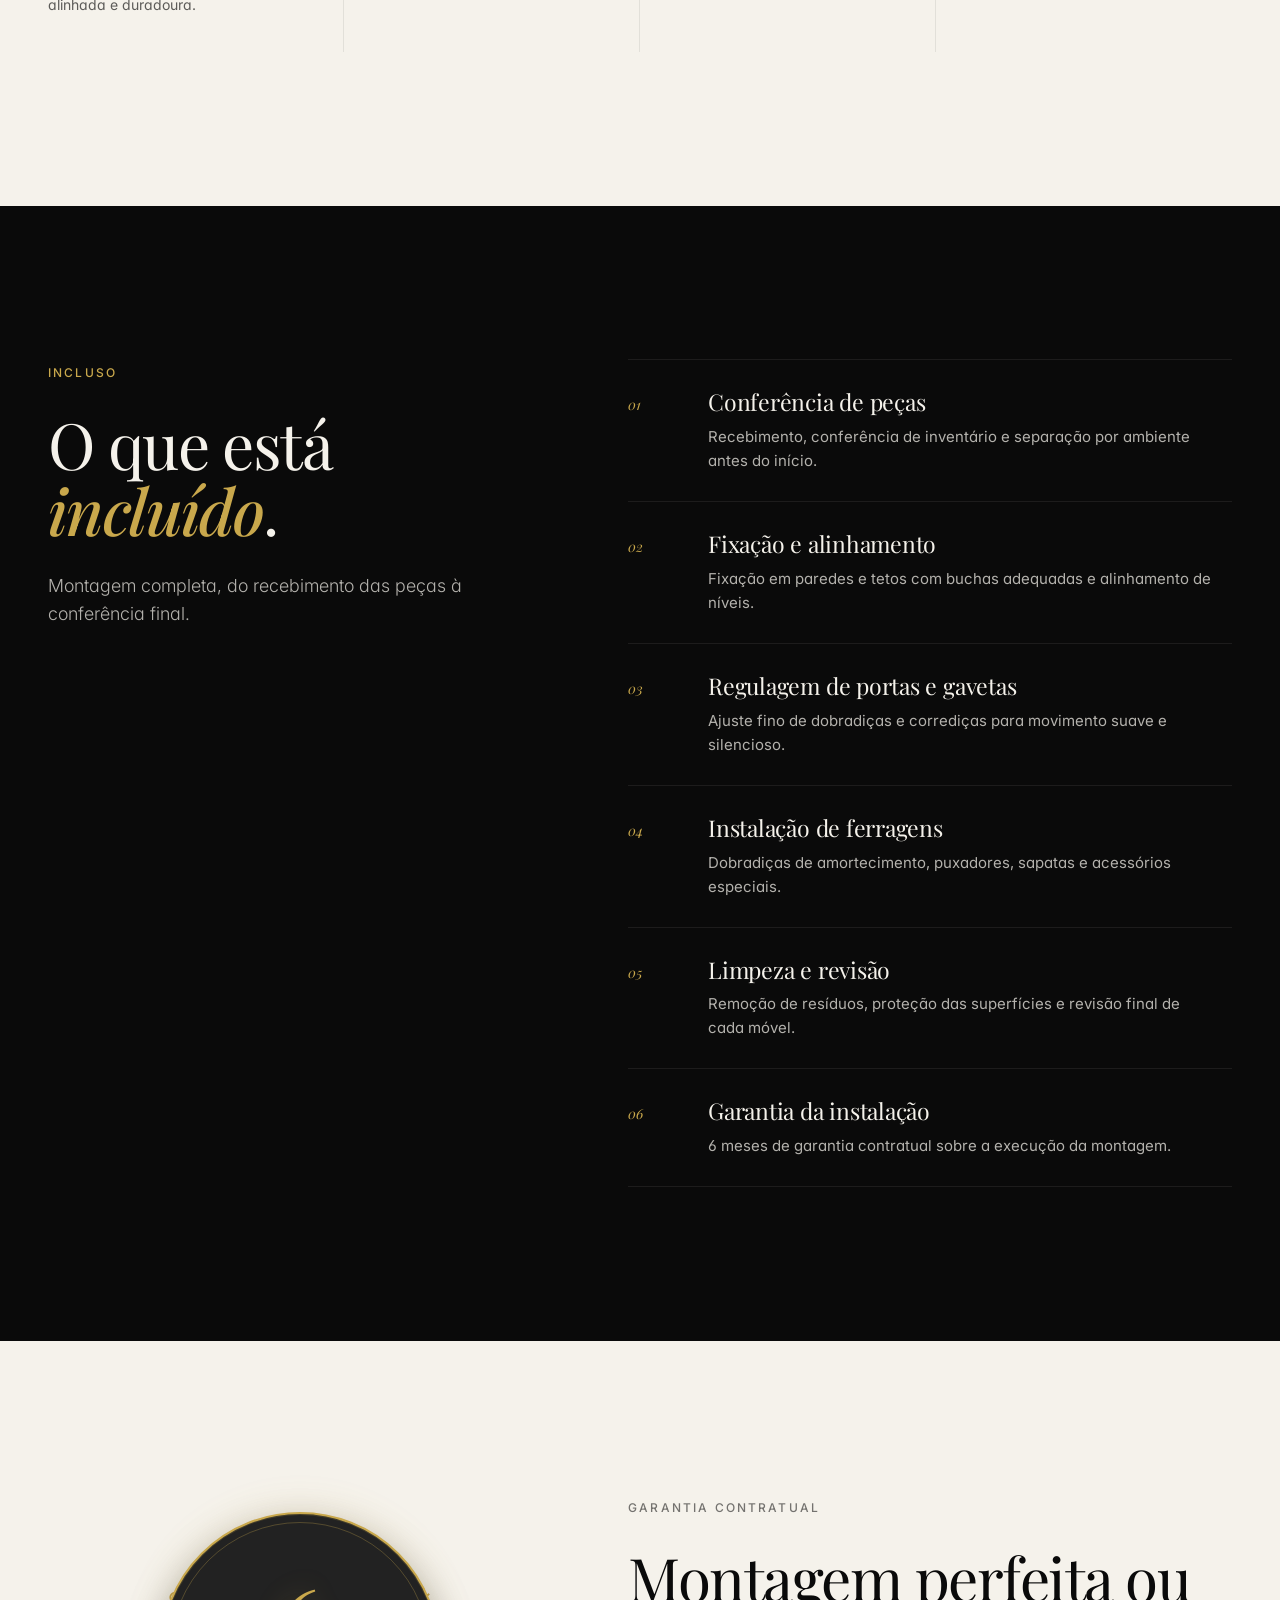
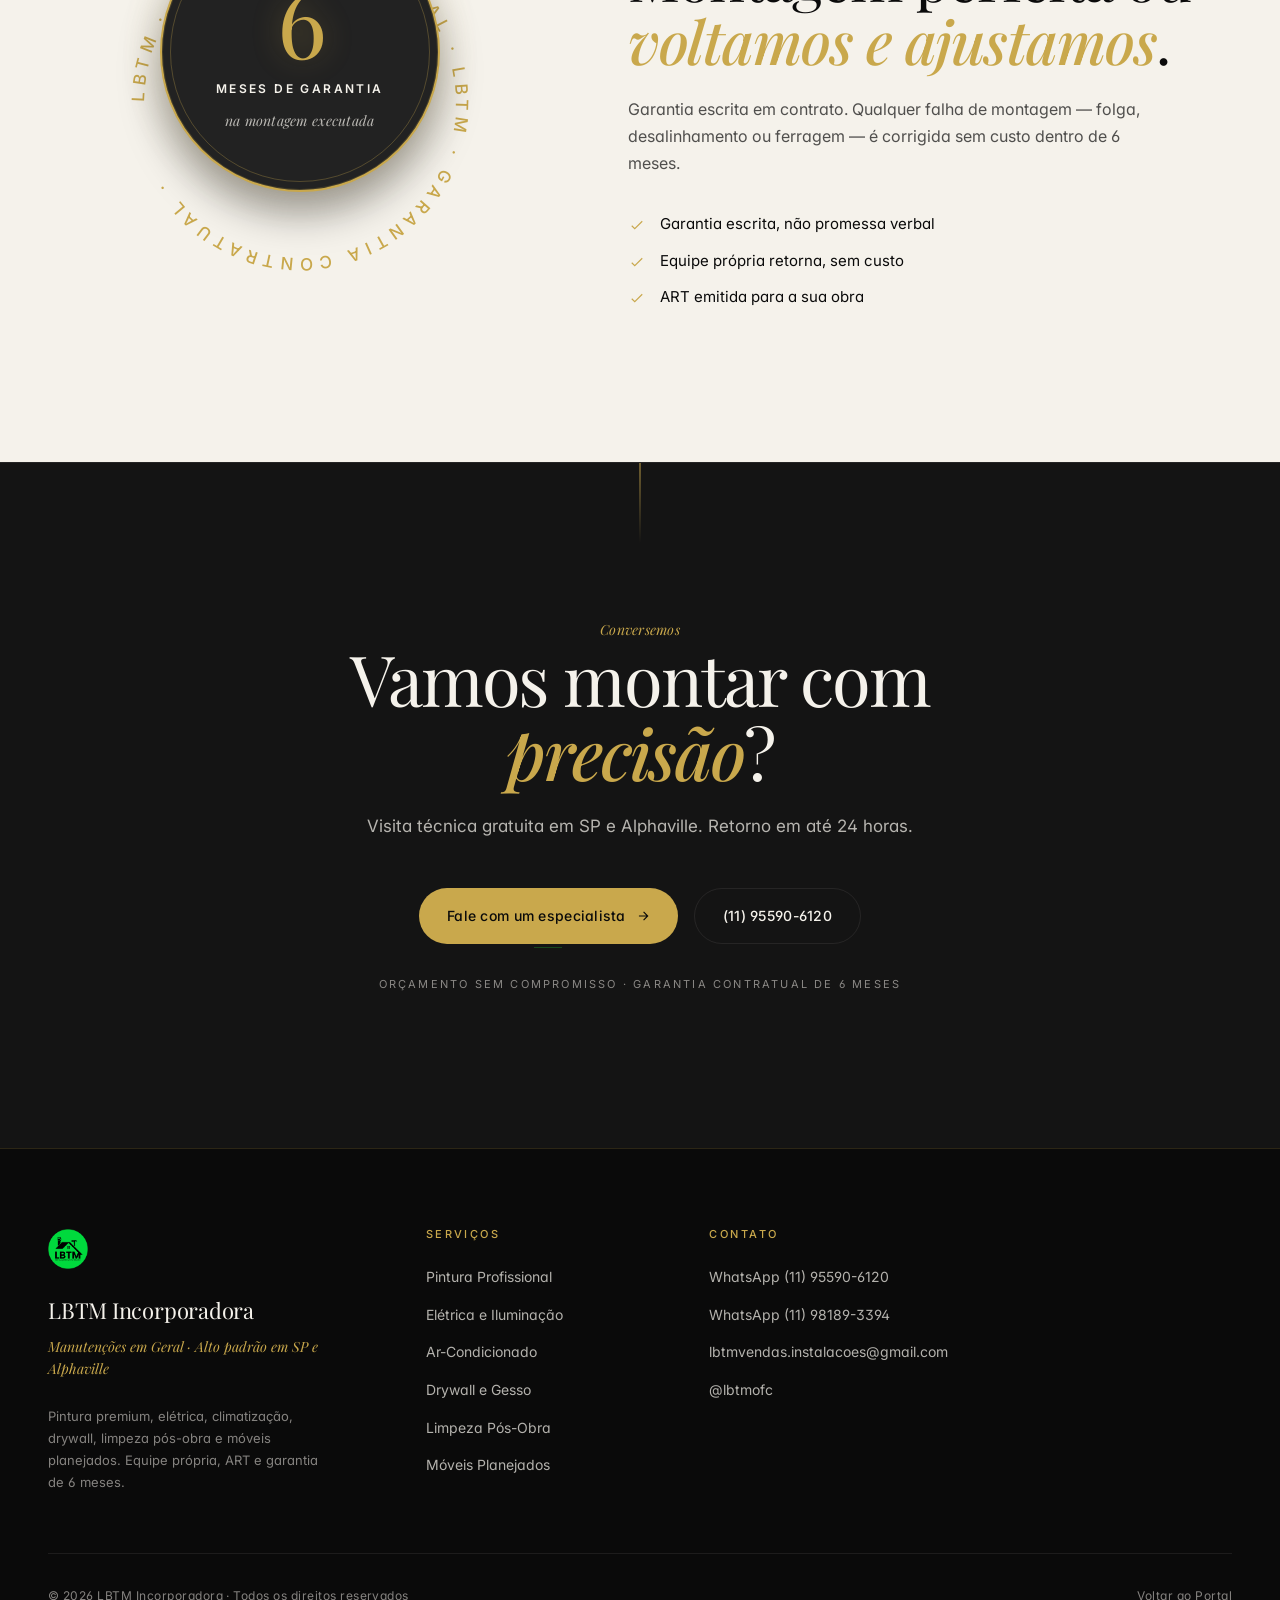
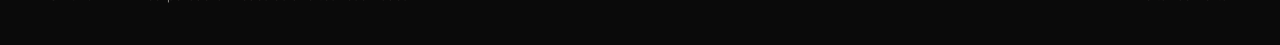
<file: hub_matriz_lbtm/moveis-planejados/index.html>
<!DOCTYPE html>
<html lang="pt-BR" class="no-js">
<head>
  <meta charset="UTF-8">
  <meta name="viewport" content="width=device-width, initial-scale=1.0">
  <title>Móveis Planejados Sob Medida e Montagem em SP e Alphaville | LBTM Incorporadora</title>
  <meta name="description" content="Móveis planejados sob medida e montagem técnica de alta precisão. Marcenaria nobre, alinhamento milimétrico de portas e gavetas e ferragens amortecidas. ART e garantia de 6 meses.">
  <meta name="keywords" content="móveis planejados SP, montagem móveis Alphaville, marcenaria nobre, ferragens amortecidas, montagem técnica, LBTM">
  <meta name="robots" content="index, follow">
  <link rel="canonical" href="https://lbtmincorporadora.com.br/moveis-planejados/">

  <meta property="og:title" content="Móveis Planejados e Montagem | LBTM Incorporadora">
  <meta property="og:description" content="Marcenaria nobre, alinhamento milimétrico de portas e gavetas e ferragens amortecidas em SP e Alphaville.">
  <meta property="og:type" content="website">
  <meta property="og:url" content="https://lbtmincorporadora.com.br/moveis-planejados/">
  <meta property="og:image" content="../assets/landing-pintura/hero/hero-principal%20(1).jpeg">
  <meta property="og:locale" content="pt_BR">

  <meta name="twitter:card" content="summary_large_image">
  <meta name="twitter:title" content="Móveis Planejados e Montagem | LBTM Incorporadora">
  <meta name="twitter:description" content="Marcenaria nobre, alinhamento milimétrico e ferragens amortecidas.">
  <meta name="twitter:image" content="../assets/landing-pintura/hero/hero-principal%20(1).jpeg">

  <link rel="icon" type="image/png" href="../assets/logo%20da%20empresa%20LBTM.png">

  <link rel="preconnect" href="https://fonts.googleapis.com">
  <link rel="preconnect" href="https://fonts.gstatic.com" crossorigin>
  <link href="https://fonts.googleapis.com/css2?family=Playfair+Display:ital,wght@0,400..700;1,400..700&family=Fraunces:ital,opsz,wght@0,9..144,300..600;1,9..144,300..600&family=Inter:wght@300;400;500;600;700&display=swap" rel="stylesheet">

  <link rel="stylesheet" href="../css/style.css">

  <script type="application/ld+json">
  {
    "@context": "https://schema.org",
    "@type": "Service",
    "name": "Móveis Planejados Sob Medida e Montagem",
    "provider": { "@type": "HomeAndConstructionBusiness", "name": "LBTM Incorporadora", "telephone": "+5511955906120" },
    "areaServed": ["São Paulo", "Alphaville"],
    "description": "Montagem técnica de alta precisão, marcenaria nobre, alinhamento milimétrico de portas/gavetas e ferragens amortecidas."
  }
  </script>
</head>
<body>
  <header class="nav" id="nav">
    <div class="container nav__inner">
      <a href="../" class="nav__logo" aria-label="LBTM Incorporadora — Página inicial">
        <img src="../assets/logo%20da%20empresa%20LBTM.png" alt="LBTM">
        <span>LBTM</span>
      </a>
      <nav class="nav__menu" aria-label="Navegação principal">
        <a href="#tecnicas">Soluções</a>
        <a href="#servicos">Incluso no serviço</a>
        <a href="#garantia">Garantia</a>
        <a href="../#pilares">A LBTM</a>
      </nav>
      <a href="https://wa.me/5511955906120?text=Ol%C3%A1!%20Quero%20um%20or%C3%A7amento%20de%20m%C3%B3veis%20planejados%20e%20montagem." class="nav__cta">
        Fale com um especialista
      </a>
    </div>
  </header>

  <main>
    <section class="hero" id="hero">
      <div class="container hero__inner">
        <div class="hero__content">
          <span class="hero__eyebrow">Móveis Planejados e Montagem · SP e Alphaville</span>
          <h1 class="hero__title">Montagem de <em>alta precisão</em>, peça por peça.</h1>
          <p class="hero__subtitle">Marcenaria nobre, alinhamento milimétrico de portas e gavetas e ferragens amortecidas instaladas com rigor técnico. Do projeto à entrega, sem improviso.</p>
          <div class="hero__ctas">
            <a href="https://wa.me/5511955906120?text=Ol%C3%A1!%20Quero%20um%20or%C3%A7amento%20de%20m%C3%B3veis%20planejados%20e%20montagem." class="btn btn--gold">
              Orçamento pelo WhatsApp
              <svg class="btn__arrow" viewBox="0 0 24 24" fill="none" stroke="currentColor" stroke-width="2"><path d="M5 12h14M13 5l7 7-7 7"/></svg>
            </a>
            <a href="#tecnicas" class="btn btn--ghost">Ver soluções</a>
          </div>
          <div class="hero__trust">
            <span>Alta precisão</span>
            <span>Garantia 6 meses</span>
            <span>ART emitida</span>
          </div>
        </div>
        <div class="hero__visual">
          <picture>
            <source media="(max-width: 900px)" srcset="../assets/landing-pintura/hero/hero-principal%20(1).jpeg">
            <img src="../assets/landing-pintura/hero/hero-principal%20(2).jpeg" alt="Ambiente premium com móveis planejados montados" loading="eager" width="800" height="1000">
          </picture>
          <div class="hero__visual-meta">
            <em>Marcenaria nobre · Projeto</em>
            <span>LBTM</span>
          </div>
        </div>
      </div>
    </section>

    <section class="differentials" id="tecnicas">
      <div class="container">
        <div class="differentials__head">
          <div class="reveal">
            <span class="eyebrow eyebrow--dark">Soluções técnicas</span>
            <h2 class="section-title section-title--dark">Móveis planejados <em>sem folgas</em>.</h2>
          </div>
          <p class="section-lead section-lead--dark reveal">A diferença entre uma montagem aparente e uma instalação de alto padrão.</p>
        </div>
        <div class="differentials__grid">
          <div class="differential reveal">
            <span class="differential__mark">01</span>
            <h3 class="differential__title">Montagem técnica de alta precisão</h3>
            <p class="differential__text">Execução com nível, esquadro e gabaritos para uma montagem firme, alinhada e duradoura.</p>
          </div>
          <div class="differential reveal">
            <span class="differential__mark">02</span>
            <h3 class="differential__title">Marcenaria nobre</h3>
            <p class="differential__text">Acabamentos em madeira de alto padrão, com atenção a beiradas, cortes e emendas invisíveis.</p>
          </div>
          <div class="differential reveal">
            <span class="differential__mark">03</span>
            <h3 class="differential__title">Alinhamento milimétrico</h3>
            <p class="differential__text">Portas e gavetas perfeitamente niveladas, sem folgas, sem atritos e com aberturas suaves.</p>
          </div>
          <div class="differential reveal">
            <span class="differential__mark">04</span>
            <h3 class="differential__title">Ferragens amortecidas</h3>
            <p class="differential__text">Instalação de dobradiças e guias amortecedoras de alta durabilidade para uso silencioso e seguro.</p>
          </div>
        </div>
      </div>
    </section>

    <section class="services" id="servicos">
      <div class="container">
        <div class="services__inner">
          <div class="reveal">
            <span class="eyebrow">Incluso</span>
            <h2 class="section-title">O que está <em>incluído</em>.</h2>
            <p class="section-lead">Montagem completa, do recebimento das peças à conferência final.</p>
          </div>
          <div class="services__list">
            <div class="service reveal">
              <span class="service__num">01</span>
              <div><h3 class="service__title">Conferência de peças</h3><p class="service__text">Recebimento, conferência de inventário e separação por ambiente antes do início.</p></div>
            </div>
            <div class="service reveal">
              <span class="service__num">02</span>
              <div><h3 class="service__title">Fixação e alinhamento</h3><p class="service__text">Fixação em paredes e tetos com buchas adequadas e alinhamento de níveis.</p></div>
            </div>
            <div class="service reveal">
              <span class="service__num">03</span>
              <div><h3 class="service__title">Regulagem de portas e gavetas</h3><p class="service__text">Ajuste fino de dobradiças e corrediças para movimento suave e silencioso.</p></div>
            </div>
            <div class="service reveal">
              <span class="service__num">04</span>
              <div><h3 class="service__title">Instalação de ferragens</h3><p class="service__text">Dobradiças de amortecimento, puxadores, sapatas e acessórios especiais.</p></div>
            </div>
            <div class="service reveal">
              <span class="service__num">05</span>
              <div><h3 class="service__title">Limpeza e revisão</h3><p class="service__text">Remoção de resíduos, proteção das superfícies e revisão final de cada móvel.</p></div>
            </div>
            <div class="service reveal">
              <span class="service__num">06</span>
              <div><h3 class="service__title">Garantia da instalação</h3><p class="service__text">6 meses de garantia contratual sobre a execução da montagem.</p></div>
            </div>
          </div>
        </div>
      </div>
    </section>

    <section class="guarantee" id="garantia">
      <div class="container guarantee__inner">
        <div class="guarantee__seal reveal">
          <svg viewBox="0 0 200 200" aria-hidden="true">
            <defs>
              <path id="circlePath" d="M 100,100 m -82,0 a 82,82 0 1,1 164,0 a 82,82 0 1,1 -164,0"/>
            </defs>
            <text fill="#C9A84C" font-family="Inter, sans-serif" font-size="9" letter-spacing="3" font-weight="500">
              <textPath href="#circlePath">LBTM · GARANTIA CONTRATUAL · LBTM · GARANTIA CONTRATUAL ·</textPath>
            </text>
          </svg>
          <div class="guarantee__seal-circle">
            <span class="guarantee__seal-num">6</span>
            <span class="guarantee__seal-label">Meses de Garantia</span>
            <span class="guarantee__seal-sub">na montagem executada</span>
          </div>
        </div>
        <div class="reveal">
          <span class="eyebrow eyebrow--dark">Garantia contratual</span>
          <h2 class="guarantee__title">Montagem perfeita ou <em>voltamos e ajustamos</em>.</h2>
          <p class="guarantee__text">Garantia escrita em contrato. Qualquer falha de montagem — folga, desalinhamento ou ferragem — é corrigida sem custo dentro de 6 meses.</p>
          <ul class="guarantee__list">
            <li><svg viewBox="0 0 24 24" fill="none" stroke="currentColor" stroke-width="1.5"><path d="M5 13l4 4L19 7"/></svg><span>Garantia escrita, não promessa verbal</span></li>
            <li><svg viewBox="0 0 24 24" fill="none" stroke="currentColor" stroke-width="1.5"><path d="M5 13l4 4L19 7"/></svg><span>Equipe própria retorna, sem custo</span></li>
            <li><svg viewBox="0 0 24 24" fill="none" stroke="currentColor" stroke-width="1.5"><path d="M5 13l4 4L19 7"/></svg><span>ART emitida para a sua obra</span></li>
          </ul>
        </div>
      </div>
    </section>

    <section class="cta-final" id="contato">
      <div class="container cta-final__inner">
        <span class="cta-final__eyebrow">Conversemos</span>
        <h2 class="cta-final__title">Vamos montar com <em>precisão</em>?</h2>
        <p class="cta-final__text">Visita técnica gratuita em SP e Alphaville. Retorno em até 24 horas.</p>
        <div class="cta-final__ctas">
          <a href="https://wa.me/5511955906120?text=Ol%C3%A1!%20Quero%20um%20or%C3%A7amento%20de%20m%C3%B3veis%20planejados%20e%20montagem." class="btn btn--gold">
            Fale com um especialista
            <svg class="btn__arrow" viewBox="0 0 24 24" fill="none" stroke="currentColor" stroke-width="2"><path d="M5 12h14M13 5l7 7-7 7"/></svg>
          </a>
          <a href="tel:+5511955906120" class="btn btn--ghost">(11) 95590-6120</a>
        </div>
        <p class="cta-final__small">Orçamento sem compromisso · Garantia contratual de 6 meses</p>
      </div>
    </section>
  </main>

  <footer class="footer">
    <div class="container">
      <div class="footer__top">
        <div class="footer__brand">
          <img class="footer__brand-logo" src="../assets/logo%20da%20empresa%20LBTM.png" alt="LBTM">
          <div class="footer__brand-name">LBTM Incorporadora</div>
          <div class="footer__brand-tag">Manutenções em Geral · Alto padrão em SP e Alphaville</div>
          <p class="footer__brand-text">Pintura premium, elétrica, climatização, drywall, limpeza pós-obra e móveis planejados. Equipe própria, ART e garantia de 6 meses.</p>
        </div>
        <div class="footer__col">
          <h4>Serviços</h4>
          <ul>
            <li><a href="../pintura/">Pintura Profissional</a></li>
            <li><a href="../eletrica/">Elétrica e Iluminação</a></li>
            <li><a href="../ar-condicionado/">Ar-Condicionado</a></li>
            <li><a href="../drywall-gesso/">Drywall e Gesso</a></li>
            <li><a href="../limpeza-pos-obra/">Limpeza Pós-Obra</a></li>
            <li><a href="../moveis-planejados/">Móveis Planejados</a></li>
          </ul>
        </div>
        <div class="footer__col">
          <h4>Contato</h4>
          <ul>
            <li><a href="https://wa.me/5511955906120">WhatsApp (11) 95590-6120</a></li>
            <li><a href="https://wa.me/5511981893394">WhatsApp (11) 98189-3394</a></li>
            <li><a href="mailto:lbtmvendas.instalacoes@gmail.com">lbtmvendas.instalacoes@gmail.com</a></li>
            <li><a href="https://instagram.com/lbtmofc" target="_blank" rel="noopener noreferrer">@lbtmofc</a></li>
          </ul>
        </div>
      </div>
      <div class="footer__bottom">
        <div class="footer__bottom-left">
          <span>© 2026 LBTM Incorporadora · Todos os direitos reservados</span>
        </div>
        <div class="footer__bottom-links">
          <a href="../">Voltar ao Portal</a>
        </div>
      </div>
    </div>
  </footer>

  <a class="whatsapp-float" href="https://wa.me/5511955906120?text=Ol%C3%A1!%20Quero%20um%20or%C3%A7amento%20de%20m%C3%B3veis%20planejados%20e%20montagem." aria-label="Falar no WhatsApp">
    <svg viewBox="0 0 24 24" fill="currentColor" aria-hidden="true">
      <path d="M17.472 14.382c-.297-.149-1.758-.867-2.03-.967-.273-.099-.471-.148-.67.15-.197.297-.767.966-.94 1.164-.173.199-.347.223-.644.075-.297-.15-1.255-.463-2.39-1.475-.883-.788-1.48-1.761-1.653-2.059-.173-.297-.018-.458.13-.606.134-.133.298-.347.446-.52.149-.174.198-.298.298-.497.099-.198.05-.371-.025-.52-.075-.149-.669-1.612-.916-2.207-.242-.579-.487-.5-.669-.51-.173-.008-.371-.01-.57-.01-.198 0-.52.074-.792.372-.272.297-1.04 1.016-1.04 2.479 0 1.462 1.065 2.875 1.213 3.074.149.198 2.096 3.2 5.077 4.487.709.306 1.262.489 1.694.625.712.227 1.36.195 1.871.118.571-.085 1.758-.719 2.006-1.413.248-.694.248-1.289.173-1.413-.074-.124-.272-.198-.57-.347m-5.421 7.403h-.004a9.87 9.87 0 01-5.031-1.378l-.361-.214-3.741.982.998-3.648-.235-.374a9.86 9.86 0 01-1.51-5.26c.001-5.45 4.436-9.884 9.888-9.884 2.64 0 5.122 1.03 6.988 2.898a9.825 9.825 0 012.893 6.994c-.003 5.45-4.437 9.884-9.885 9.884m8.413-18.297A11.815 11.815 0 0012.05 0C5.495 0 .16 5.335.157 11.892c0 2.096.547 4.142 1.588 5.945L.057 24l6.305-1.654a11.882 11.882 0 005.683 1.448h.005c6.554 0 11.89-5.335 11.893-11.893a11.821 11.821 0 00-3.48-8.413Z"/>
    </svg>
  </a>

  <script>
    document.documentElement.classList.remove('no-js');
    const nav = document.getElementById('nav');
    window.addEventListener('scroll', () => {
      const y = window.scrollY;
      if (y > 40) nav.classList.add('is-scrolled');
      else nav.classList.remove('is-scrolled');
    }, { passive: true });
    const revealEls = document.querySelectorAll('.reveal');
    const observer = new IntersectionObserver((entries) => {
      entries.forEach(entry => {
        if (entry.isIntersecting) {
          entry.target.classList.add('is-visible');
          observer.unobserve(entry.target);
        }
      });
    }, { threshold: 0.08, rootMargin: '0px 0px -30px 0px' });
    revealEls.forEach(el => observer.observe(el));
    setTimeout(() => revealEls.forEach(el => el.classList.add('is-visible')), 1200);
  </script>
</body>
</html>
</file>
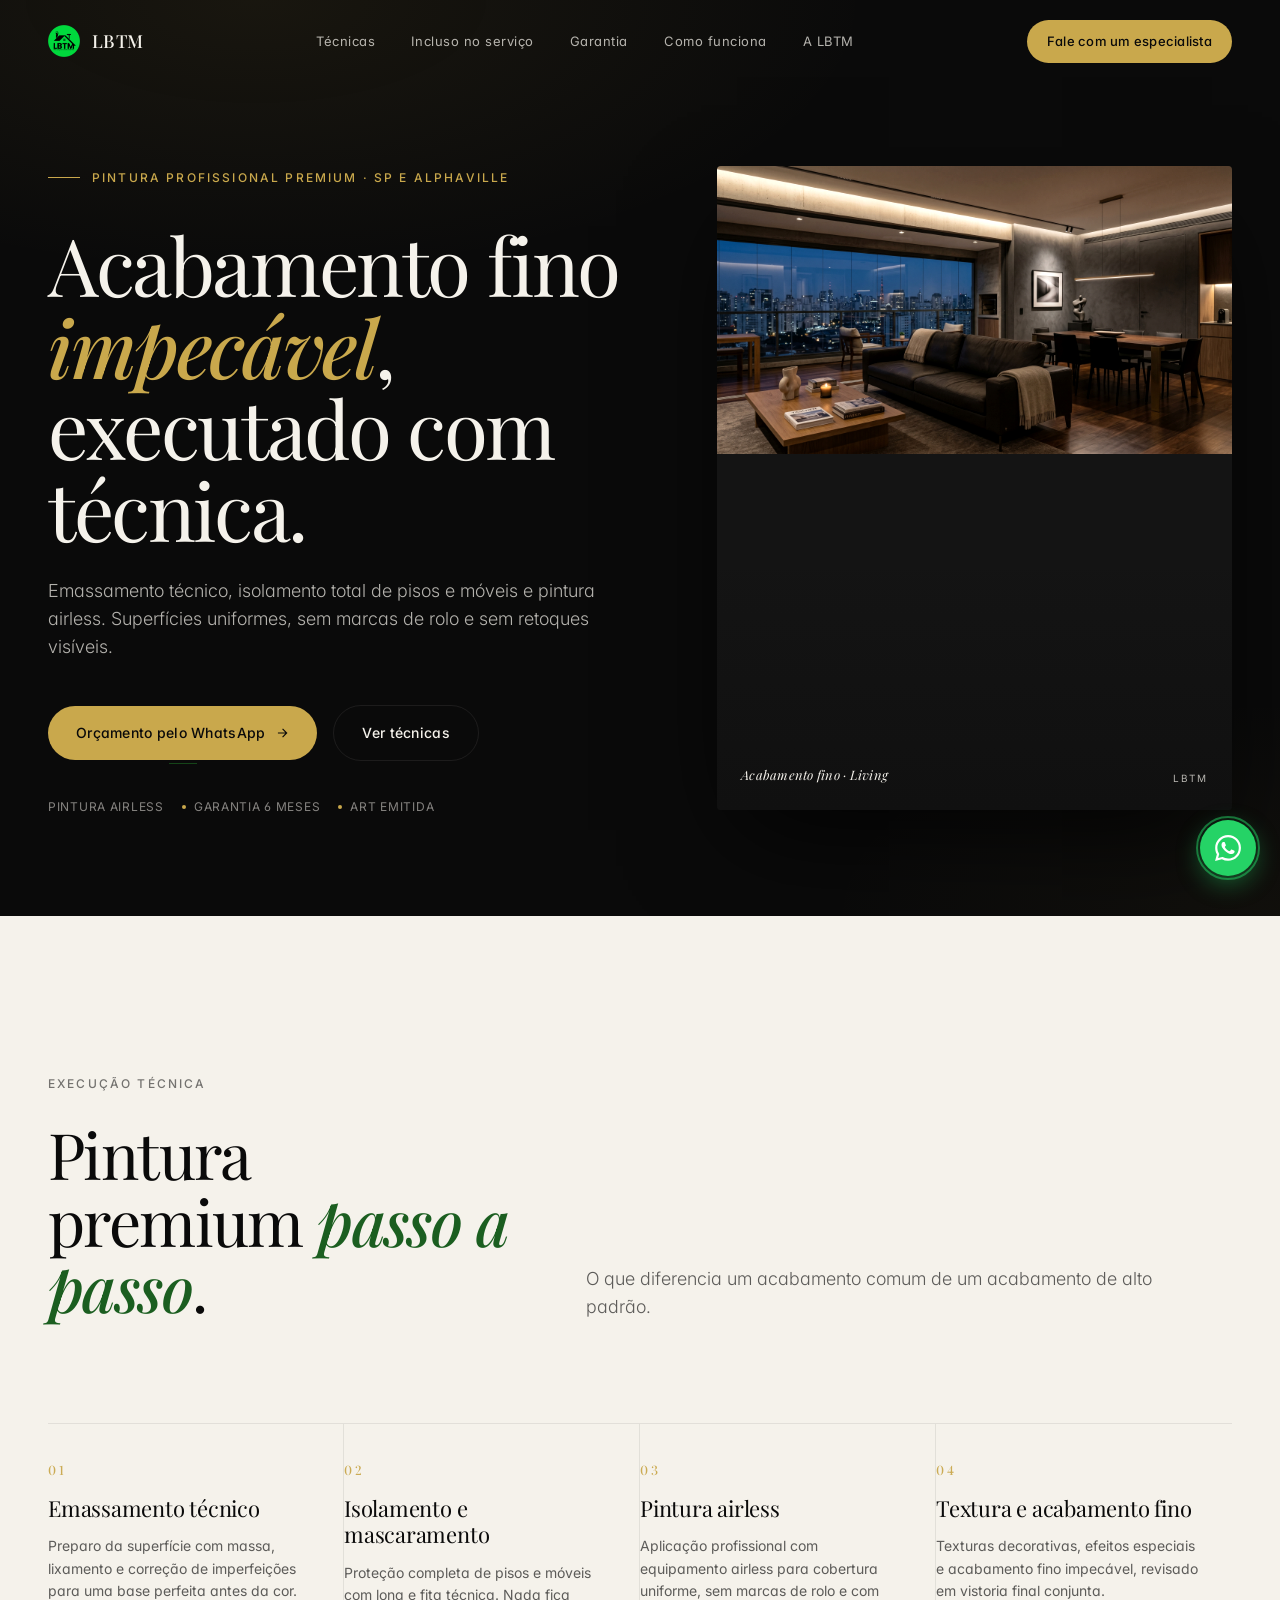
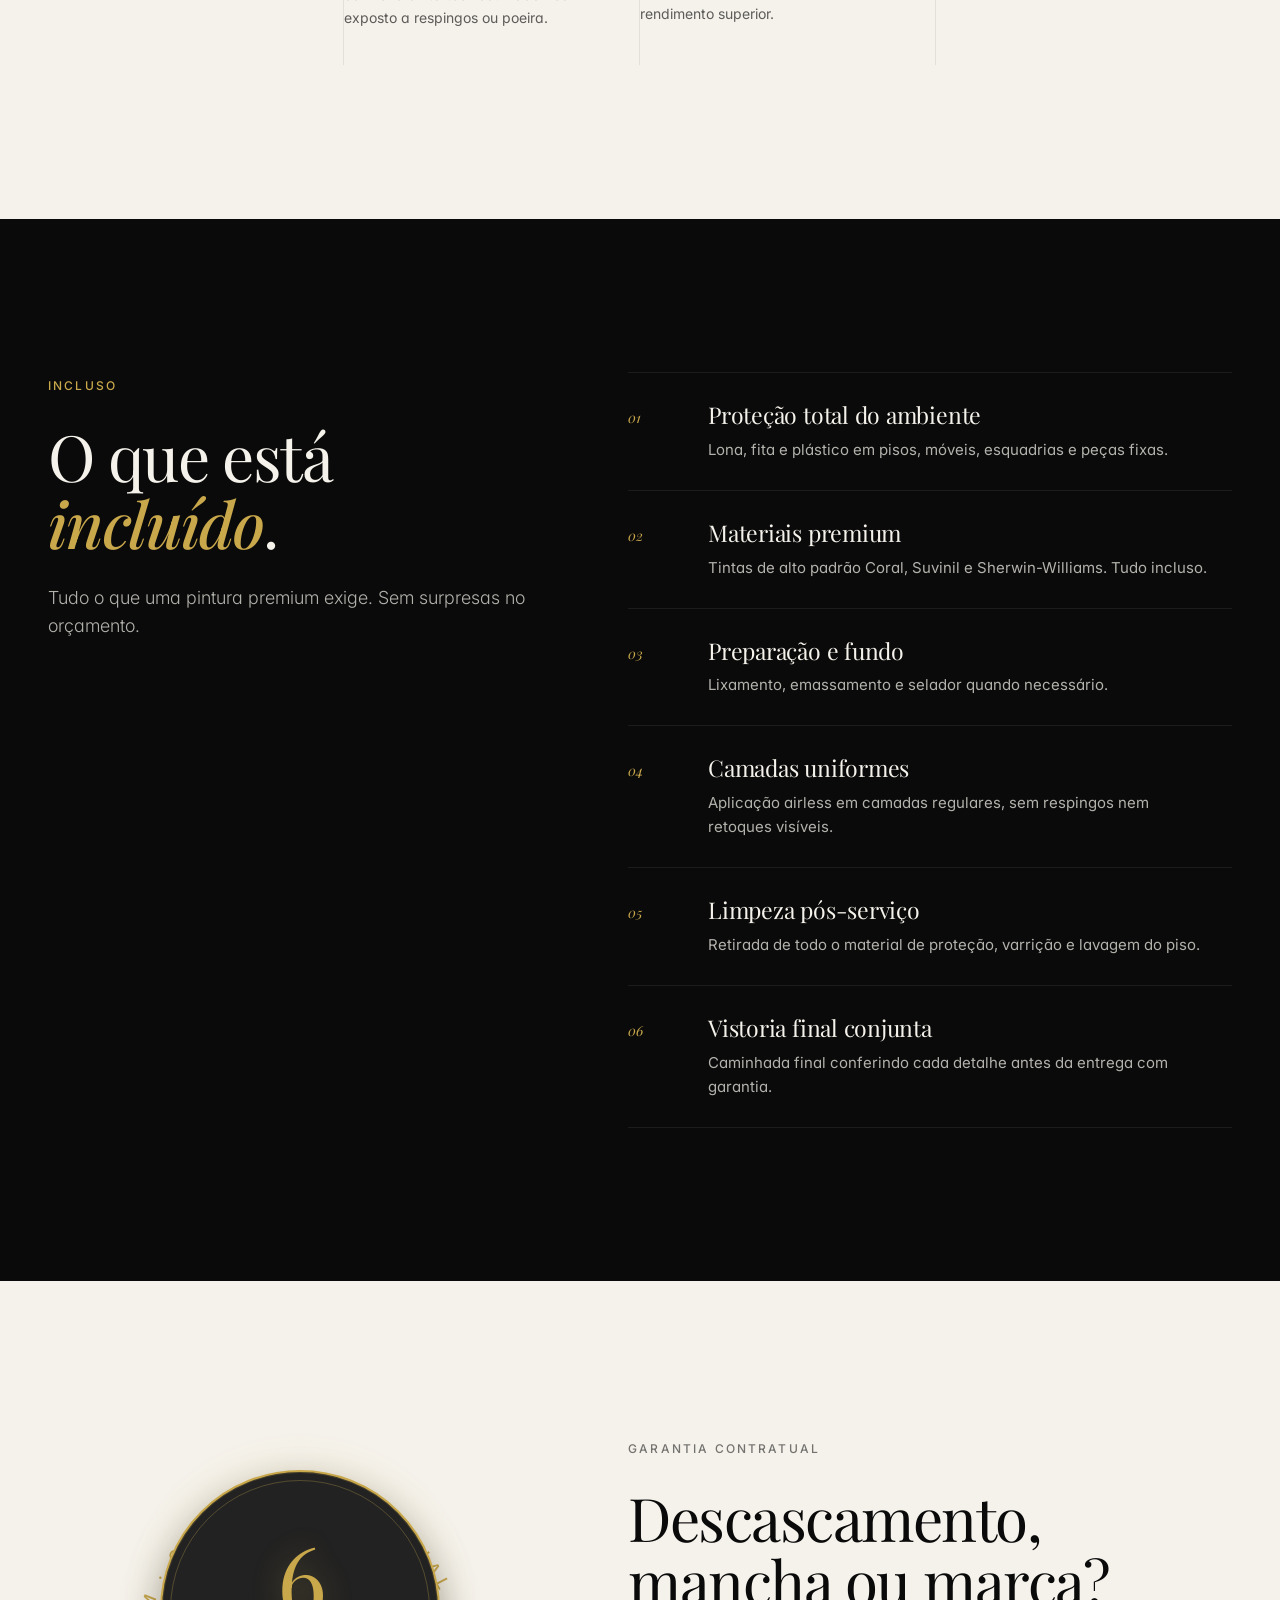
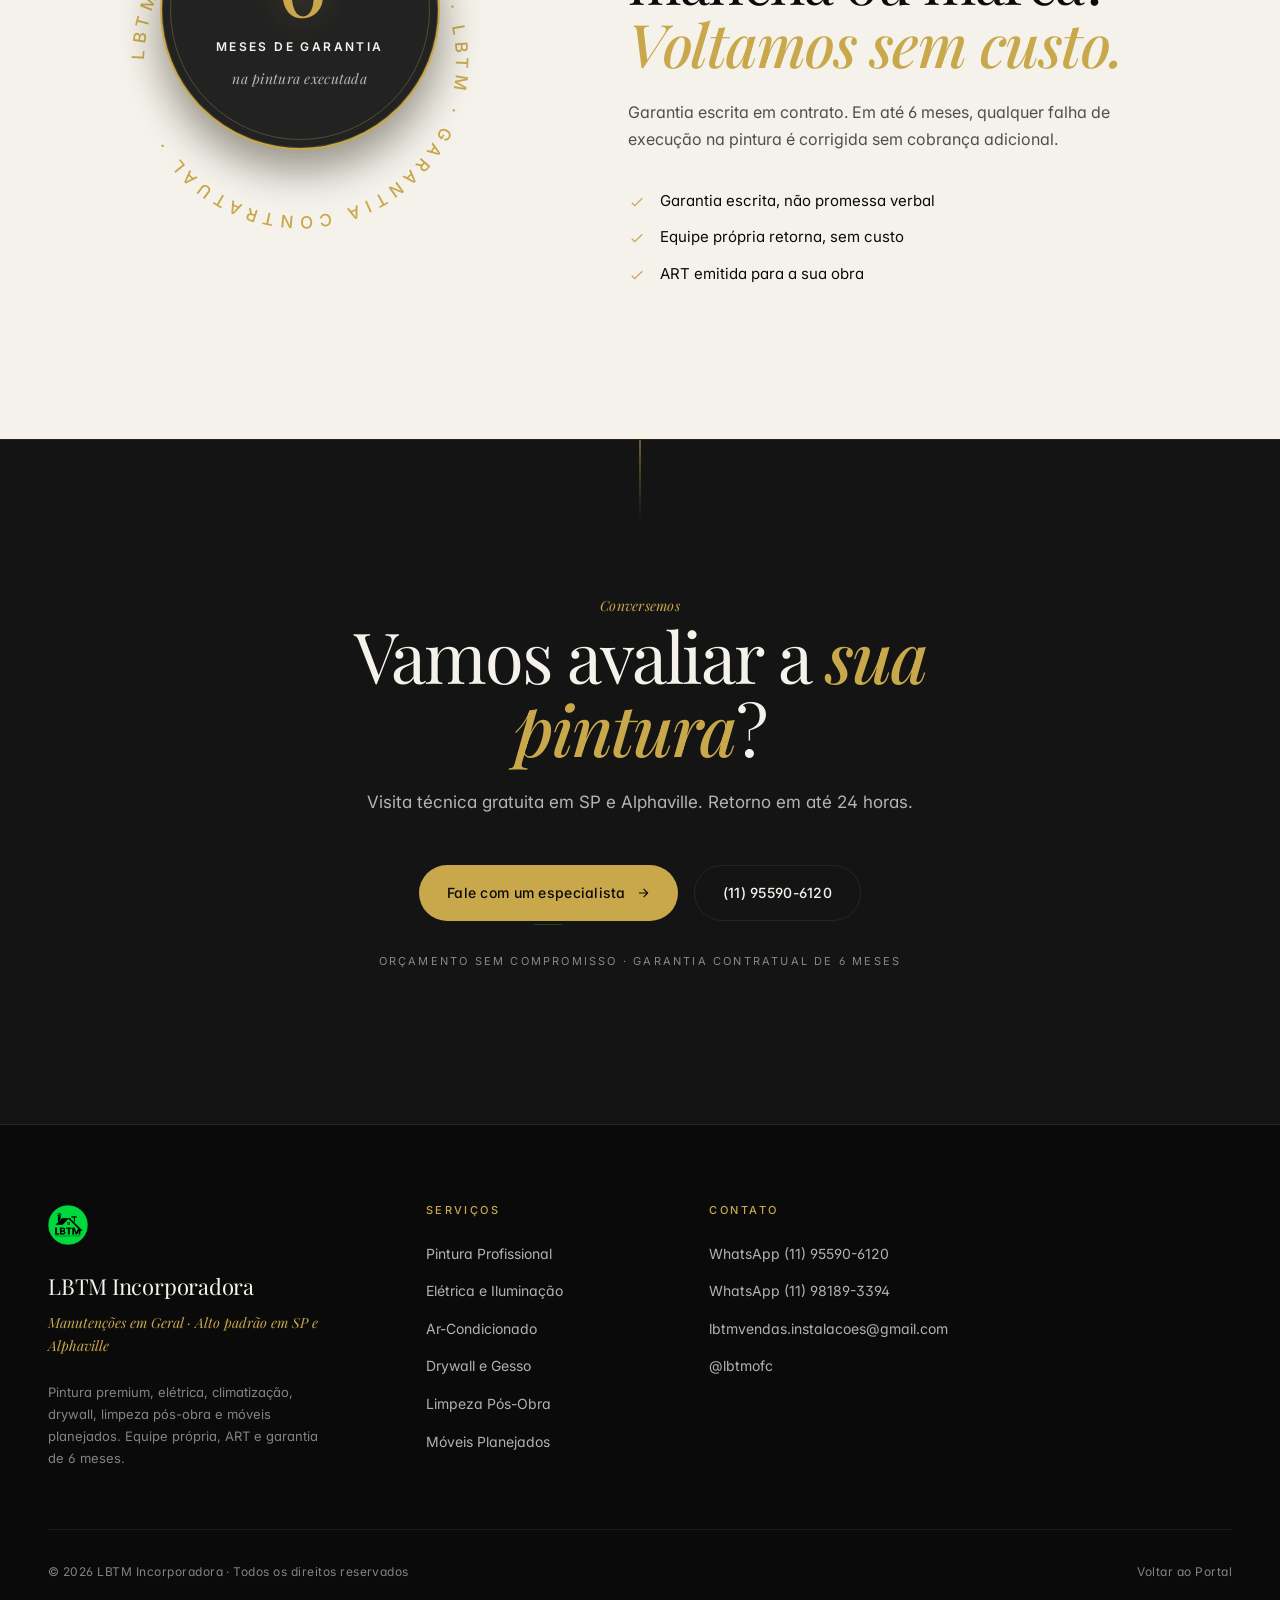
<file: hub_matriz_lbtm/pintura/index.html>
<!DOCTYPE html>
<html lang="pt-BR" class="no-js">
<head>
  <meta charset="UTF-8">
  <meta name="viewport" content="width=device-width, initial-scale=1.0">
  <title>Pintura Profissional Premium em SP e Alphaville | LBTM Incorporadora</title>
  <meta name="description" content="Pintura profissional premium com emassamento técnico, mascaramento de pisos e móveis, pintura airless e acabamento fino impecável. Equipe própria, ART e garantia de 6 meses.">
  <meta name="keywords" content="pintura premium SP, pintura Alphaville, emassamento técnico, pintura airless, acabamento fino, LBTM">
  <meta name="robots" content="index, follow">
  <link rel="canonical" href="https://lbtmincorporadora.com.br/pintura/">

  <meta property="og:title" content="Pintura Profissional Premium | LBTM Incorporadora">
  <meta property="og:description" content="Emassamento técnico, mascaramento e pintura airless com acabamento fino impecável em SP e Alphaville.">
  <meta property="og:type" content="website">
  <meta property="og:url" content="https://lbtmincorporadora.com.br/pintura/">
  <meta property="og:image" content="../assets/landing-pintura/hero/hero-principal%20(1).jpeg">
  <meta property="og:locale" content="pt_BR">

  <meta name="twitter:card" content="summary_large_image">
  <meta name="twitter:title" content="Pintura Profissional Premium | LBTM Incorporadora">
  <meta name="twitter:description" content="Emassamento técnico, mascaramento e pintura airless com acabamento fino impecável.">
  <meta name="twitter:image" content="../assets/landing-pintura/hero/hero-principal%20(1).jpeg">

  <link rel="icon" type="image/png" href="../assets/logo%20da%20empresa%20LBTM.png">

  <link rel="preconnect" href="https://fonts.googleapis.com">
  <link rel="preconnect" href="https://fonts.gstatic.com" crossorigin>
  <link href="https://fonts.googleapis.com/css2?family=Playfair+Display:ital,wght@0,400..700;1,400..700&family=Fraunces:ital,opsz,wght@0,9..144,300..600;1,9..144,300..600&family=Inter:wght@300;400;500;600;700&display=swap" rel="stylesheet">

  <link rel="stylesheet" href="../css/style.css">

  <script type="application/ld+json">
  {
    "@context": "https://schema.org",
    "@type": "Service",
    "name": "Pintura Profissional Premium",
    "provider": { "@type": "HomeAndConstructionBusiness", "name": "LBTM Incorporadora", "telephone": "+5511955906120" },
    "areaServed": ["São Paulo", "Alphaville"],
    "description": "Emassamento técnico, mascaramento de pisos e móveis, pintura airless e acabamento fino impecável."
  }
  </script>
</head>
<body>
  <header class="nav" id="nav">
    <div class="container nav__inner">
      <a href="../" class="nav__logo" aria-label="LBTM Incorporadora — Página inicial">
        <img src="../assets/logo%20da%20empresa%20LBTM.png" alt="LBTM">
        <span>LBTM</span>
      </a>
      <nav class="nav__menu" aria-label="Navegação principal">
        <a href="#tecnicas">Técnicas</a>
        <a href="#servicos">Incluso no serviço</a>
        <a href="#garantia">Garantia</a>
        <a href="#processo">Como funciona</a>
        <a href="../#pilares">A LBTM</a>
      </nav>
      <a href="https://wa.me/5511955906120?text=Ol%C3%A1!%20Quero%20um%20or%C3%A7amento%20de%20pintura%20premium." class="nav__cta">
        Fale com um especialista
      </a>
    </div>
  </header>

  <main>
    <section class="hero" id="hero">
      <div class="container hero__inner">
        <div class="hero__content">
          <span class="hero__eyebrow">Pintura Profissional Premium · SP e Alphaville</span>
          <h1 class="hero__title">Acabamento fino <em>impecável</em>, executado com técnica.</h1>
          <p class="hero__subtitle">Emassamento técnico, isolamento total de pisos e móveis e pintura airless. Superfícies uniformes, sem marcas de rolo e sem retoques visíveis.</p>
          <div class="hero__ctas">
            <a href="https://wa.me/5511955906120?text=Ol%C3%A1!%20Quero%20um%20or%C3%A7amento%20de%20pintura%20premium." class="btn btn--gold">
              Orçamento pelo WhatsApp
              <svg class="btn__arrow" viewBox="0 0 24 24" fill="none" stroke="currentColor" stroke-width="2"><path d="M5 12h14M13 5l7 7-7 7"/></svg>
            </a>
            <a href="#tecnicas" class="btn btn--ghost">Ver técnicas</a>
          </div>
          <div class="hero__trust">
            <span>Pintura airless</span>
            <span>Garantia 6 meses</span>
            <span>ART emitida</span>
          </div>
        </div>
        <div class="hero__visual">
          <picture>
            <source media="(max-width: 900px)" srcset="../assets/landing-pintura/hero/hero-principal%20(1).jpeg">
            <img src="../assets/landing-pintura/hero/hero-principal%20(2).jpeg" alt="Living premium com pintura executada pela LBTM" loading="eager" width="800" height="1000">
          </picture>
          <div class="hero__visual-meta">
            <em>Acabamento fino · Living</em>
            <span>LBTM</span>
          </div>
        </div>
      </div>
    </section>

    <section class="differentials" id="tecnicas">
      <div class="container">
        <div class="differentials__head">
          <div class="reveal">
            <span class="eyebrow eyebrow--dark">Execução técnica</span>
            <h2 class="section-title section-title--dark">Pintura premium <em>passo a passo</em>.</h2>
          </div>
          <p class="section-lead section-lead--dark reveal">O que diferencia um acabamento comum de um acabamento de alto padrão.</p>
        </div>
        <div class="differentials__grid">
          <div class="differential reveal">
            <span class="differential__mark">01</span>
            <h3 class="differential__title">Emassamento técnico</h3>
            <p class="differential__text">Preparo da superfície com massa, lixamento e correção de imperfeições para uma base perfeita antes da cor.</p>
          </div>
          <div class="differential reveal">
            <span class="differential__mark">02</span>
            <h3 class="differential__title">Isolamento e mascaramento</h3>
            <p class="differential__text">Proteção completa de pisos e móveis com lona e fita técnica. Nada fica exposto a respingos ou poeira.</p>
          </div>
          <div class="differential reveal">
            <span class="differential__mark">03</span>
            <h3 class="differential__title">Pintura airless</h3>
            <p class="differential__text">Aplicação profissional com equipamento airless para cobertura uniforme, sem marcas de rolo e com rendimento superior.</p>
          </div>
          <div class="differential reveal">
            <span class="differential__mark">04</span>
            <h3 class="differential__title">Textura e acabamento fino</h3>
            <p class="differential__text">Texturas decorativas, efeitos especiais e acabamento fino impecável, revisado em vistoria final conjunta.</p>
          </div>
        </div>
      </div>
    </section>

    <section class="services" id="servicos">
      <div class="container">
        <div class="services__inner">
          <div class="reveal">
            <span class="eyebrow">Incluso</span>
            <h2 class="section-title">O que está <em>incluído</em>.</h2>
            <p class="section-lead">Tudo o que uma pintura premium exige. Sem surpresas no orçamento.</p>
          </div>
          <div class="services__list">
            <div class="service reveal">
              <span class="service__num">01</span>
              <div><h3 class="service__title">Proteção total do ambiente</h3><p class="service__text">Lona, fita e plástico em pisos, móveis, esquadrias e peças fixas.</p></div>
            </div>
            <div class="service reveal">
              <span class="service__num">02</span>
              <div><h3 class="service__title">Materiais premium</h3><p class="service__text">Tintas de alto padrão Coral, Suvinil e Sherwin-Williams. Tudo incluso.</p></div>
            </div>
            <div class="service reveal">
              <span class="service__num">03</span>
              <div><h3 class="service__title">Preparação e fundo</h3><p class="service__text">Lixamento, emassamento e selador quando necessário.</p></div>
            </div>
            <div class="service reveal">
              <span class="service__num">04</span>
              <div><h3 class="service__title">Camadas uniformes</h3><p class="service__text">Aplicação airless em camadas regulares, sem respingos nem retoques visíveis.</p></div>
            </div>
            <div class="service reveal">
              <span class="service__num">05</span>
              <div><h3 class="service__title">Limpeza pós-serviço</h3><p class="service__text">Retirada de todo o material de proteção, varrição e lavagem do piso.</p></div>
            </div>
            <div class="service reveal">
              <span class="service__num">06</span>
              <div><h3 class="service__title">Vistoria final conjunta</h3><p class="service__text">Caminhada final conferindo cada detalhe antes da entrega com garantia.</p></div>
            </div>
          </div>
        </div>
      </div>
    </section>

    <section class="guarantee" id="garantia">
      <div class="container guarantee__inner">
        <div class="guarantee__seal reveal">
          <svg viewBox="0 0 200 200" aria-hidden="true">
            <defs>
              <path id="circlePath" d="M 100,100 m -82,0 a 82,82 0 1,1 164,0 a 82,82 0 1,1 -164,0"/>
            </defs>
            <text fill="#C9A84C" font-family="Inter, sans-serif" font-size="9" letter-spacing="3" font-weight="500">
              <textPath href="#circlePath">LBTM · GARANTIA CONTRATUAL · LBTM · GARANTIA CONTRATUAL ·</textPath>
            </text>
          </svg>
          <div class="guarantee__seal-circle">
            <span class="guarantee__seal-num">6</span>
            <span class="guarantee__seal-label">Meses de Garantia</span>
            <span class="guarantee__seal-sub">na pintura executada</span>
          </div>
        </div>
        <div class="reveal">
          <span class="eyebrow eyebrow--dark">Garantia contratual</span>
          <h2 class="guarantee__title">Descascamento, mancha ou marca? <em>Voltamos sem custo.</em></h2>
          <p class="guarantee__text">Garantia escrita em contrato. Em até 6 meses, qualquer falha de execução na pintura é corrigida sem cobrança adicional.</p>
          <ul class="guarantee__list">
            <li><svg viewBox="0 0 24 24" fill="none" stroke="currentColor" stroke-width="1.5"><path d="M5 13l4 4L19 7"/></svg><span>Garantia escrita, não promessa verbal</span></li>
            <li><svg viewBox="0 0 24 24" fill="none" stroke="currentColor" stroke-width="1.5"><path d="M5 13l4 4L19 7"/></svg><span>Equipe própria retorna, sem custo</span></li>
            <li><svg viewBox="0 0 24 24" fill="none" stroke="currentColor" stroke-width="1.5"><path d="M5 13l4 4L19 7"/></svg><span>ART emitida para a sua obra</span></li>
          </ul>
        </div>
      </div>
    </section>

    <section class="cta-final" id="contato">
      <div class="container cta-final__inner">
        <span class="cta-final__eyebrow">Conversemos</span>
        <h2 class="cta-final__title">Vamos avaliar a <em>sua pintura</em>?</h2>
        <p class="cta-final__text">Visita técnica gratuita em SP e Alphaville. Retorno em até 24 horas.</p>
        <div class="cta-final__ctas">
          <a href="https://wa.me/5511955906120?text=Ol%C3%A1!%20Quero%20um%20or%C3%A7amento%20de%20pintura%20premium." class="btn btn--gold">
            Fale com um especialista
            <svg class="btn__arrow" viewBox="0 0 24 24" fill="none" stroke="currentColor" stroke-width="2"><path d="M5 12h14M13 5l7 7-7 7"/></svg>
          </a>
          <a href="tel:+5511955906120" class="btn btn--ghost">(11) 95590-6120</a>
        </div>
        <p class="cta-final__small">Orçamento sem compromisso · Garantia contratual de 6 meses</p>
      </div>
    </section>
  </main>

  <footer class="footer">
    <div class="container">
      <div class="footer__top">
        <div class="footer__brand">
          <img class="footer__brand-logo" src="../assets/logo%20da%20empresa%20LBTM.png" alt="LBTM">
          <div class="footer__brand-name">LBTM Incorporadora</div>
          <div class="footer__brand-tag">Manutenções em Geral · Alto padrão em SP e Alphaville</div>
          <p class="footer__brand-text">Pintura premium, elétrica, climatização, drywall, limpeza pós-obra e móveis planejados. Equipe própria, ART e garantia de 6 meses.</p>
        </div>
        <div class="footer__col">
          <h4>Serviços</h4>
          <ul>
            <li><a href="../pintura/">Pintura Profissional</a></li>
            <li><a href="../eletrica/">Elétrica e Iluminação</a></li>
            <li><a href="../ar-condicionado/">Ar-Condicionado</a></li>
            <li><a href="../drywall-gesso/">Drywall e Gesso</a></li>
            <li><a href="../limpeza-pos-obra/">Limpeza Pós-Obra</a></li>
            <li><a href="../moveis-planejados/">Móveis Planejados</a></li>
          </ul>
        </div>
        <div class="footer__col">
          <h4>Contato</h4>
          <ul>
            <li><a href="https://wa.me/5511955906120">WhatsApp (11) 95590-6120</a></li>
            <li><a href="https://wa.me/5511981893394">WhatsApp (11) 98189-3394</a></li>
            <li><a href="mailto:lbtmvendas.instalacoes@gmail.com">lbtmvendas.instalacoes@gmail.com</a></li>
            <li><a href="https://instagram.com/lbtmofc" target="_blank" rel="noopener noreferrer">@lbtmofc</a></li>
          </ul>
        </div>
      </div>
      <div class="footer__bottom">
        <div class="footer__bottom-left">
          <span>© 2026 LBTM Incorporadora · Todos os direitos reservados</span>
        </div>
        <div class="footer__bottom-links">
          <a href="../">Voltar ao Portal</a>
        </div>
      </div>
    </div>
  </footer>

  <a class="whatsapp-float" href="https://wa.me/5511955906120?text=Ol%C3%A1!%20Quero%20um%20or%C3%A7amento%20de%20pintura%20premium." aria-label="Falar no WhatsApp">
    <svg viewBox="0 0 24 24" fill="currentColor" aria-hidden="true">
      <path d="M17.472 14.382c-.297-.149-1.758-.867-2.03-.967-.273-.099-.471-.148-.67.15-.197.297-.767.966-.94 1.164-.173.199-.347.223-.644.075-.297-.15-1.255-.463-2.39-1.475-.883-.788-1.48-1.761-1.653-2.059-.173-.297-.018-.458.13-.606.134-.133.298-.347.446-.52.149-.174.198-.298.298-.497.099-.198.05-.371-.025-.52-.075-.149-.669-1.612-.916-2.207-.242-.579-.487-.5-.669-.51-.173-.008-.371-.01-.57-.01-.198 0-.52.074-.792.372-.272.297-1.04 1.016-1.04 2.479 0 1.462 1.065 2.875 1.213 3.074.149.198 2.096 3.2 5.077 4.487.709.306 1.262.489 1.694.625.712.227 1.36.195 1.871.118.571-.085 1.758-.719 2.006-1.413.248-.694.248-1.289.173-1.413-.074-.124-.272-.198-.57-.347m-5.421 7.403h-.004a9.87 9.87 0 01-5.031-1.378l-.361-.214-3.741.982.998-3.648-.235-.374a9.86 9.86 0 01-1.51-5.26c.001-5.45 4.436-9.884 9.888-9.884 2.64 0 5.122 1.03 6.988 2.898a9.825 9.825 0 012.893 6.994c-.003 5.45-4.437 9.884-9.885 9.884m8.413-18.297A11.815 11.815 0 0012.05 0C5.495 0 .16 5.335.157 11.892c0 2.096.547 4.142 1.588 5.945L.057 24l6.305-1.654a11.882 11.882 0 005.683 1.448h.005c6.554 0 11.89-5.335 11.893-11.893a11.821 11.821 0 00-3.48-8.413Z"/>
    </svg>
  </a>

  <script>
    document.documentElement.classList.remove('no-js');
    const nav = document.getElementById('nav');
    window.addEventListener('scroll', () => {
      const y = window.scrollY;
      if (y > 40) nav.classList.add('is-scrolled');
      else nav.classList.remove('is-scrolled');
    }, { passive: true });
    const revealEls = document.querySelectorAll('.reveal');
    const observer = new IntersectionObserver((entries) => {
      entries.forEach(entry => {
        if (entry.isIntersecting) {
          entry.target.classList.add('is-visible');
          observer.unobserve(entry.target);
        }
      });
    }, { threshold: 0.08, rootMargin: '0px 0px -30px 0px' });
    revealEls.forEach(el => observer.observe(el));
    setTimeout(() => revealEls.forEach(el => el.classList.add('is-visible')), 1200);
  </script>
</body>
</html>
</file>
<file: hub_matriz_lbtm/css/style.css>
/* =============================================================
   LBTM — Landing Pintura | V2 Noir Editorial
   Princípio: preto profundo + off-white quente + dourado fosco
   Verde LBTM apenas como detalhe (logo + 1 hairline)
   Tipografia: Fraunces (serif editorial) + Inter (sans)
   ============================================================= */

/* === RESET === */
*, *::before, *::after { box-sizing: border-box; margin: 0; padding: 0; }
html { scroll-behavior: smooth; -webkit-text-size-adjust: 100%; }
img, picture, svg, video { display: block; max-width: 100%; height: auto; }
a { color: inherit; text-decoration: none; }
button { font: inherit; border: 0; background: transparent; cursor: pointer; color: inherit; }
ul, ol { list-style: none; }

/* === DESIGN TOKENS === */
:root {
  /* Cores */
  --noir: #0A0A0A;
  --noir-2: #141414;
  --surface: #1A1A1A;
  --surface-2: #222222;
  --cream: #F5F2EB;
  --cream-2: #EBE6D8;
  --cream-3: rgba(245, 242, 235, 0.72);
  --cream-4: rgba(245, 242, 235, 0.52);
  --gold: #C9A84C;
  --gold-2: #D4B85E;
  --gold-soft: rgba(201, 168, 76, 0.18);
  --green: #1B5E20;
  --hairline-light: rgba(245, 242, 235, 0.08);
  --hairline-dark: rgba(10, 10, 10, 0.08);

  /* Tipografia */
  --serif: "Playfair Display", "Fraunces", "Cormorant Garamond", Georgia, serif;
  --sans: "Inter", -apple-system, BlinkMacSystemFont, "Segoe UI", sans-serif;

  /* Layout */
  --container: 1280px;
  --gutter: clamp(20px, 4vw, 48px);
  --section-py: clamp(80px, 12vw, 160px);

  /* Movimento */
  --ease: cubic-bezier(0.4, 0, 0.2, 1);
  --ease-out: cubic-bezier(0.16, 1, 0.3, 1);
}

/* === BASE === */
body {
  font-family: var(--sans);
  font-weight: 400;
  font-size: 16px;
  line-height: 1.6;
  color: var(--cream);
  background: var(--noir);
  -webkit-font-smoothing: antialiased;
  -moz-osx-font-smoothing: grayscale;
  overflow-x: hidden;
  text-rendering: optimizeLegibility;
  font-synthesis: none;
  font-feature-settings: "ss01", "cv11";
}

h1, h2, h3, h4, h5, h6 {
  font-family: var(--serif);
  font-weight: 400;
  line-height: 1.05;
  letter-spacing: -0.02em;
  color: var(--cream);
}

p { color: var(--cream-3); }

/* === CONTAINER === */
.container {
  width: 100%;
  max-width: var(--container);
  margin: 0 auto;
  padding-left: var(--gutter);
  padding-right: var(--gutter);
}

/* === TIPOGRAFIA EDITORIAL === */
.eyebrow {
  display: inline-block;
  font-family: var(--sans);
  font-size: 12px;
  font-weight: 500;
  letter-spacing: 0.18em;
  text-transform: uppercase;
  color: var(--gold);
  margin-bottom: 28px;
}

.eyebrow--muted { color: var(--cream-3); }
.eyebrow--dark  { color: rgba(10, 10, 10, 0.55); }

.section-title {
  font-family: var(--serif);
  font-size: clamp(36px, 5.5vw, 64px);
  font-weight: 400;
  line-height: 1.04;
  letter-spacing: -0.025em;
  color: var(--cream);
  max-width: 18ch;
}

.section-title em {
  font-style: italic;
  font-weight: 500;
  color: var(--gold);
}

.section-title--dark { color: var(--noir); }
.section-title--dark em { color: var(--green); }

.section-lead {
  font-family: var(--sans);
  font-size: clamp(16px, 1.4vw, 18px);
  font-weight: 300;
  line-height: 1.55;
  color: var(--cream-3);
  max-width: 56ch;
  margin-top: 28px;
}

.section-lead--dark { color: rgba(10, 10, 10, 0.65); }

/* === DIVIDER (hairline) === */
.hairline {
  width: 100%;
  height: 1px;
  background: var(--hairline-light);
}
.hairline--dark { background: var(--hairline-dark); }

/* =============================================================
   NAVBAR
   ============================================================= */
.nav {
  position: fixed;
  top: 0;
  left: 0;
  right: 0;
  z-index: 100;
  padding: 20px 0;
  transition: background 0.4s var(--ease), border-color 0.4s var(--ease), padding 0.4s var(--ease);
  border-bottom: 1px solid transparent;
}

.nav.is-scrolled {
  background: rgba(10, 10, 10, 0.85);
  -webkit-backdrop-filter: blur(14px) saturate(180%);
  backdrop-filter: blur(14px) saturate(180%);
  border-bottom-color: var(--hairline-light);
  padding: 14px 0;
}

.nav__inner {
  display: flex;
  align-items: center;
  justify-content: space-between;
  gap: 24px;
}

.nav__logo {
  display: flex;
  align-items: center;
  gap: 12px;
  font-family: var(--serif);
  font-size: 18px;
  font-weight: 500;
  letter-spacing: 0.02em;
  color: var(--cream);
}

.nav__logo img {
  height: 32px;
  width: auto;
}

.nav__menu {
  display: flex;
  align-items: center;
  gap: 36px;
}

.nav__menu a {
  font-size: 13px;
  font-weight: 400;
  color: var(--cream-3);
  letter-spacing: 0.04em;
  transition: color 0.25s var(--ease);
}

.nav__menu a:hover { color: var(--cream); }

.nav__cta {
  display: inline-flex;
  align-items: center;
  gap: 8px;
  font-size: 13px;
  font-weight: 500;
  letter-spacing: 0.02em;
  color: var(--noir);
  background: var(--gold);
  padding: 11px 20px;
  border-radius: 999px;
  transition: background 0.25s var(--ease), transform 0.25s var(--ease);
}

.nav__cta:hover { background: var(--gold-2); transform: translateY(-1px); }

@media (max-width: 820px) {
  .nav__menu { display: none; }
}

/* =============================================================
   PROCESS — COMO FUNCIONA (5 passos)
   ============================================================= */
.process {
  padding: var(--section-py) 0;
  background: var(--cream);
  color: var(--noir);
  position: relative;
  border-top: 1px solid var(--hairline-dark);
}

.process .eyebrow {
  color: var(--noir);
  opacity: 0.55;
}

.process .section-title {
  color: var(--noir);
  max-width: 18ch;
  margin-bottom: clamp(40px, 6vw, 80px);
}

.process .section-title em {
  color: var(--gold);
  font-style: italic;
  font-weight: 500;
}

.process__head {
  text-align: center;
  margin-bottom: clamp(40px, 6vw, 72px);
}

.process__head .eyebrow { display: block; }
.process__head .eyebrow::before { display: none; }

.process__steps {
  display: grid;
  grid-template-columns: repeat(5, 1fr);
  gap: 0;
  position: relative;
}

@media (max-width: 1024px) {
  .process__steps { grid-template-columns: repeat(2, 1fr); gap: 32px 24px; }
}
@media (max-width: 520px) {
  .process__steps { grid-template-columns: 1fr; }
}

.process__step {
  position: relative;
  padding: 0 24px;
  border-left: 1px solid rgba(10,10,10,0.12);
}

.process__step:first-child { border-left: 0; padding-left: 0; }
.process__step:last-child  { padding-right: 0; }

@media (max-width: 1024px) {
  .process__step { border-left: 0; padding: 0; }
}

.process__num {
  display: inline-block;
  font-family: var(--serif);
  font-size: 48px;
  font-weight: 300;
  font-style: italic;
  color: var(--gold);
  line-height: 1;
  margin-bottom: 24px;
}

.process__title {
  font-family: var(--serif);
  font-size: 18px;
  font-weight: 500;
  line-height: 1.3;
  color: var(--noir);
  letter-spacing: -0.01em;
  margin-bottom: 10px;
}

.process__text {
  font-size: 14px;
  line-height: 1.55;
  color: rgba(10,10,10,0.65);
  max-width: 22ch;
}

.process__cta {
  margin-top: clamp(48px, 6vw, 80px);
  text-align: center;
}

/* =============================================================
   LEANDRO
   ============================================================= */
.hero {
  position: relative;
  min-height: 100vh;
  padding: 160px 0 100px;
  display: flex;
  align-items: center;
  background: var(--noir);
  overflow: hidden;
}

.hero::before {
  content: "";
  position: absolute;
  inset: 0;
  background:
    radial-gradient(ellipse 80% 50% at 20% 0%, rgba(201, 168, 76, 0.08), transparent 60%),
    radial-gradient(ellipse 60% 40% at 100% 100%, rgba(201, 168, 76, 0.04), transparent 60%);
  pointer-events: none;
}

.hero__inner {
  display: grid;
  grid-template-columns: 1.15fr 1fr;
  gap: clamp(40px, 6vw, 80px);
  align-items: center;
  position: relative;
  z-index: 1;
}

.hero__eyebrow {
  display: inline-flex;
  align-items: center;
  gap: 12px;
  font-size: 12px;
  font-weight: 500;
  letter-spacing: 0.18em;
  text-transform: uppercase;
  color: var(--gold);
  margin-bottom: 36px;
}

.hero__eyebrow::before {
  content: "";
  display: inline-block;
  width: 32px;
  height: 1px;
  background: var(--gold);
}

.hero__title {
  font-family: var(--serif);
  font-size: clamp(40px, 6.4vw, 80px);
  font-weight: 400;
  line-height: 1.02;
  letter-spacing: -0.03em;
  color: var(--cream);
  margin-bottom: 28px;
}

.hero__title em {
  font-style: italic;
  color: var(--gold);
  font-weight: 500;
}

.hero__subtitle {
  font-size: clamp(16px, 1.4vw, 19px);
  font-weight: 300;
  line-height: 1.55;
  color: var(--cream-3);
  max-width: 52ch;
  margin-bottom: 44px;
}

.hero__ctas {
  display: flex;
  align-items: center;
  gap: 16px;
  flex-wrap: wrap;
  margin-bottom: 36px;
}

.hero__trust {
  display: flex;
  align-items: center;
  gap: 18px;
  flex-wrap: wrap;
  font-size: 12px;
  font-weight: 400;
  letter-spacing: 0.06em;
  color: var(--cream-4);
  text-transform: uppercase;
}

.hero__trust span {
  display: inline-flex;
  align-items: center;
  gap: 8px;
}

.hero__trust span::before {
  content: "";
  width: 4px;
  height: 4px;
  border-radius: 50%;
  background: var(--gold);
}

.hero__trust span:first-child::before { display: none; }

/* =============================================================
   HERO — SERVICE TAGS & GRADIENT BUTTON
   ============================================================= */
.hero__services-tags {
  display: flex;
  flex-wrap: wrap;
  gap: 10px;
  margin: 24px 0 32px;
}

.hero__service-tag {
  display: inline-flex;
  align-items: center;
  font-family: var(--sans);
  font-size: 13px;
  font-weight: 500;
  color: var(--cream);
  border: 1px solid rgba(245, 242, 235, 0.25);
  background: transparent;
  padding: 10px 18px;
  border-radius: 999px;
  transition: all 0.3s var(--ease);
}

.hero__service-tag:hover {
  border-color: var(--gold);
  background: rgba(201, 168, 76, 0.12);
  transform: translateY(-2px);
  box-shadow: 0 6px 20px rgba(201, 168, 76, 0.15);
}

.btn--gradient {
  background: linear-gradient(135deg, var(--gold), var(--gold-2));
  color: var(--noir);
  border: none;
}

.btn--gradient:hover {
  background: linear-gradient(135deg, var(--gold-2), var(--gold));
  transform: translateY(-2px);
  box-shadow: 0 10px 30px -10px rgba(201, 168, 76, 0.4);
}

.btn--gradient::after {
  content: "";
  position: absolute;
  left: 50%;
  bottom: -4px;
  transform: translateX(-50%);
  width: 28px;
  height: 1px;
  background: var(--green);
  opacity: 0.7;
}

@media (max-width: 640px) {
  .hero__services-tags { gap: 8px; }
  .hero__service-tag { font-size: 12px; padding: 8px 14px; }
}

/* Hero visual */
.hero__visual {
  position: relative;
  aspect-ratio: 4 / 5;
  border-radius: 4px;
  overflow: hidden;
  background: var(--noir-2);
  box-shadow:
    0 1px 0 rgba(255, 255, 255, 0.04) inset,
    0 40px 100px -20px rgba(0, 0, 0, 0.8);
}

.hero__visual img {
  width: 100%;
  height: 100%;
  object-fit: cover;
  filter: saturate(0.92) contrast(1.04) brightness(1.05);
}

.hero__visual::after {
  content: "";
  position: absolute;
  inset: 0;
  background: linear-gradient(180deg, rgba(10,10,10,0.0) 60%, rgba(10,10,10,0.4) 100%);
  pointer-events: none;
}

.hero__visual-meta {
  position: absolute;
  left: 24px;
  bottom: 24px;
  right: 24px;
  display: flex;
  justify-content: space-between;
  align-items: flex-end;
  z-index: 2;
  font-family: var(--serif);
  font-size: 13px;
  font-style: italic;
  color: var(--cream);
  letter-spacing: 0.02em;
}

.hero__visual-meta span {
  font-family: var(--sans);
  font-style: normal;
  font-size: 10px;
  letter-spacing: 0.2em;
  text-transform: uppercase;
  color: var(--cream-3);
}

/* Botão dourado primário */
.btn {
  display: inline-flex;
  align-items: center;
  gap: 10px;
  font-family: var(--sans);
  font-size: 14px;
  font-weight: 500;
  letter-spacing: 0.02em;
  padding: 16px 28px;
  border-radius: 999px;
  transition: all 0.3s var(--ease);
  position: relative;
  white-space: nowrap;
}

.btn--gold {
  background: var(--gold);
  color: var(--noir);
}
.btn--gold:hover {
  background: var(--gold-2);
  transform: translateY(-2px);
  box-shadow: 0 10px 30px -10px rgba(201, 168, 76, 0.4);
}

.btn--gold::after {
  content: "";
  position: absolute;
  left: 50%;
  bottom: -4px;
  transform: translateX(-50%);
  width: 28px;
  height: 1px;
  background: var(--green);
  opacity: 0.7;
}

.btn--ghost {
  color: var(--cream);
  border: 1px solid var(--hairline-light);
  background: transparent;
}
.btn--ghost:hover {
  border-color: var(--cream-3);
  background: rgba(245, 242, 235, 0.04);
}

.btn__arrow {
  width: 14px;
  height: 14px;
  transition: transform 0.3s var(--ease);
}

.btn:hover .btn__arrow { transform: translateX(3px); }

@media (max-width: 900px) {
  .hero { padding: 130px 0 80px; min-height: auto; }
  .hero__inner { grid-template-columns: 1fr; }
  .hero__visual { aspect-ratio: 4/3; order: -1; margin-bottom: 20px; }
  .hero__title {
    line-height: 1.12;
    letter-spacing: -0.015em;
    margin-bottom: 20px;
  }
}

/* =============================================================
   BENEFÍCIOS (2x2 assimétrico, sem cards)
   ============================================================= */
.benefits {
  padding: var(--section-py) 0;
  background: var(--noir);
  position: relative;
}

.benefits__head {
  display: grid;
  grid-template-columns: 1fr 1.4fr;
  gap: clamp(40px, 6vw, 100px);
  margin-bottom: clamp(60px, 8vw, 120px);
  align-items: end;
}

.benefits__grid {
  display: grid;
  grid-template-columns: repeat(2, 1fr);
  gap: clamp(40px, 5vw, 80px) clamp(40px, 6vw, 100px);
}

.benefit {
  display: flex;
  flex-direction: column;
  gap: 18px;
  padding-top: 32px;
  border-top: 1px solid var(--hairline-light);
  position: relative;
}

.benefit__num {
  font-family: var(--serif);
  font-size: 14px;
  font-style: italic;
  color: var(--gold);
  letter-spacing: 0.02em;
}

.benefit__title {
  font-family: var(--serif);
  font-size: clamp(24px, 2.2vw, 32px);
  font-weight: 400;
  line-height: 1.15;
  color: var(--cream);
  letter-spacing: -0.015em;
}

.benefit__text {
  font-size: 15px;
  line-height: 1.65;
  color: var(--cream-3);
  max-width: 42ch;
}

@media (max-width: 800px) {
  .benefits__head { grid-template-columns: 1fr; }
  .benefits__grid { grid-template-columns: 1fr; gap: 40px; }
}

/* =============================================================
   DIFERENCIAIS (grid 4 colunas minimalista)
   ============================================================= */
.differentials {
  padding: var(--section-py) 0;
  background: var(--cream);
  color: var(--noir);
  position: relative;
}

.differentials__head {
  display: grid;
  grid-template-columns: 1fr 1.4fr;
  gap: clamp(40px, 6vw, 100px);
  margin-bottom: clamp(60px, 8vw, 120px);
  align-items: end;
}

.differentials__grid {
  display: grid;
  grid-template-columns: repeat(4, 1fr);
  gap: 0;
  border-top: 1px solid var(--hairline-dark);
}

.differential {
  padding: 36px 28px 36px 0;
  border-right: 1px solid var(--hairline-dark);
  display: flex;
  flex-direction: column;
  gap: 14px;
}

.differential:last-child { border-right: 0; }

.differential__mark {
  font-family: var(--serif);
  font-size: 13px;
  font-weight: 500;
  font-style: normal;
  font-feature-settings: "tnum", "lnum";
  color: var(--gold);
  letter-spacing: 0.22em;
  text-transform: uppercase;
  opacity: 0.95;
}

.differential__title {
  font-family: var(--serif);
  font-size: 22px;
  font-weight: 400;
  line-height: 1.2;
  color: var(--noir);
  letter-spacing: -0.01em;
}

.differential__text {
  font-size: 14px;
  line-height: 1.6;
  color: rgba(10, 10, 10, 0.65);
}

@media (max-width: 900px) {
  .differentials__head { grid-template-columns: 1fr; }
  .differentials__grid { grid-template-columns: repeat(2, 1fr); }
  .differential { padding: 32px 24px 32px 0; }
  .differential:nth-child(2n) { border-right: 0; }
  .differential:nth-child(-n+2) { border-bottom: 1px solid var(--hairline-dark); }
}

@media (max-width: 520px) {
  /* Benefícios compactos no mobile: mantém 2 colunas, reduz tudo */
  .differentials {
    padding: 56px 0 56px;
  }
  .differentials__head {
    margin-bottom: 32px;
  }
  .differentials__grid {
    grid-template-columns: repeat(2, 1fr);
    gap: 0;
  }
  .differential {
    padding: 18px 14px 18px 0;
    gap: 8px;
    border-bottom: 1px solid var(--hairline-dark);
  }
  .differential:nth-child(2n) { border-right: 0; padding-right: 0; }
  .differential:nth-child(2n+1) { padding-right: 14px; }
  .differential:nth-child(2n) { padding-left: 0; }
  .differential:nth-child(2n+1) { padding-left: 0; }
  .differential:nth-child(-n+6) { border-bottom: 1px solid var(--hairline-dark); }
  .differential:nth-child(5),
  .differential:nth-child(6) { border-bottom: 0; }
  .differential__mark {
    font-size: 10px;
    letter-spacing: 0.18em;
  }
  .differential__title {
    font-size: 15px;
    line-height: 1.25;
  }
  .differential__text {
    font-size: 12px;
    line-height: 1.5;
  }
}

/* =============================================================
   SERVIÇOS (lista vertical editorial, sem cards)
   ============================================================= */
.services {
  padding: var(--section-py) 0;
  background: var(--noir);
  position: relative;
}

.services__inner {
  display: grid;
  grid-template-columns: 1fr 1.2fr;
  gap: clamp(40px, 6vw, 100px);
  align-items: start;
}

.services__list {
  display: flex;
  flex-direction: column;
  gap: 0;
  margin-top: 0;
}

.service {
  display: grid;
  grid-template-columns: 56px 1fr;
  gap: 24px;
  padding: 28px 0;
  border-top: 1px solid var(--hairline-light);
  align-items: start;
}

.service:last-child { border-bottom: 1px solid var(--hairline-light); }

.service__num {
  font-family: var(--serif);
  font-size: 14px;
  font-style: italic;
  color: var(--gold);
  padding-top: 6px;
  letter-spacing: 0.02em;
}

.service__title {
  font-family: var(--serif);
  font-size: clamp(20px, 1.8vw, 26px);
  font-weight: 400;
  line-height: 1.25;
  color: var(--cream);
  margin-bottom: 8px;
  letter-spacing: -0.01em;
}

.service__text {
  font-size: 15px;
  line-height: 1.6;
  color: var(--cream-3);
  max-width: 56ch;
}

@media (max-width: 900px) {
  .services__inner { grid-template-columns: 1fr; }
}

/* =============================================================
   PORTFÓLIO (gallery assimétrica)
   ============================================================= */
.portfolio {
  padding: var(--section-py) 0;
  background: var(--cream-2);
  color: var(--noir);
}

.portfolio__head {
  display: grid;
  grid-template-columns: 1fr 1fr;
  gap: clamp(40px, 6vw, 100px);
  margin-bottom: clamp(60px, 8vw, 100px);
  align-items: end;
}

.portfolio__head .section-title { color: var(--noir); }
.portfolio__head .eyebrow { color: rgba(10, 10, 10, 0.55); }
.portfolio__head .section-lead { color: rgba(10, 10, 10, 0.65); }

.portfolio__grid {
  display: grid;
  grid-template-columns: repeat(12, 1fr);
  grid-auto-rows: 200px;
  gap: 16px;
}

.work {
  position: relative;
  overflow: hidden;
  border-radius: 2px;
  background: var(--noir-2);
  display: block;
}

.work img {
  width: 100%;
  height: 100%;
  object-fit: cover;
  transition: transform 0.8s var(--ease-out), filter 0.6s var(--ease);
  filter: saturate(0.95);
}

.work:hover img { transform: scale(1.04); filter: saturate(1.1); }

.work__caption {
  position: absolute;
  inset: 0;
  display: flex;
  align-items: flex-end;
  padding: 22px;
  background: linear-gradient(180deg, rgba(10,10,10,0) 50%, rgba(10,10,10,0.78) 100%);
  opacity: 0;
  transition: opacity 0.4s var(--ease);
}

.work:hover .work__caption { opacity: 1; }

.work__caption-inner {
  width: 100%;
  display: flex;
  justify-content: space-between;
  align-items: flex-end;
  gap: 16px;
  color: var(--cream);
}

.work__caption-title {
  font-family: var(--serif);
  font-size: 18px;
  font-style: italic;
  letter-spacing: 0.01em;
}

.work__caption-meta {
  font-size: 11px;
  letter-spacing: 0.18em;
  text-transform: uppercase;
  color: var(--gold);
}

/* Layout assimétrico */
.work--lg  { grid-column: span 7; grid-row: span 2; }
.work--md  { grid-column: span 5; grid-row: span 1; }
.work--md2 { grid-column: span 5; grid-row: span 2; }
.work--sm  { grid-column: span 4; grid-row: span 1; }
.work--sm2 { grid-column: span 3; grid-row: span 1; }
.work--tall { grid-column: span 3; grid-row: span 2; }
.work--wide { grid-column: span 9; grid-row: span 1; }

@media (max-width: 900px) {
  .portfolio__head { grid-template-columns: 1fr; }
  .portfolio__grid { grid-template-columns: repeat(6, 1fr); grid-auto-rows: 180px; }
  .work--lg  { grid-column: span 6; grid-row: span 2; }
  .work--md  { grid-column: span 6; grid-row: span 1; }
  .work--md2 { grid-column: span 6; grid-row: span 1; }
  .work--sm  { grid-column: span 3; grid-row: span 1; }
  .work--sm2 { grid-column: span 3; grid-row: span 1; }
  .work--tall { grid-column: span 6; grid-row: span 1; }
  .work--wide { grid-column: span 6; grid-row: span 1; }
}

/* =============================================================
   ANTES E DEPOIS
   ============================================================= */
.before-after {
  padding: var(--section-py) 0;
  background: var(--noir);
}

.before-after__head {
  display: grid;
  grid-template-columns: 1fr 1.4fr;
  gap: clamp(40px, 6vw, 100px);
  margin-bottom: clamp(60px, 8vw, 100px);
  align-items: end;
}

.ba-grid {
  display: grid;
  grid-template-columns: repeat(3, 1fr);
  gap: 32px;
}

/* Destaque premium · imagem única em tela cheia */
.ba-grid--single {
  grid-template-columns: 1fr;
  max-width: 1120px;
  margin: 0 auto;
}

.ba-card--feature .ba-card__pair {
  aspect-ratio: 16 / 9;
  grid-template-columns: 1fr;          /* 1 imagem ocupa 100% da largura */
  gap: 0;
}

.ba-card--feature .ba-card__pair img {
  width: 100%;
  height: 100%;
  object-fit: cover;                   /* capa · sem achatamento */
  filter: saturate(0.95) contrast(1.03);
}

.ba-card--feature .ba-card__title {
  font-family: var(--sans);
  font-size: 18px;
  font-style: normal;
  font-weight: 500;
  letter-spacing: -0.005em;
  color: var(--cream);
  margin-top: 18px;
}

@media (max-width: 900px) {
  .ba-card--feature .ba-card__pair {
    aspect-ratio: 4 / 3;
  }
  .ba-card--feature .ba-card__title {
    font-size: 16px;
  }
}

.ba-card {
  position: relative;
  display: flex;
  flex-direction: column;
  gap: 18px;
}

.ba-card__pair {
  display: grid;
  grid-template-columns: 1fr 1fr;
  gap: 8px;
  border-radius: 2px;
  overflow: hidden;
  background: var(--noir-2);
  aspect-ratio: 8 / 5;
}

.ba-card__pair img {
  width: 100%;
  height: 100%;
  object-fit: cover;
  filter: saturate(0.9);
  display: block;
}

.ba-card__pair .ba-label {
  position: absolute;
  top: 12px;
  left: 12px;
  background: rgba(10, 10, 10, 0.78);
  -webkit-backdrop-filter: blur(8px);
  backdrop-filter: blur(8px);
  color: var(--cream);
  font-family: var(--sans);
  font-size: 10px;
  letter-spacing: 0.22em;
  text-transform: uppercase;
  padding: 6px 10px;
  border-radius: 999px;
}

.ba-card__pair .ba-label--after {
  background: rgba(201, 168, 76, 0.95);
  color: var(--noir);
}

.ba-card__title {
  font-family: var(--sans);
  font-size: 15px;
  font-weight: 500;
  font-style: normal;
  color: var(--cream);
  letter-spacing: -0.005em;
}

.ba-card__meta {
  font-size: 11px;
  letter-spacing: 0.18em;
  text-transform: uppercase;
  color: var(--gold);
}

@media (max-width: 900px) {
  .before-after__head { grid-template-columns: 1fr; }
  .ba-grid { grid-template-columns: 1fr; gap: 48px; }
}

/* =============================================================
   GARANTIA
   ============================================================= */
.guarantee {
  padding: var(--section-py) 0;
  background: var(--cream);
  color: var(--noir);
}

.guarantee__inner {
  display: grid;
  grid-template-columns: 1fr 1.2fr;
  gap: clamp(40px, 6vw, 100px);
  align-items: center;
}

.guarantee__seal {
  position: relative;
  width: 100%;
  max-width: 380px;
  aspect-ratio: 1;
  margin: 0 auto;
}

.guarantee__seal-circle {
  position: absolute;
  inset: 0;
  border: 1px solid var(--gold);
  border-radius: 50%;
  display: flex;
  align-items: center;
  justify-content: center;
  flex-direction: column;
  gap: 12px;
  background: var(--cream-2);
}

.guarantee__seal-circle::before {
  content: "";
  position: absolute;
  inset: 14px;
  border: 1px solid rgba(201, 168, 76, 0.4);
  border-radius: 50%;
  pointer-events: none;
}

.guarantee__seal-num {
  font-family: var(--serif);
  font-size: clamp(72px, 8vw, 112px);
  font-weight: 400;
  line-height: 1;
  color: var(--noir);
  letter-spacing: -0.04em;
}

.guarantee__seal-label {
  font-family: var(--sans);
  font-size: 11px;
  letter-spacing: 0.24em;
  text-transform: uppercase;
  color: var(--noir);
  font-weight: 500;
}

.guarantee__seal-sub {
  font-family: var(--serif);
  font-size: 14px;
  font-style: italic;
  color: rgba(10, 10, 10, 0.6);
  letter-spacing: 0.02em;
}

.guarantee__seal svg {
  position: absolute;
  inset: 0;
  width: 100%;
  height: 100%;
  animation: rotate-slow 60s linear infinite;
}

@keyframes rotate-slow {
  to { transform: rotate(360deg); }
}

.guarantee__title {
  font-family: var(--serif);
  font-size: clamp(36px, 5vw, 60px);
  font-weight: 400;
  line-height: 1.05;
  color: var(--noir);
  letter-spacing: -0.025em;
  margin-bottom: 24px;
}

.guarantee__title em {
  font-style: italic;
  color: var(--gold);
  font-weight: 500;
}

.guarantee__text {
  font-size: 16px;
  line-height: 1.7;
  color: rgba(10, 10, 10, 0.7);
  max-width: 52ch;
  margin-bottom: 36px;
}

.guarantee__list {
  display: flex;
  flex-direction: column;
  gap: 14px;
}

.guarantee__list li {
  display: flex;
  align-items: flex-start;
  gap: 14px;
  font-size: 15px;
  color: var(--noir);
  line-height: 1.5;
}

.guarantee__list svg {
  width: 18px;
  height: 18px;
  color: var(--gold);
  flex-shrink: 0;
  margin-top: 3px;
}

@media (max-width: 900px) {
  .guarantee__inner { grid-template-columns: 1fr; }
  .guarantee__seal { max-width: 280px; }
}

/* =============================================================
   DEPOIMENTOS
   ============================================================= */
.testimonials {
  padding: var(--section-py) 0;
  background: var(--noir);
  position: relative;
  overflow: hidden;
}

.testimonials__head {
  text-align: center;
  margin-bottom: clamp(60px, 8vw, 120px);
}

.testimonials__head .section-title {
  margin: 0 auto;
}

.testimonial {
  display: grid;
  grid-template-columns: 1fr 1.4fr;
  gap: clamp(40px, 6vw, 100px);
  align-items: start;
  max-width: 1100px;
  margin: 0 auto;
  padding: 0 var(--gutter);
}

.testimonial__mark {
  font-family: var(--serif);
  font-size: clamp(140px, 18vw, 240px);
  font-weight: 400;
  font-style: italic;
  line-height: 0.7;
  color: var(--gold);
  user-select: none;
}

.testimonial__body {
  display: flex;
  flex-direction: column;
  gap: 36px;
}

.testimonial__quote {
  font-family: var(--serif);
  font-size: clamp(22px, 2.4vw, 32px);
  font-weight: 400;
  line-height: 1.35;
  color: var(--cream);
  letter-spacing: -0.01em;
  max-width: 36ch;
}

.testimonial__attribution {
  display: flex;
  flex-direction: column;
  gap: 4px;
  border-top: 1px solid var(--hairline-light);
  padding-top: 24px;
}

.testimonial__name {
  font-family: var(--serif);
  font-size: 18px;
  font-style: italic;
  color: var(--cream);
  letter-spacing: 0.01em;
}

.testimonial__role {
  font-size: 12px;
  letter-spacing: 0.16em;
  text-transform: uppercase;
  color: var(--gold);
}

.testimonials__nav {
  display: flex;
  justify-content: center;
  gap: 12px;
  margin-top: 60px;
}

.testimonials__nav button {
  width: 36px;
  height: 36px;
  border-radius: 50%;
  border: 1px solid var(--hairline-light);
  color: var(--cream-3);
  display: inline-flex;
  align-items: center;
  justify-content: center;
  transition: all 0.3s var(--ease);
}

.testimonials__nav button:hover {
  border-color: var(--gold);
  color: var(--gold);
}

.testimonials__nav button svg { width: 14px; height: 14px; }

@media (max-width: 800px) {
  .testimonial { grid-template-columns: 1fr; gap: 24px; }
  .testimonial__mark { font-size: 120px; }
}

/* =============================================================
   SOBRE A EMPRESA (sem o Leandro)
   ============================================================= */
.about {
  padding: var(--section-py) 0;
  background: var(--cream-2);
  color: var(--noir);
}

.about__inner {
  display: grid;
  grid-template-columns: 1fr 1fr;
  gap: clamp(40px, 6vw, 100px);
  align-items: center;
}

.about__title {
  font-family: var(--serif);
  font-size: clamp(36px, 5vw, 60px);
  font-weight: 400;
  line-height: 1.05;
  color: var(--noir);
  letter-spacing: -0.025em;
  margin-bottom: 28px;
}

.about__title em {
  font-style: italic;
  color: var(--green);
}

.about__text {
  font-size: 16px;
  line-height: 1.7;
  color: rgba(10, 10, 10, 0.7);
  max-width: 56ch;
  margin-bottom: 18px;
}

.about__stats {
  display: grid;
  grid-template-columns: repeat(3, 1fr);
  gap: 32px;
  margin-top: 48px;
  padding-top: 32px;
  border-top: 1px solid var(--hairline-dark);
}

.stat__num {
  font-family: var(--serif);
  font-size: clamp(40px, 4vw, 56px);
  font-weight: 400;
  line-height: 1;
  color: var(--noir);
  letter-spacing: -0.03em;
  margin-bottom: 8px;
}

.stat__num em {
  font-style: italic;
  color: var(--gold);
}

.stat__label {
  font-size: 11px;
  letter-spacing: 0.2em;
  text-transform: uppercase;
  color: rgba(10, 10, 10, 0.6);
}

.about__visual {
  position: relative;
  aspect-ratio: 4/5;
  border-radius: 2px;
  overflow: hidden;
  background: var(--noir-2);
}

.about__visual img {
  width: 100%;
  height: 100%;
  object-fit: cover;
  filter: saturate(0.92);
}

.about__visual::after {
  content: "";
  position: absolute;
  inset: 0;
  background: linear-gradient(180deg, transparent 60%, rgba(10,10,10,0.45));
  pointer-events: none;
}

.about__visual-tag {
  position: absolute;
  left: 20px;
  bottom: 20px;
  background: rgba(245, 242, 235, 0.94);
  -webkit-backdrop-filter: blur(10px);
  backdrop-filter: blur(10px);
  padding: 14px 18px;
  border-radius: 2px;
  z-index: 2;
}

.about__visual-tag-name {
  font-family: var(--serif);
  font-size: 16px;
  font-style: italic;
  color: var(--noir);
  margin-bottom: 2px;
}

.about__visual-tag-role {
  font-size: 10px;
  letter-spacing: 0.2em;
  text-transform: uppercase;
  color: var(--green);
}

@media (max-width: 900px) {
  .about__inner { grid-template-columns: 1fr; }
  .about__visual { order: -1; aspect-ratio: 4/3; }
}

/* =============================================================
   LEANDRO — Layout editorial premium
   Dois blocos independentes. Imagem completa + texto. Sem card.
   ============================================================= */
.leandro {
  padding: var(--section-py) 0;
  background: var(--noir);
  position: relative;
  overflow: hidden;
}

.leandro::before {
  content: "";
  position: absolute;
  inset: 0;
  background: radial-gradient(ellipse 60% 50% at 80% 50%, rgba(201, 168, 76, 0.06), transparent 70%);
  pointer-events: none;
}

/* Cabeçalho da seção */
.leandro__head {
  text-align: center;
  margin-bottom: clamp(72px, 9vw, 120px);
  position: relative;
  z-index: 1;
}

.leandro__eyebrow {
  display: inline-flex;
  align-items: center;
  gap: 14px;
  font-size: 12px;
  font-weight: 500;
  letter-spacing: 0.22em;
  text-transform: uppercase;
  color: var(--gold);
  margin-bottom: 28px;
}

.leandro__eyebrow::before,
.leandro__eyebrow::after {
  content: "";
  width: 36px;
  height: 1px;
  background: var(--gold);
  opacity: 0.7;
}

.leandro__title {
  font-family: var(--serif);
  font-size: clamp(40px, 5.5vw, 72px);
  font-weight: 400;
  line-height: 1.05;
  color: var(--cream);
  letter-spacing: -0.025em;
  margin: 0;
}

.leandro__title em {
  font-style: italic;
  font-weight: 500;
  color: var(--gold);
}

/* BLOCO · composição editorial (imagem + texto) */
.leandro-block {
  display: grid;
  grid-template-columns: 1.15fr 1fr;
  gap: clamp(40px, 6vw, 96px);
  align-items: center;
  position: relative;
  z-index: 1;
  margin-bottom: clamp(96px, 12vw, 160px);
}

.leandro-block:last-child {
  margin-bottom: 0;
}

/* BLOCO 2 inverte ordem: texto à esquerda (maior), imagem à direita (menor) */
/* Foto do Leandro em pé (PNG sem fundo) é COMPLEMENTAR — nunca compete com a principal */
/* Composição editorial: texto e foto próximos, sem coluna isolada (matéria de revista) */
.leandro-block--reverse {
  grid-template-columns: 1fr auto;          /* texto flexível + figure com largura do conteúdo */
  align-items: center;                      /* alinha verticalmente pelo centro (editorial) */
  gap: clamp(32px, 4vw, 56px);              /* gap menor — texto e foto mais integrados */
}

.leandro-block--reverse .leandro-block__figure {
  order: 2;
  width: 280px;                            /* V2.5 · desktop 260-300px (faixa alvo) */
  max-width: 300px;
  flex-shrink: 0;
}

.leandro-block--reverse .leandro-block__body {
  order: 1;
  max-width: 56ch;                          /* limita largura do texto para legibilidade */
}

.leandro-block--reverse .leandro-block__figure img {
  display: block;
  width: 100%;
  height: auto;
  object-fit: contain;                      /* PNG sem fundo · foto completa, sem cortes */
  filter: drop-shadow(0 24px 40px rgba(0,0,0,0.35)) contrast(1.04) saturate(0.92);
}

/* Imagem do BLOCO 1: foto principal completa, sem card, sem moldura pesada */
.leandro-block__figure {
  margin: 0;
  line-height: 0;
}

.leandro-block__figure img {
  display: block;
  width: 100%;
  height: auto;            /* foto completa · sem cortes */
  object-fit: contain;
  filter: contrast(1.04) saturate(0.92);
}

/* Texto do bloco */
.leandro-block__body {
  position: relative;
}

.leandro-block__eyebrow {
  display: inline-block;
  font-size: 11px;
  font-weight: 500;
  letter-spacing: 0.24em;
  text-transform: uppercase;
  color: var(--gold);
  margin-bottom: 28px;
}

.leandro-block__lead {
  font-family: var(--serif);
  font-size: clamp(22px, 2.4vw, 30px);
  font-style: italic;
  font-weight: 300;
  line-height: 1.4;
  color: var(--gold);
  border-left: 1px solid var(--gold);
  padding: 4px 0 4px 24px;
  margin: 0;
  max-width: 50ch;
}

.leandro-block__title {
  font-family: var(--serif);
  font-size: clamp(24px, 2.6vw, 34px);
  font-weight: 400;
  font-style: italic;
  line-height: 1.25;
  color: var(--cream);
  letter-spacing: -0.01em;
  margin: 0 0 26px 0;
  max-width: 22ch;
}

.leandro-block__text {
  font-size: 16px;
  line-height: 1.75;
  color: var(--cream-3);
  margin: 0 0 18px 0;
  max-width: 56ch;
}

.leandro-block__signature {
  margin-top: 32px;
  padding-top: 24px;
  border-top: 1px solid var(--hairline-light);
  display: flex;
  flex-direction: column;
  gap: 4px;
}

.leandro-block__signature-name {
  font-family: var(--serif);
  font-size: 20px;
  font-style: italic;
  color: var(--cream);
}

.leandro-block__signature-role {
  font-size: 11px;
  letter-spacing: 0.22em;
  text-transform: uppercase;
  color: var(--gold);
}

/* Responsivo */
@media (max-width: 900px) {
  .leandro-block,
  .leandro-block--reverse {
    grid-template-columns: 1fr;
    gap: 28px;
    margin-bottom: clamp(72px, 12vw, 100px);
  }
  /* No mobile: BLOCO 1 mantém a foto primeiro (figure) */
  .leandro-block--reverse .leandro-block__figure {
    order: 2;                              /* vai para DEPOIS do texto */
    max-width: 170px;                      /* V2.5 · mobile 160-180px (faixa alvo) */
    min-width: 0;
    margin: 12px auto 0;                   /* centralizada, discreta */
    justify-self: center;
    align-self: center;
  }
  .leandro-block--reverse .leandro-block__figure img {
    width: 100%;
    height: auto;
    object-fit: contain;
  }
  .leandro-block--reverse .leandro-block__body {
    max-width: 100%;
  }
}

/* =============================================================
   CTA FINAL
   ============================================================= */
.cta-final {
  padding: var(--section-py) 0;
  background: var(--noir-2);
  position: relative;
  overflow: hidden;
  text-align: center;
  border-top: 1px solid var(--hairline-light);
}

.cta-final::before {
  content: "";
  position: absolute;
  top: 0;
  left: 50%;
  transform: translateX(-50%);
  width: 1px;
  height: 80px;
  background: linear-gradient(180deg, var(--gold), transparent);
}

.cta-final__inner {
  max-width: 760px;
  margin: 0 auto;
}

.cta-final__eyebrow {
  font-family: var(--serif);
  font-size: 14px;
  font-style: italic;
  color: var(--gold);
  letter-spacing: 0.02em;
  margin-bottom: 32px;
}

.cta-final__title {
  font-family: var(--serif);
  font-size: clamp(40px, 5.5vw, 72px);
  font-weight: 400;
  line-height: 1.04;
  color: var(--cream);
  letter-spacing: -0.03em;
  margin-bottom: 24px;
}

.cta-final__title em {
  font-style: italic;
  color: var(--gold);
  font-weight: 500;
}

.cta-final__text {
  font-size: 17px;
  line-height: 1.6;
  color: var(--cream-3);
  max-width: 52ch;
  margin: 0 auto 48px;
}

.cta-final__ctas {
  display: flex;
  justify-content: center;
  gap: 16px;
  flex-wrap: wrap;
  margin-bottom: 32px;
}

.cta-final__small {
  font-size: 11px;
  letter-spacing: 0.2em;
  text-transform: uppercase;
  color: var(--cream-4);
}

/* =============================================================
   FOOTER
   ============================================================= */
.footer {
  background: var(--noir);
  padding: 80px 0 40px;
  position: relative;
  border-top: 1px solid var(--gold-soft);
}

.footer__top {
  display: grid;
  grid-template-columns: 1.4fr 1fr 1fr 1fr;
  gap: 48px;
  padding-bottom: 60px;
  border-bottom: 1px solid var(--hairline-light);
}

.footer__brand-name {
  font-family: var(--serif);
  font-size: 22px;
  color: var(--cream);
  margin-bottom: 8px;
  letter-spacing: -0.01em;
}

.footer__brand-tag {
  font-family: var(--serif);
  font-size: 14px;
  font-style: italic;
  color: var(--gold);
  margin-bottom: 24px;
}

.footer__brand-logo {
  height: 40px;
  width: auto;
  margin-bottom: 24px;
}

.footer__brand-text {
  font-size: 13px;
  line-height: 1.7;
  color: var(--cream-4);
  max-width: 36ch;
}

.footer__col h4 {
  font-family: var(--sans);
  font-size: 11px;
  font-weight: 500;
  letter-spacing: 0.22em;
  text-transform: uppercase;
  color: var(--gold);
  margin-bottom: 24px;
}

.footer__col ul {
  display: flex;
  flex-direction: column;
  gap: 12px;
}

.footer__col a {
  font-size: 14px;
  color: var(--cream-3);
  transition: color 0.25s var(--ease);
}

.footer__col a:hover { color: var(--cream); }

.footer__bottom {
  padding-top: 32px;
  display: flex;
  justify-content: space-between;
  align-items: center;
  flex-wrap: wrap;
  gap: 16px;
  font-size: 12px;
  color: var(--cream-4);
  letter-spacing: 0.04em;
}

.footer__bottom-left {
  display: flex;
  flex-direction: column;
  gap: 4px;
}

.footer__credit {
  font-size: 11px;
  color: var(--cream-4);
  letter-spacing: 0.04em;
  font-style: italic;
}

@media (max-width: 520px) {
  .footer__bottom-left { width: 100%; }
}

.footer__bottom-links {
  display: flex;
  gap: 24px;
}

.footer__bottom-links a:hover { color: var(--gold); }

@media (max-width: 900px) {
  .footer__top { grid-template-columns: 1fr 1fr; }
  .footer__brand { grid-column: 1 / -1; }
}
@media (max-width: 520px) {
  .footer__top { grid-template-columns: 1fr; }
}

/* =============================================================
   WHATSAPP FLOAT
   ============================================================= */
.whatsapp-float {
  position: fixed;
  bottom: 24px;
  right: 24px;
  z-index: 99;
  width: 56px;
  height: 56px;
  background: #25D366;
  border-radius: 50%;
  display: inline-flex;
  align-items: center;
  justify-content: center;
  box-shadow: 0 8px 24px rgba(37, 211, 102, 0.4);
  transition: transform 0.3s var(--ease), box-shadow 0.3s var(--ease);
  color: white;
}

.whatsapp-float:hover {
  transform: scale(1.08);
  box-shadow: 0 12px 32px rgba(37, 211, 102, 0.55);
}

.whatsapp-float svg { width: 26px; height: 26px; }

.whatsapp-float::before {
  content: "";
  position: absolute;
  inset: -4px;
  border-radius: 50%;
  border: 2px solid rgba(37, 211, 102, 0.5);
  animation: pulse 2.4s ease-out infinite;
}

@keyframes pulse {
  0%   { transform: scale(0.9); opacity: 1; }
  100% { transform: scale(1.5); opacity: 0; }
}

/* =============================================================
   NEIGHBORHOODS GRID (26 bairros fixos)
   ============================================================= */
.neighborhoods__title {
  font-family: var(--serif);
  font-size: clamp(20px, 2.5vw, 28px);
  font-weight: 400;
  line-height: 1.2;
  color: var(--cream);
  margin-bottom: 24px;
  text-align: center;
}
.neighborhoods__title em {
  font-style: italic;
  color: var(--gold);
}
.neighborhoods__grid {
  display: grid;
  grid-template-columns: repeat(auto-fill, minmax(160px, 1fr));
  gap: 12px;
}
.neighborhood-tag {
  display: inline-flex;
  align-items: center;
  justify-content: center;
  padding: 12px 16px;
  border-radius: 10px;
  background: var(--surface-2);
  border: 1px solid rgba(201, 168, 76, 0.35);
  font-family: var(--sans);
  font-size: 13px;
  font-weight: 500;
  color: var(--cream);
  text-align: center;
  transition: all 0.3s var(--ease);
  white-space: nowrap;
}
.neighborhood-tag:hover {
  border-color: var(--gold);
  background: rgba(201, 168, 76, 0.12);
  transform: translateY(-2px);
  box-shadow: 0 8px 24px rgba(201, 168, 76, 0.15);
}
@media (max-width: 640px) {
  .neighborhoods__grid { grid-template-columns: repeat(2, 1fr); }
  .neighborhood-tag { font-size: 12px; padding: 10px 12px; }
}

/* =============================================================
   PILLARS DARK BLOCK
   ============================================================= */
.pillars-dark-block {
  background: var(--noir-2);
  border: 1px solid var(--hairline-light);
  border-radius: 4px;
  padding: clamp(32px, 4vw, 48px);
  margin-top: clamp(24px, 3vw, 40px);
}
.pillars-dark-block .differentials__grid {
  border-top: none;
}
.pillars-dark-block .differential {
  border-right: 1px solid var(--hairline-dark);
  padding: 24px 28px;
  background: transparent;
}
.pillars-dark-block .differential:last-child { border-right: none; }
.pillars-dark-block .differential__mark { color: var(--gold); }
.pillars-dark-block .differential__title { color: var(--cream); }
.pillars-dark-block .differential__text { color: var(--cream-3); }
@media (max-width: 900px) {
  .pillars-dark-block .differentials__grid { grid-template-columns: repeat(2, 1fr); }
  .pillars-dark-block .differential:nth-child(2n) { border-right: none; }
  .pillars-dark-block .differential:nth-child(-n+2) { border-bottom: 1px solid var(--hairline-dark); }
}
@media (max-width: 520px) {
  .pillars-dark-block .differentials__grid { grid-template-columns: 1fr; }
  .pillars-dark-block .differential { border-right: none; border-bottom: 1px solid var(--hairline-dark); padding: 20px 0; }
  .pillars-dark-block .differential:last-child { border-bottom: none; }
}

/* =============================================================
   GUARANTEE SEALS ROW — STATIC METALLIC BORDERS
   ============================================================= */
.guarantee__seals-row {
  display: flex;
  justify-content: center;
  gap: clamp(32px, 5vw, 64px);
  margin-bottom: clamp(48px, 6vw, 80px);
  flex-wrap: wrap;
}
.guarantee__seal {
  flex: 0 0 auto;
}
.guarantee__seal-circle {
  position: relative;
  width: 100%;
  max-width: 280px;
  aspect-ratio: 1;
  margin: 0 auto;
  border: 2px solid var(--gold);
  border-radius: 50%;
  display: flex;
  align-items: center;
  justify-content: center;
  flex-direction: column;
  gap: 12px;
  background: var(--surface-2);
  box-shadow:
    0 0 0 1px rgba(201, 168, 76, 0.2) inset,
    0 0 40px rgba(201, 168, 76, 0.15),
    0 20px 40px rgba(0, 0, 0, 0.4);
}
.guarantee__seal-circle::before {
  content: "";
  position: absolute;
  inset: 8px;
  border: 1px solid rgba(201, 168, 76, 0.3);
  border-radius: 50%;
  pointer-events: none;
}
.guarantee__seal-num {
  font-family: var(--serif);
  font-size: clamp(64px, 8vw, 96px);
  font-weight: 400;
  line-height: 1;
  color: var(--gold);
  letter-spacing: -0.04em;
  text-shadow: 0 0 30px rgba(201, 168, 76, 0.3);
}
.guarantee__seal-label {
  font-family: var(--sans);
  font-size: 12px;
  letter-spacing: 0.2em;
  text-transform: uppercase;
  color: var(--cream);
  font-weight: 600;
}
.guarantee__seal-sub {
  font-family: var(--serif);
  font-size: 14px;
  font-style: italic;
  color: var(--cream-3);
  letter-spacing: 0.02em;
}
@media (max-width: 640px) {
  .guarantee__seals-row { gap: 24px; }
  .guarantee__seal-circle { max-width: 200px; }
  .guarantee__seal-num { font-size: 56px; }
}

/* =============================================================
   POSITIONING — 50/50 CLASSE MÉDIA + BAIRROS NOBRES
   ============================================================= */
.positioning {
  padding: var(--section-py) 0;
  background: var(--noir);
  position: relative;
}
.positioning__inner {
  display: grid;
  grid-template-columns: 1.2fr 1fr;
  gap: clamp(40px, 6vw, 80px);
  align-items: center;
}
.positioning__content {
  max-width: 60ch;
}
.positioning__highlights {
  display: grid;
  grid-template-columns: repeat(2, 1fr);
  gap: 16px;
  margin: clamp(32px, 4vw, 48px) 0;
  padding: 0;
  list-style: none;
}
.positioning__highlights li {
  font-size: 14px;
  line-height: 1.6;
  color: var(--cream-3);
  padding-left: 24px;
  position: relative;
}
.positioning__highlights li::before {
  content: "";
  position: absolute;
  left: 0;
  top: 0.6em;
  width: 6px;
  height: 6px;
  border-radius: 50%;
  background: var(--gold);
}
.positioning__highlights strong {
  color: var(--cream);
  font-weight: 600;
}
.positioning__visual {
  display: flex;
  justify-content: center;
}
.positioning__badge {
  display: flex;
  align-items: center;
  gap: 16px;
  padding: 24px 32px;
  background: linear-gradient(135deg, rgba(201,168,76,0.12), rgba(201,168,76,0.04));
  border: 1px solid rgba(201,168,76,0.28);
  border-radius: 16px;
  backdrop-filter: blur(14px);
  -webkit-backdrop-filter: blur(14px);
  max-width: 100%;
}
.positioning__badge-icon {
  font-size: 32px;
  filter: drop-shadow(0 0 12px rgba(201,168,76,0.4));
}
.positioning__badge strong {
  display: block;
  font-family: var(--sans);
  font-size: 16px;
  font-weight: 600;
  color: var(--cream);
  margin-bottom: 4px;
}
.positioning__badge span {
  font-family: var(--sans);
  font-size: 13px;
  color: var(--cream-3);
}
@media (max-width: 900px) {
  .positioning__inner { grid-template-columns: 1fr; gap: 40px; }
  .positioning__visual { order: -1; }
  .positioning__highlights { grid-template-columns: 1fr; }
}

/* =============================================================
   SERVICES — UNIFIED VERTICAL CARDS (IMAGE TOP + DARK BLOCK)
   ============================================================= */
.services {
  padding: var(--section-py) 0;
  background: var(--noir);
}
.services__head {
  text-align: center;
  margin-bottom: clamp(48px, 6vw, 80px);
}
.services__grid {
  display: grid;
  grid-template-columns: repeat(3, 1fr);
  gap: 24px;
}
.service-card {
  display: flex;
  flex-direction: column;
  border-radius: 16px;
  overflow: hidden;
  border: 1px solid var(--hairline-light);
  background: var(--noir-2);
  text-decoration: none;
  transition: transform 0.3s var(--ease), box-shadow 0.3s var(--ease), border-color 0.3s var(--ease);
}
.service-card:hover {
  transform: translateY(-8px);
  border-color: var(--gold);
  box-shadow: 0 24px 60px rgba(0, 0, 0, 0.5), 0 0 0 1px rgba(201, 168, 76, 0.2);
}
.service-card__image {
  width: 100%;
  aspect-ratio: 4 / 3;
  background-size: cover;
  background-position: center;
  background-repeat: no-repeat;
}
.service-card__content {
  padding: clamp(20px, 3vw, 28px);
  display: flex;
  flex-direction: column;
  gap: 10px;
  background: linear-gradient(180deg, var(--noir-2) 0%, var(--surface) 100%);
  border-top: 1px solid var(--hairline-light);
}
.service-card__num {
  font-family: var(--sans);
  font-size: 10px;
  font-weight: 700;
  letter-spacing: 0.14em;
  color: var(--gold);
  text-transform: uppercase;
}
.service-card__title {
  font-family: var(--serif);
  font-size: clamp(18px, 2vw, 22px);
  color: var(--cream);
  line-height: 1.2;
  font-weight: 400;
}
.service-card__text {
  font-size: 14px;
  line-height: 1.6;
  color: var(--cream-3);
  margin: 0;
}
@media (max-width: 980px) {
  .services__grid { grid-template-columns: repeat(2, 1fr); }
}
@media (max-width: 640px) {
  .services__grid { grid-template-columns: 1fr; }
}

/* =============================================================
   NEIGHBORHOODS SECTION
   ============================================================= */
.neighborhoods {
  padding: var(--section-py) 0;
  background: var(--cream);
  color: var(--noir);
}
.neighborhoods .neighborhoods__title {
  color: var(--noir);
}
.neighborhoods .neighborhoods__title em {
  color: var(--gold);
}
.neighborhoods .neighborhood-tag {
  background: var(--cream-2);
  border-color: rgba(201, 168, 76, 0.4);
  color: var(--noir);
}
.neighborhoods .neighborhood-tag:hover {
  background: rgba(201, 168, 76, 0.15);
  border-color: var(--gold);
  color: var(--noir);
}

/* =============================================================
   PILLARS — 4 COMPROMISSOS (SEM FUNDO BRANCO, SEM ÍCONES)
   ============================================================= */
.pillars {
  padding: var(--section-py) 0;
  background: var(--noir);
}
.pillars__head {
  text-align: center;
  margin-bottom: clamp(48px, 6vw, 80px);
}
.pillars__grid {
  display: grid;
  grid-template-columns: repeat(4, 1fr);
  gap: 0;
  border-top: 1px solid var(--hairline-light);
}
.pillar {
  padding: 32px 24px;
  border-right: 1px solid var(--hairline-light);
  display: flex;
  flex-direction: column;
  gap: 16px;
}
.pillar:last-child { border-right: none; }
.pillar__num {
  font-family: var(--serif);
  font-size: 13px;
  font-weight: 500;
  font-style: normal;
  font-feature-settings: "tnum", "lnum";
  color: var(--gold);
  letter-spacing: 0.22em;
  text-transform: uppercase;
  opacity: 0.95;
}
.pillar__title {
  font-family: var(--serif);
  font-size: 20px;
  font-weight: 400;
  line-height: 1.25;
  color: var(--cream);
  letter-spacing: -0.01em;
}
.pillar__text {
  font-size: 14px;
  line-height: 1.6;
  color: var(--cream-3);
}
@media (max-width: 900px) {
  .pillars__grid { grid-template-columns: repeat(2, 1fr); }
  .pillar:nth-child(2n) { border-right: none; }
  .pillar:nth-child(-n+2) { border-bottom: 1px solid var(--hairline-light); }
}
@media (max-width: 520px) {
  .pillars__grid { grid-template-columns: 1fr; }
  .pillar { border-right: none; border-bottom: 1px solid var(--hairline-light); padding: 24px 0; }
  .pillar:last-child { border-bottom: none; }
}

/* =============================================================
   GUARANTEE — DARK VERSION (FUNDO ESCURO)
   ============================================================= */
.guarantee--dark {
  background: var(--noir);
  color: var(--cream);
}
.guarantee--dark .guarantee__seal-circle {
  background: var(--surface-2);
}
.guarantee--dark .guarantee__seal-circle::before {
  border-color: rgba(201, 168, 76, 0.4);
}
.guarantee--dark .guarantee__seal-num {
  color: var(--cream);
}
.guarantee--dark .guarantee__seal-label {
  color: var(--cream);
}
.guarantee--dark .guarantee__seal-sub {
  color: var(--cream-3);
}
.guarantee--dark .guarantee__title {
  color: var(--cream);
}
.guarantee--dark .guarantee__title em {
  color: var(--gold);
}
.guarantee--dark .guarantee__text {
  color: var(--cream-3);
}
.guarantee--dark .guarantee__list li {
  color: var(--cream-2);
}
.guarantee--dark .guarantee__list svg {
  color: var(--gold);
}
.guarantee--dark .eyebrow {
  color: var(--gold);
}

/* =============================================================
   HISTÓRIA DA FUNDAÇÃO
   ============================================================= */
.historia {
  padding: var(--section-py) 0;
  background: var(--noir);
}
.historia__grid {
  display: grid;
  grid-template-columns: 1.15fr 1fr;
  gap: clamp(40px, 6vw, 80px);
  align-items: center;
}
.historia__content {
  max-width: 60ch;
}
.historia__lead {
  font-family: var(--serif);
  font-size: clamp(20px, 2.2vw, 26px);
  font-style: italic;
  font-weight: 300;
  line-height: 1.4;
  color: var(--gold);
  border-left: 2px solid var(--gold);
  padding: 8px 0 8px 20px;
  margin: 0 0 16px;
  max-width: 50ch;
}
.historia__text {
  font-size: 15px;
  line-height: 1.7;
  color: var(--cream-3);
  margin: 0;
  max-width: 56ch;
}
.historia__figure {
  margin: 0;
  line-height: 0;
}
.historia__figure img {
  display: block;
  width: 100%;
  height: auto;
  aspect-ratio: 3/4;
  object-fit: cover;
  border-radius: 4px;
  box-shadow: 0 24px 48px rgba(0,0,0,0.4);
}

/* =============================================================
   AUTORIDADE DO FUNDADOR — LEANDRO BARBIERI
   ============================================================= */
.fundador {
  padding: var(--section-py) 0;
  background: var(--noir);
}
.fundador__grid {
  display: grid;
  grid-template-columns: 1.15fr 1fr;
  gap: clamp(40px, 6vw, 80px);
  align-items: start;
}

/* BLOCO 1: AUTORIDADE DO FUNDADOR */
.fundador-block {
  display: grid;
  grid-template-columns: 280px 1fr;
  gap: clamp(32px, 4vw, 48px);
  align-items: start;
}
.fundador-block__figure {
  margin: 0;
  line-height: 0;
  flex-shrink: 0;
}
.fundador-block__figure img {
  display: block;
  width: 100%;
  height: auto;
  border-radius: 4px;
  box-shadow: 0 24px 48px rgba(0,0,0,0.4);
}
.fundador-block__content {
  display: flex;
  flex-direction: column;
  gap: 16px;
  padding-top: 8px;
}
.fundador-block__eyebrow {
  font-family: var(--sans);
  font-size: 11px;
  font-weight: 500;
  letter-spacing: 0.24em;
  text-transform: uppercase;
  color: var(--gold);
}
.fundador-block__name {
  font-family: var(--serif);
  font-size: clamp(32px, 4vw, 48px);
  font-weight: 400;
  line-height: 1.05;
  color: var(--cream);
  letter-spacing: -0.02em;
  margin: 0;
}
.fundador-block__name em {
  font-style: italic;
  color: var(--gold);
  font-weight: 500;
}
.fundador-block__lead {
  font-family: var(--serif);
  font-size: clamp(20px, 2.2vw, 26px);
  font-style: italic;
  font-weight: 300;
  line-height: 1.4;
  color: var(--gold);
  border-left: 2px solid var(--gold);
  padding: 8px 0 8px 20px;
  margin: 0;
  max-width: 50ch;
}
.fundador-block__text {
  font-size: 15px;
  line-height: 1.7;
  color: var(--cream-3);
  margin: 0;
  max-width: 56ch;
}
.fundador-block__cta {
  display: inline-flex;
  align-items: center;
  gap: 10px;
  margin-top: 8px;
  font-family: var(--sans);
  font-size: 14px;
  font-weight: 600;
  letter-spacing: 0.02em;
  color: var(--noir);
  background: linear-gradient(135deg, var(--gold), var(--gold-2));
  padding: 16px 28px;
  border-radius: 999px;
  transition: transform 0.3s var(--ease), box-shadow 0.3s var(--ease);
  width: fit-content;
}
.fundador-block__cta:hover {
  transform: translateY(-2px);
  box-shadow: 0 12px 32px rgba(201, 168, 76, 0.4);
}

/* BLOCO 2: 7 COMPROMISSOS */
.compromissos-block {
  background: var(--noir-2);
  border: 1px solid var(--hairline-light);
  border-radius: 4px;
  padding: clamp(32px, 4vw, 48px);
  height: fit-content;
}
.compromissos-block__head {
  margin-bottom: clamp(24px, 3vw, 36px);
  padding-bottom: 20px;
  border-bottom: 1px solid var(--hairline-light);
}
.compromissos-block__title {
  font-family: var(--serif);
  font-size: clamp(24px, 3vw, 32px);
  font-weight: 400;
  line-height: 1.2;
  color: var(--cream);
  letter-spacing: -0.01em;
  margin: 0;
}
.compromissos-block__title em {
  font-style: italic;
  color: var(--gold);
}
.compromissos-list {
  display: grid;
  grid-template-columns: repeat(auto-fit, minmax(280px, 1fr));
  gap: 16px;
  margin: 0;
  padding: 0;
  list-style: none;
}
.compromisso {
  display: flex;
  gap: 16px;
  padding: 20px;
  background: var(--surface);
  border: 1px solid var(--hairline-light);
  border-radius: 4px;
  transition: border-color 0.3s var(--ease), box-shadow 0.3s var(--ease);
}
.compromisso:hover {
  border-color: rgba(201, 168, 76, 0.3);
  box-shadow: 0 8px 24px rgba(0,0,0,0.2);
}
.compromisso__num {
  font-family: var(--serif);
  font-size: 13px;
  font-weight: 500;
  font-style: normal;
  font-feature-settings: "tnum", "lnum";
  color: var(--gold);
  letter-spacing: 0.22em;
  text-transform: uppercase;
  flex-shrink: 0;
  margin-top: 4px;
  opacity: 0.95;
}
.compromisso__content {
  flex: 1;
  display: flex;
  flex-direction: column;
  gap: 6px;
}
.compromisso__title {
  font-family: var(--serif);
  font-size: 18px;
  font-weight: 400;
  line-height: 1.25;
  color: var(--cream);
  letter-spacing: -0.01em;
  margin: 0;
}
.compromisso__text {
  font-size: 14px;
  line-height: 1.6;
  color: var(--cream-3);
  margin: 0;
}

/* RESPONSIVO HISTÓRIA & FUNDADOR */
@media (max-width: 1024px) {
  .historia__grid,
  .fundador__grid {
    grid-template-columns: 1fr;
    gap: clamp(48px, 6vw, 64px);
  }
  .fundador-block {
    grid-template-columns: 220px 1fr;
    gap: 24px;
  }
  .historia__figure {
    max-width: 320px;
    margin: 0 auto;
  }
}
@media (max-width: 768px) {
  .fundador-block {
    grid-template-columns: 1fr;
    text-align: center;
  }
  .fundador-block__figure {
    max-width: 280px;
    margin: 0 auto;
  }
  .fundador-block__lead {
    border-left: none;
    border-top: 2px solid var(--gold);
    padding: 16px 0 0 0;
    max-width: 100%;
  }
  .fundador-block__cta {
    margin-left: auto;
    margin-right: auto;
  }
  .compromissos-block {
    padding: 24px;
  }
  .compromissos-list {
    grid-template-columns: repeat(2, 1fr);
    gap: 12px;
  }
  .compromisso {
    flex-direction: column;
    gap: 8px;
    padding: 16px;
  }
  .compromisso__num {
    margin-top: 0;
  }
  .historia__lead {
    border-left: none;
    border-top: 2px solid var(--gold);
    padding: 16px 0 0 0;
    max-width: 100%;
  }
}

/* =============================================================
   ANIMAÇÕES DE REVEIL
   Fallbacks em camadas:
   1. Sem JS (html.no-js) → sempre visível
   2. prefers-reduced-motion → sempre visível
   3. Após 1.2s (fallback JS) → visível via .is-visible
   ============================================================= */
html.no-js .reveal { opacity: 1; transform: none; }

.reveal {
  opacity: 0;
  transform: translateY(24px);
  transition: opacity 0.9s var(--ease-out), transform 0.9s var(--ease-out);
}

.reveal.is-visible {
  opacity: 1;
  transform: translateY(0);
}

@media (prefers-reduced-motion: reduce) {
  .reveal { opacity: 1; transform: none; transition: none; }
  .reveal.is-visible { opacity: 1; transform: none; }
}

/* =============================================================
   UTILITÁRIOS
   ============================================================= */
.no-scroll-x { overflow-x: hidden; }
.center { text-align: center; }
.mt-40 { margin-top: 40px; }
.mt-60 { margin-top: 60px; }
</file>
